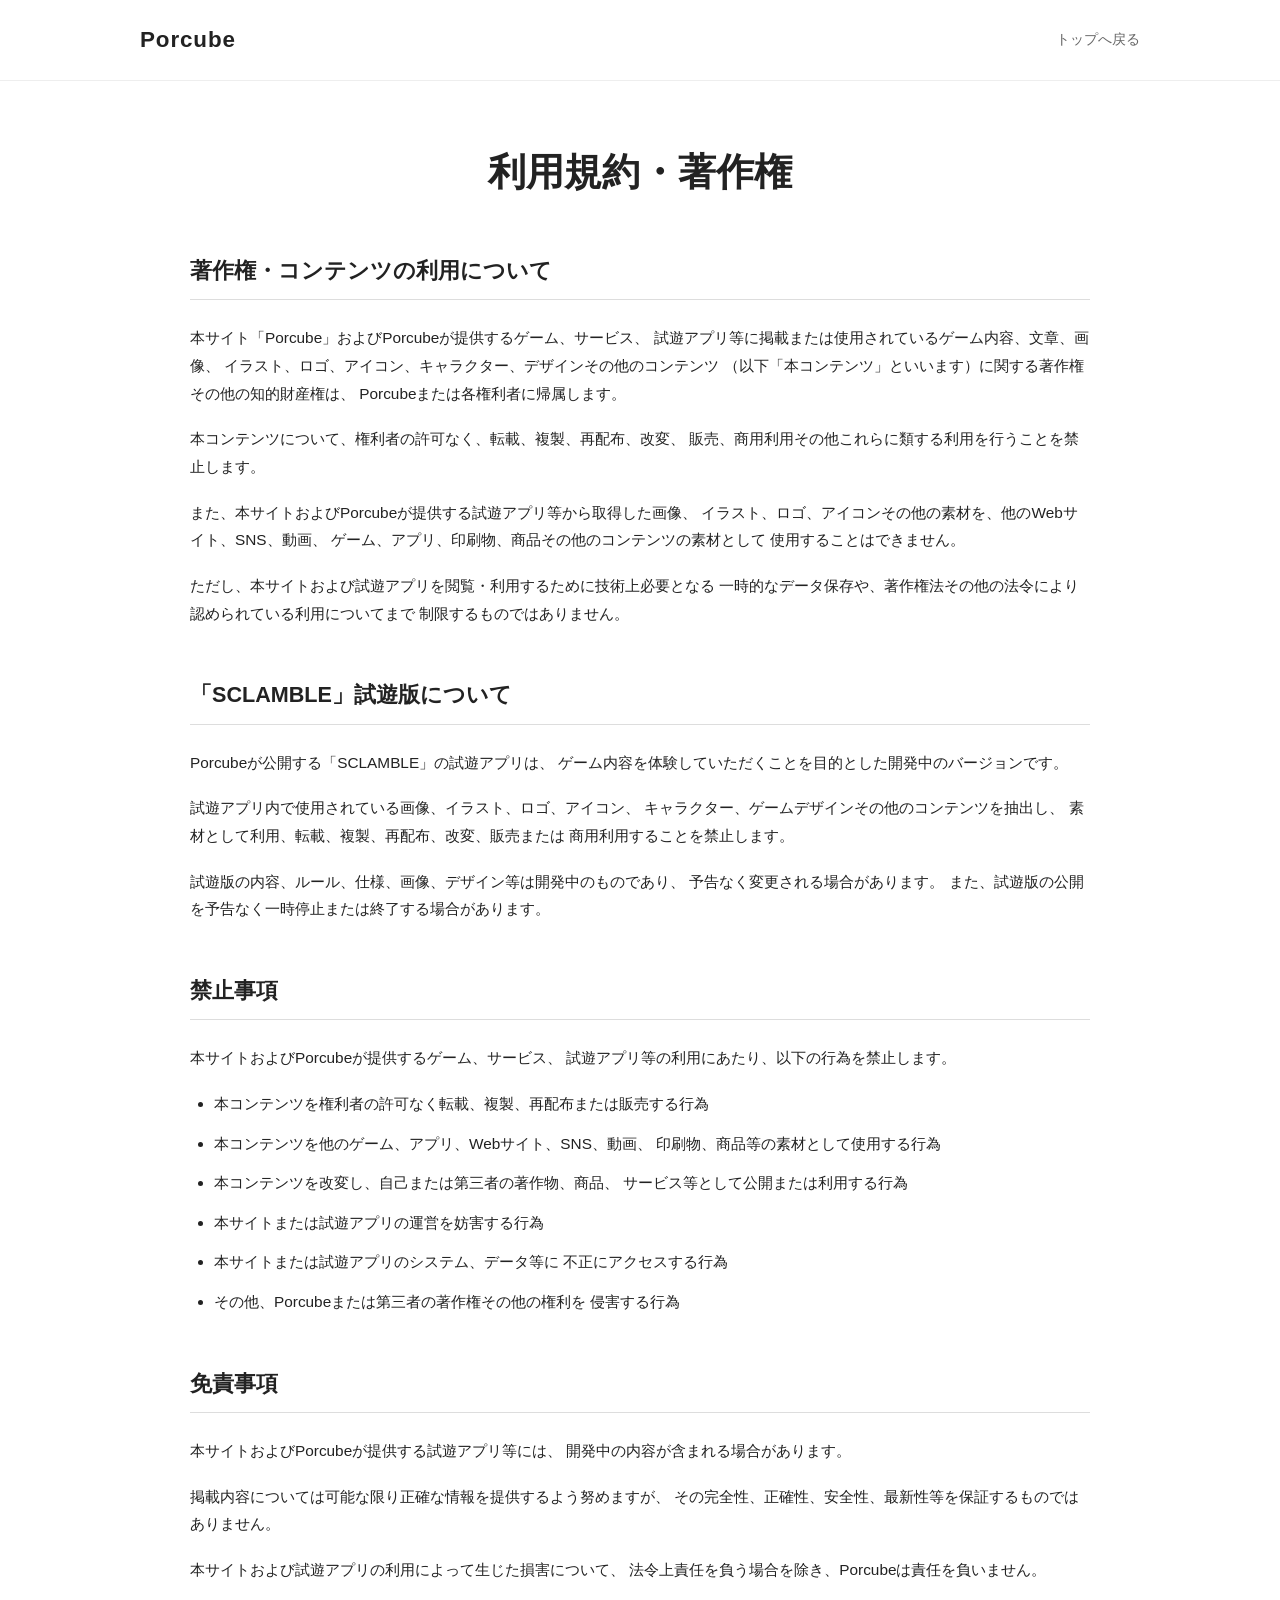
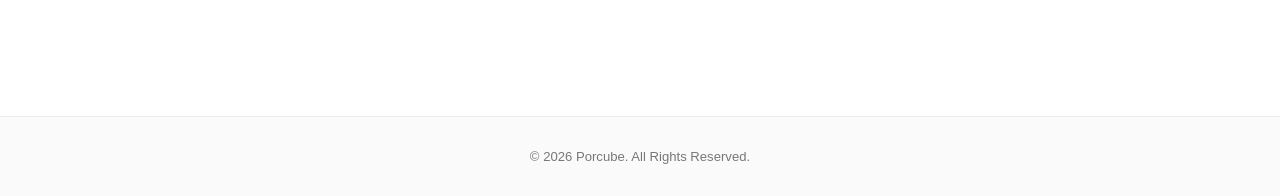
<file: copyright.html>
<!DOCTYPE html>
<html lang="ja">
<head>
  <meta charset="UTF-8">
  <meta name="viewport" content="width=device-width, initial-scale=1.0">

  <title>利用規約・著作権 | Porcube</title>

  <meta
    name="description"
    content="PorcubeおよびPorcubeが提供するゲーム・試遊アプリに関する著作権、コンテンツ利用、禁止事項、免責事項についてご案内します。"
  >

  <style>
    * {
      box-sizing: border-box;
    }

    html {
      scroll-behavior: smooth;
    }

    body {
      margin: 0;
      font-family:
        -apple-system,
        BlinkMacSystemFont,
        "Hiragino Kaku Gothic ProN",
        "Hiragino Sans",
        "Yu Gothic",
        "YuGothic",
        "Meiryo",
        sans-serif;
      background: #ffffff;
      color: #222222;
      line-height: 1.8;
    }

    a {
      color: inherit;
    }

    .site-header {
      border-bottom: 1px solid #eeeeee;
      background: #ffffff;
    }

    .header-inner {
      width: min(100% - 40px, 1000px);
      margin: 0 auto;
      padding: 20px 0;
      display: flex;
      align-items: center;
      justify-content: space-between;
      gap: 20px;
    }

    .site-logo {
      margin: 0;
      font-size: 1.4rem;
      font-weight: 700;
      letter-spacing: 0.04em;
    }

    .site-logo a {
      color: #222222;
      text-decoration: none;
    }

    .back-link {
      font-size: 0.9rem;
      color: #666666;
      text-decoration: none;
    }

    .back-link:hover {
      text-decoration: underline;
    }

    .terms-page {
      padding: 64px 20px 80px;
    }

    .terms-container {
      max-width: 900px;
      margin: 0 auto;
    }

    .page-title {
      margin: 0 0 56px;
      font-size: clamp(1.8rem, 5vw, 2.4rem);
      line-height: 1.4;
      text-align: center;
    }

    .terms-section {
      margin-bottom: 52px;
    }

    .terms-section h2 {
      margin: 0 0 24px;
      padding-bottom: 12px;
      border-bottom: 1px solid #dddddd;
      font-size: 1.35rem;
      line-height: 1.5;
    }

    .terms-section p {
      margin: 0 0 18px;
      font-size: 0.96rem;
    }

    .terms-section ul {
      margin: 0;
      padding-left: 1.5em;
    }

    .terms-section li {
      margin-bottom: 12px;
      font-size: 0.96rem;
    }

    .copyright-notice {
      margin-top: 72px;
      padding-top: 28px;
      border-top: 1px solid #dddddd;
      text-align: center;
      color: #666666;
      font-size: 0.88rem;
    }

    .site-footer {
      border-top: 1px solid #eeeeee;
      background: #fafafa;
    }

    .footer-inner {
      width: min(100% - 40px, 1000px);
      margin: 0 auto;
      padding: 28px 0;
      text-align: center;
      font-size: 0.82rem;
      color: #777777;
    }

    .footer-inner p {
      margin: 0;
    }

    @media (max-width: 600px) {
      .header-inner {
        padding: 16px 0;
      }

      .site-logo {
        font-size: 1.2rem;
      }

      .terms-page {
        padding: 44px 20px 60px;
      }

      .page-title {
        margin-bottom: 42px;
      }

      .terms-section {
        margin-bottom: 42px;
      }

      .terms-section h2 {
        font-size: 1.2rem;
      }

      .terms-section p,
      .terms-section li {
        font-size: 0.92rem;
      }
    }
  </style>

<!-- Google tag (gtag.js) -->
<script async src="https://www.googletagmanager.com/gtag/js?id=G-260PDCBPMC"></script>
<script>
  window.dataLayer = window.dataLayer || [];
  function gtag(){dataLayer.push(arguments);}
  gtag('js', new Date());

  gtag('config', 'G-260PDCBPMC');
</script>
</head>

<body>

  <header class="site-header">
    <div class="header-inner">
      <p class="site-logo">
        <a href="index.html">Porcube</a>
      </p>

      <a class="back-link" href="index.html">
        トップへ戻る
      </a>
    </div>
  </header>

  <main class="terms-page">
    <div class="terms-container">

      <h1 class="page-title">
        利用規約・著作権
      </h1>

      <section class="terms-section">
        <h2>著作権・コンテンツの利用について</h2>

        <p>
          本サイト「Porcube」およびPorcubeが提供するゲーム、サービス、
          試遊アプリ等に掲載または使用されているゲーム内容、文章、画像、
          イラスト、ロゴ、アイコン、キャラクター、デザインその他のコンテンツ
          （以下「本コンテンツ」といいます）に関する著作権その他の知的財産権は、
          Porcubeまたは各権利者に帰属します。
        </p>

        <p>
          本コンテンツについて、権利者の許可なく、転載、複製、再配布、改変、
          販売、商用利用その他これらに類する利用を行うことを禁止します。
        </p>

        <p>
          また、本サイトおよびPorcubeが提供する試遊アプリ等から取得した画像、
          イラスト、ロゴ、アイコンその他の素材を、他のWebサイト、SNS、動画、
          ゲーム、アプリ、印刷物、商品その他のコンテンツの素材として
          使用することはできません。
        </p>

        <p>
          ただし、本サイトおよび試遊アプリを閲覧・利用するために技術上必要となる
          一時的なデータ保存や、著作権法その他の法令により認められている利用についてまで
          制限するものではありません。
        </p>
      </section>

      <section class="terms-section">
        <h2>「SCLAMBLE」試遊版について</h2>

        <p>
          Porcubeが公開する「SCLAMBLE」の試遊アプリは、
          ゲーム内容を体験していただくことを目的とした開発中のバージョンです。
        </p>

        <p>
          試遊アプリ内で使用されている画像、イラスト、ロゴ、アイコン、
          キャラクター、ゲームデザインその他のコンテンツを抽出し、
          素材として利用、転載、複製、再配布、改変、販売または
          商用利用することを禁止します。
        </p>

        <p>
          試遊版の内容、ルール、仕様、画像、デザイン等は開発中のものであり、
          予告なく変更される場合があります。
          また、試遊版の公開を予告なく一時停止または終了する場合があります。
        </p>
      </section>

      <section class="terms-section">
        <h2>禁止事項</h2>

        <p>
          本サイトおよびPorcubeが提供するゲーム、サービス、
          試遊アプリ等の利用にあたり、以下の行為を禁止します。
        </p>

        <ul>
          <li>
            本コンテンツを権利者の許可なく転載、複製、再配布または販売する行為
          </li>

          <li>
            本コンテンツを他のゲーム、アプリ、Webサイト、SNS、動画、
            印刷物、商品等の素材として使用する行為
          </li>

          <li>
            本コンテンツを改変し、自己または第三者の著作物、商品、
            サービス等として公開または利用する行為
          </li>

          <li>
            本サイトまたは試遊アプリの運営を妨害する行為
          </li>

          <li>
            本サイトまたは試遊アプリのシステム、データ等に
            不正にアクセスする行為
          </li>

          <li>
            その他、Porcubeまたは第三者の著作権その他の権利を
            侵害する行為
          </li>
        </ul>
      </section>

      <section class="terms-section">
        <h2>免責事項</h2>

        <p>
          本サイトおよびPorcubeが提供する試遊アプリ等には、
          開発中の内容が含まれる場合があります。
        </p>

        <p>
          掲載内容については可能な限り正確な情報を提供するよう努めますが、
          その完全性、正確性、安全性、最新性等を保証するものではありません。
        </p>

        <p>
          本サイトおよび試遊アプリの利用によって生じた損害について、
          法令上責任を負う場合を除き、Porcubeは責任を負いません。
        </p>
      </section>

    </div>
  </main>

  <footer class="site-footer">
    <div class="footer-inner">
      <p>
        &copy; 2026 Porcube. All Rights Reserved.
      </p>
    </div>
  </footer>

</body>
</html>
</file>
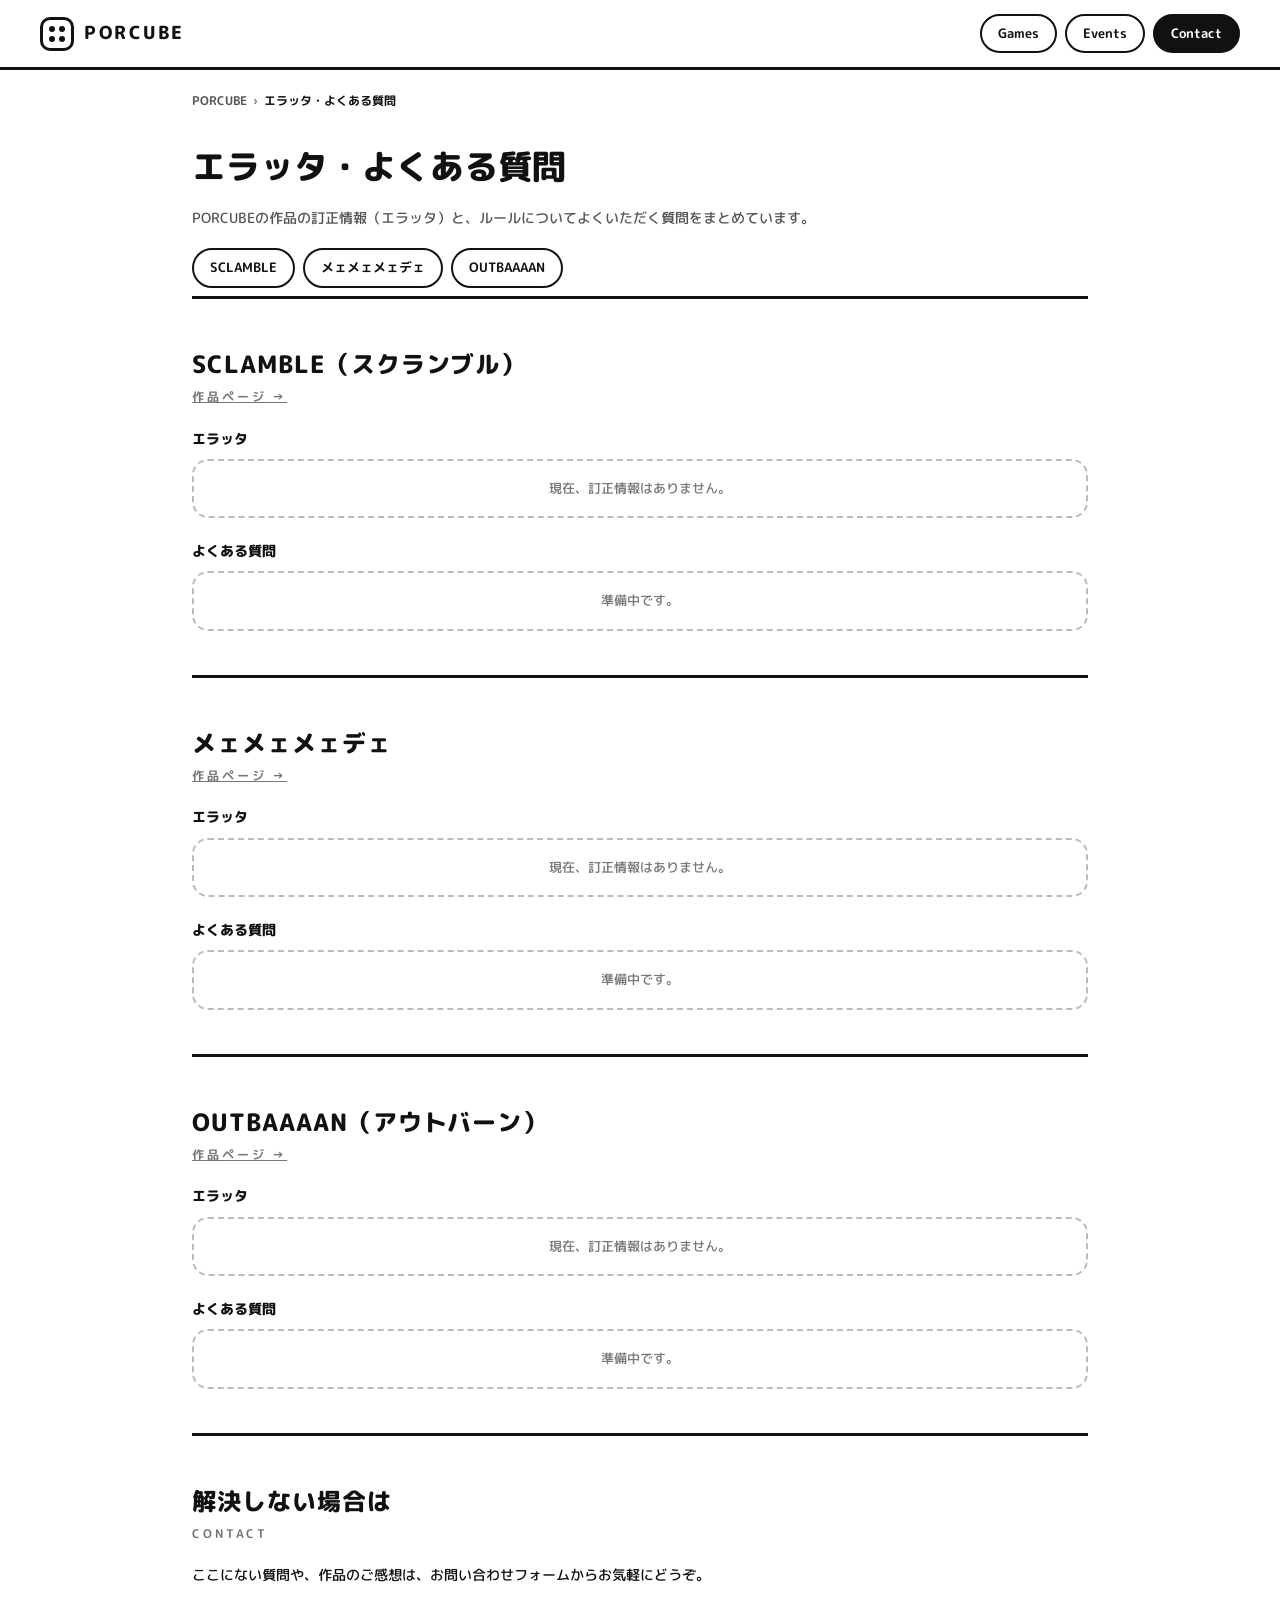
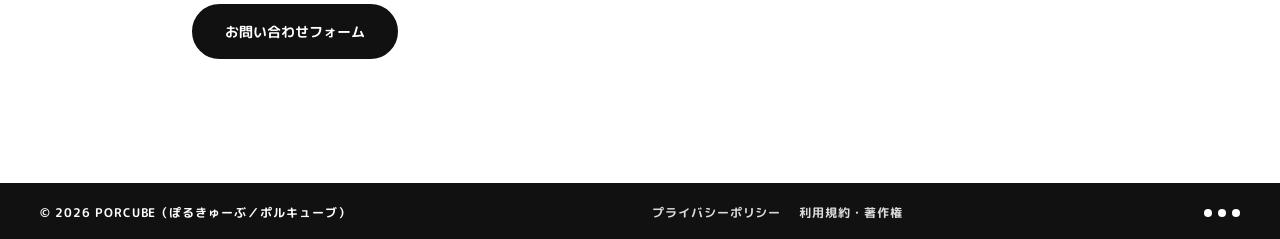
<file: errata.html>
<!DOCTYPE html>
<html lang="ja">
<head>
<meta charset="UTF-8">
<meta name="viewport" content="width=device-width, initial-scale=1.0">
<title>エラッタ・よくある質問｜PORCUBE（ぽるきゅーぶ）</title>
<meta name="description" content="ボードゲーム制作サークルPORCUBE（ぽるきゅーぶ／ポルキューブ）の作品「SCLAMBLE」「メェメェメェデェ」「OUTBAAAAN」の訂正情報（エラッタ）とルールに関するよくある質問です。">
<link rel="canonical" href="https://porcube.github.io/errata.html">
<link rel="icon" href="assets/logo.png">
<meta property="og:type" content="article">
<meta property="og:url" content="https://porcube.github.io/errata.html">
<meta property="og:site_name" content="PORCUBE（ぽるきゅーぶ）">
<meta property="og:title" content="エラッタ・よくある質問｜PORCUBE">
<meta property="og:image" content="https://porcube.github.io/assets/logo.png">
<link rel="preconnect" href="https://fonts.googleapis.com">
<link rel="preconnect" href="https://fonts.gstatic.com" crossorigin>
<link href="https://fonts.googleapis.com/css2?family=M+PLUS+Rounded+1c:wght@400;500;700;800&display=swap" rel="stylesheet">
<link rel="stylesheet" href="css/style.css">
<!-- Google tag (gtag.js) -->
<script async src="https://www.googletagmanager.com/gtag/js?id=G-260PDCBPMC"></script>
<script>
  window.dataLayer = window.dataLayer || [];
  function gtag(){dataLayer.push(arguments);}
  gtag('js', new Date());

  gtag('config', 'G-260PDCBPMC');
</script>
</head>

<body>

<header class="site-header">
  <a class="brand" href="./" aria-label="PORCUBE トップへ">
    <span class="brand-die" aria-hidden="true">
      <span class="pip"></span><span class="pip"></span><span class="pip"></span><span class="pip"></span>
    </span>
    <span class="brand-name">PORCUBE</span>
  </a>
  <nav class="site-nav" aria-label="メインナビゲーション">
    <a class="nav-pill" href="./#games">Games</a>
    <a class="nav-pill" href="./#events">Events</a>
    <a class="nav-pill nav-pill--solid" href="./#contact">Contact</a>
  </nav>
</header>

<main class="detail">
  <nav class="breadcrumb" aria-label="パンくずリスト">
    <a href="./">PORCUBE</a><span aria-hidden="true">›</span><span aria-current="page">エラッタ・よくある質問</span>
  </nav>

  <h1 class="detail-page-title">エラッタ・よくある質問</h1>
  <p class="detail-page-lead">PORCUBEの作品の訂正情報（エラッタ）と、ルールについてよくいただく質問をまとめています。</p>
  <nav class="errata-toc" aria-label="作品ごとの目次">
    <a class="nav-pill" href="#sclamble">SCLAMBLE</a>
    <a class="nav-pill" href="#mememeday">メェメェメェデェ</a>
    <a class="nav-pill" href="#outbaaaan">OUTBAAAAN</a>
  </nav>

  <!--
    ▼ 書き方
    エラッタを追加するときは、各作品の「errata-empty」の行を消して、次の形で書きます。
      <dl class="errata-item">
        <dt>説明書 2ページ「ゲームの準備」</dt>
        <dd>誤：〇〇〇〇</dd>
        <dd>正：〇〇〇〇</dd>
      </dl>

    よくある質問を追加するときは、「errata-empty」の行を消して、次の形で書きます。
      <details class="faq-item">
        <summary>Q. 〇〇のときはどうなりますか？</summary>
        <div><p>A. 〇〇〇〇です。</p></div>
      </details>
  -->

  <section id="sclamble" class="detail-section">
    <div class="detail-section-head">
      <h2>SCLAMBLE（スクランブル）</h2>
      <p class="section-sub"><a href="games/sclamble.html">作品ページ →</a></p>
    </div>
    <h3 class="detail-h3">エラッタ</h3>
    <p class="errata-empty">現在、訂正情報はありません。</p>
    <h3 class="detail-h3" style="margin-top:20px;">よくある質問</h3>
    <p class="errata-empty">準備中です。</p>
  </section>

  <section id="mememeday" class="detail-section">
    <div class="detail-section-head">
      <h2>メェメェメェデェ</h2>
      <p class="section-sub"><a href="games/mememeday.html">作品ページ →</a></p>
    </div>
    <h3 class="detail-h3">エラッタ</h3>
    <p class="errata-empty">現在、訂正情報はありません。</p>
    <h3 class="detail-h3" style="margin-top:20px;">よくある質問</h3>
    <p class="errata-empty">準備中です。</p>
  </section>

  <section id="outbaaaan" class="detail-section">
    <div class="detail-section-head">
      <h2>OUTBAAAAN（アウトバーン）</h2>
      <p class="section-sub"><a href="games/outbaaaan.html">作品ページ →</a></p>
    </div>
    <h3 class="detail-h3">エラッタ</h3>
    <p class="errata-empty">現在、訂正情報はありません。</p>
    <h3 class="detail-h3" style="margin-top:20px;">よくある質問</h3>
    <p class="errata-empty">準備中です。</p>
  </section>

  <section class="detail-section">
    <div class="detail-section-head">
      <h2>解決しない場合は</h2>
      <p class="section-sub">Contact</p>
    </div>
    <p class="detail-prose" style="font-size:14px;">ここにない質問や、作品のご感想は、お問い合わせフォームからお気軽にどうぞ。</p>
    <p style="margin-top:16px;"><a class="btn btn--solid" href="https://docs.google.com/forms/d/e/1FAIpQLSclqo1ItKphMG6NdHj0ysAzMCogmRO4hHRHdxxAg83wrEtpwA/viewform" target="_blank" rel="noopener">お問い合わせフォーム</a></p>
  </section>
</main>

<footer class="site-footer">
  <span>© <span id="year">2026</span> PORCUBE（ぽるきゅーぶ／ポルキューブ）</span>
  <span class="footer-links">
    <a href="privacy.html">プライバシーポリシー</a>
    <a href="copyright.html">利用規約・著作権</a>
  </span>
  <span class="footer-pips" aria-hidden="true"><span></span><span></span><span></span></span>
</footer>
<script>document.getElementById("year").textContent = new Date().getFullYear();</script>

</body>
</html>
</file>
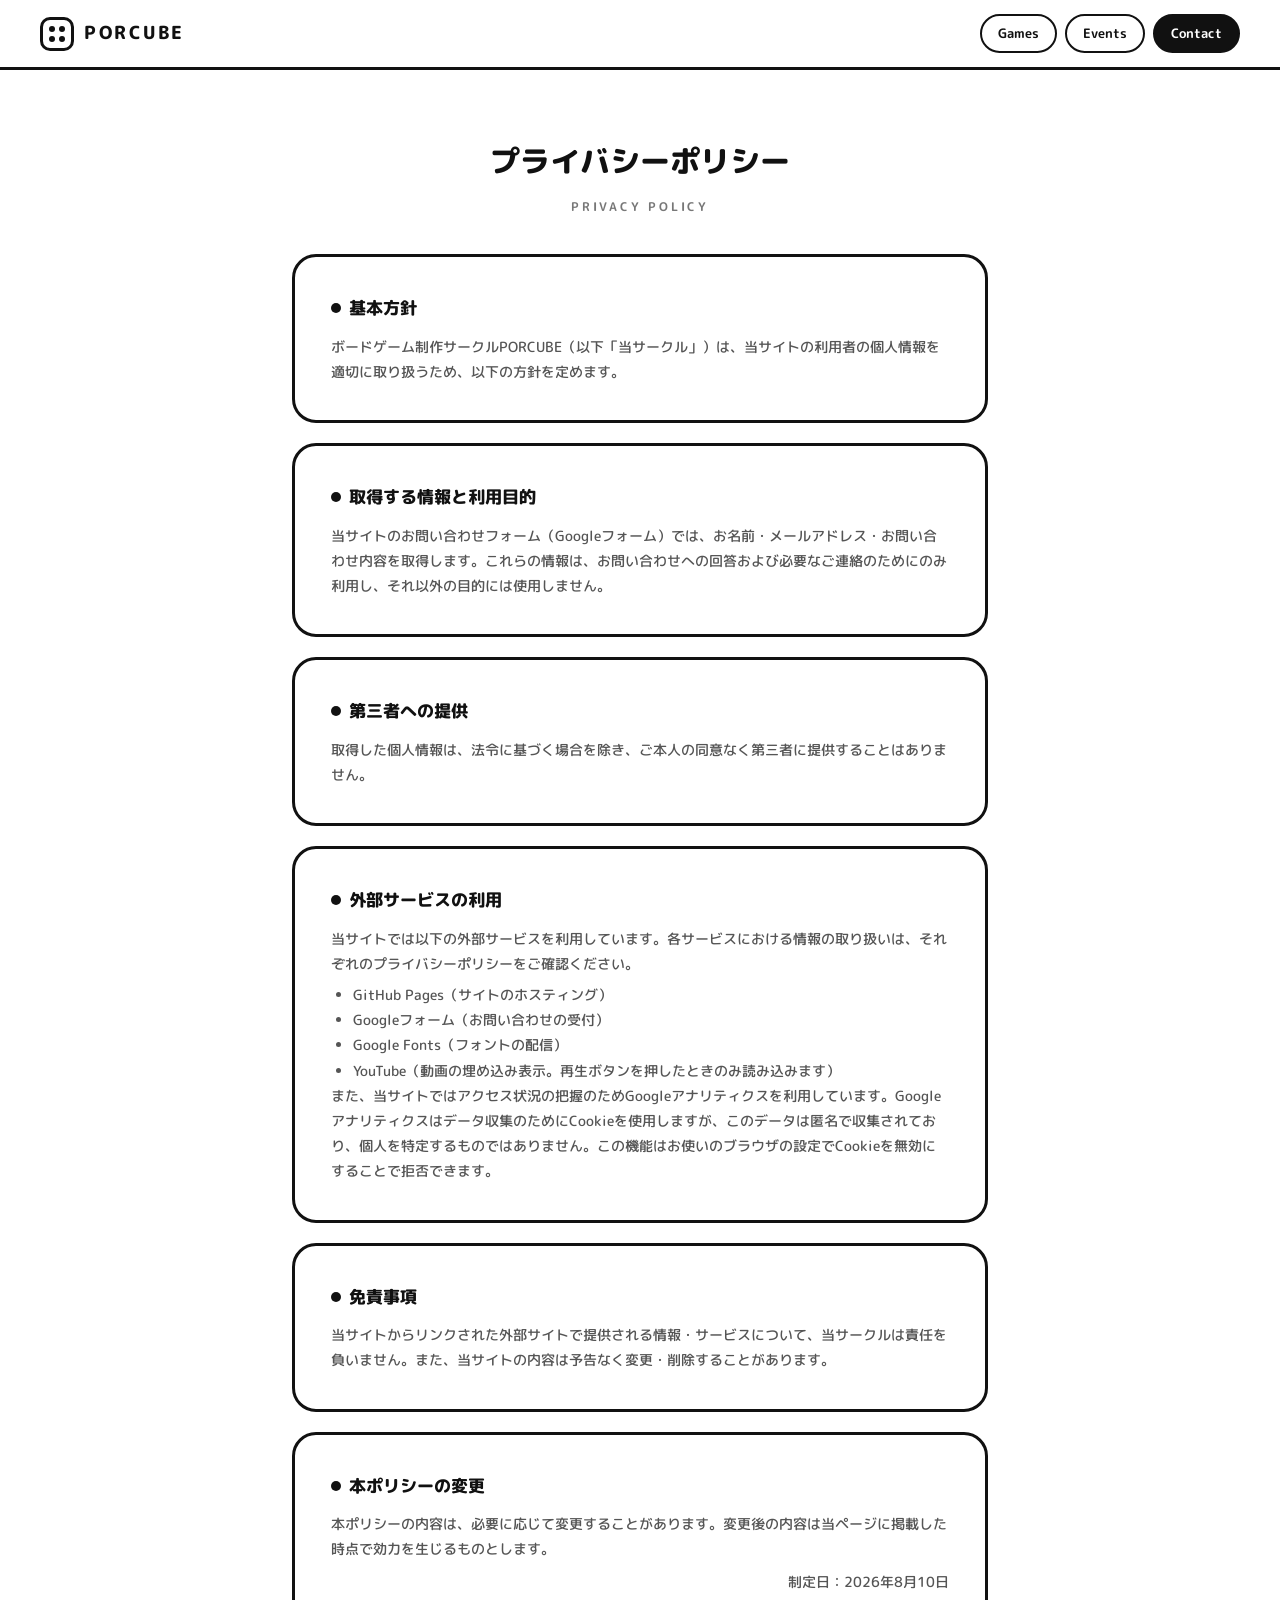
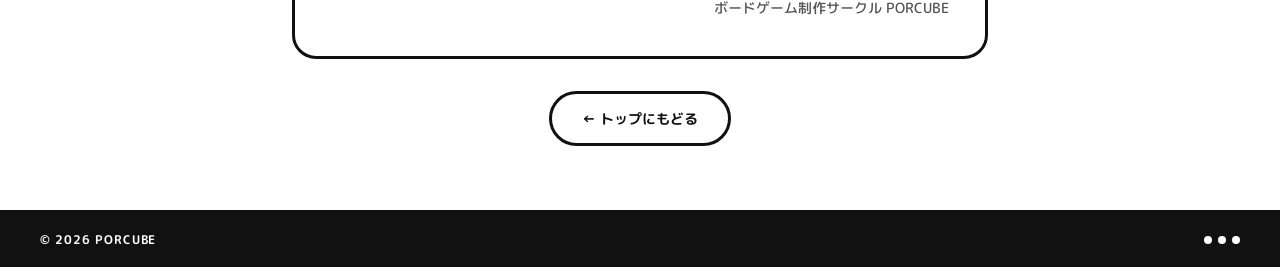
<file: privacy.html>
<!DOCTYPE html>
<html lang="ja">
<head>
<meta charset="UTF-8">
<meta name="viewport" content="width=device-width, initial-scale=1.0">
<title>プライバシーポリシー｜PORCUBE</title>
<meta name="description" content="ボードゲーム制作サークルPORCUBEのプライバシーポリシーです。">
<meta name="robots" content="noindex">
<link rel="icon" href="assets/logo.png">
<link rel="preconnect" href="https://fonts.googleapis.com">
<link rel="preconnect" href="https://fonts.gstatic.com" crossorigin>
<link href="https://fonts.googleapis.com/css2?family=M+PLUS+Rounded+1c:wght@400;500;700;800&display=swap" rel="stylesheet">
<link rel="stylesheet" href="css/style.css">
<style>
/* ---- 下層ページ用の追加スタイル ---- */
.page-main { max-width: 760px; margin: 0 auto; padding: clamp(40px, 6vw, 64px) clamp(16px, 4vw, 32px); }
.page-title { text-align: center; margin-bottom: 8px; font-size: clamp(24px, 4vw, 30px); font-weight: 800; }
.page-sub { text-align: center; font-size: 12px; font-weight: 700; letter-spacing: .24em; color: var(--gray); text-transform: uppercase; margin-bottom: 36px; }
.policy-card { border: var(--line) solid var(--ink); border-radius: var(--radius-lg); padding: clamp(24px, 4vw, 36px); margin-bottom: 20px; }
.policy-card h2 { font-size: 17px; font-weight: 800; margin-bottom: 10px; display: flex; align-items: center; gap: 8px; }
.policy-card h2::before { content: ""; width: 10px; height: 10px; background: var(--ink); border-radius: 50%; flex: 0 0 10px; }
.policy-card p, .policy-card li { font-size: 14px; color: var(--gray-dark); }
.policy-card ul { padding-left: 1.4em; margin-top: 6px; }
.policy-card a { color: var(--ink); font-weight: 700; }
.policy-date { text-align: right; font-size: 12px; color: var(--gray); margin-top: 8px; }
.back-link { display: block; width: fit-content; margin: 32px auto 0; }
</style>
</head>
<body>

<header class="site-header">
  <a class="brand" href="index.html" aria-label="PORCUBE トップへ">
    <span class="brand-die" aria-hidden="true">
      <span class="pip"></span><span class="pip"></span><span class="pip"></span><span class="pip"></span>
    </span>
    <span class="brand-name">PORCUBE</span>
  </a>
  <nav class="site-nav" aria-label="メインナビゲーション">
    <a class="nav-pill" href="index.html#games">Games</a>
    <a class="nav-pill" href="index.html#events">Events</a>
    <a class="nav-pill nav-pill--solid" href="index.html#contact">Contact</a>
  </nav>
</header>

<main class="page-main">
  <h1 class="page-title">プライバシーポリシー</h1>
  <p class="page-sub">Privacy Policy</p>

  <div class="policy-card">
    <h2>基本方針</h2>
    <p>ボードゲーム制作サークルPORCUBE（以下「当サークル」）は、当サイトの利用者の個人情報を適切に取り扱うため、以下の方針を定めます。</p>
  </div>

  <div class="policy-card">
    <h2>取得する情報と利用目的</h2>
    <p>当サイトのお問い合わせフォーム（Googleフォーム）では、お名前・メールアドレス・お問い合わせ内容を取得します。これらの情報は、お問い合わせへの回答および必要なご連絡のためにのみ利用し、それ以外の目的には使用しません。</p>
  </div>

  <div class="policy-card">
    <h2>第三者への提供</h2>
    <p>取得した個人情報は、法令に基づく場合を除き、ご本人の同意なく第三者に提供することはありません。</p>
  </div>

  <div class="policy-card">
    <h2>外部サービスの利用</h2>
    <p>当サイトでは以下の外部サービスを利用しています。各サービスにおける情報の取り扱いは、それぞれのプライバシーポリシーをご確認ください。</p>
    <ul>
      <li>GitHub Pages（サイトのホスティング）</li>
      <li>Googleフォーム（お問い合わせの受付）</li>
      <li>Google Fonts（フォントの配信）</li>
      <li>YouTube（動画の埋め込み表示。再生ボタンを押したときのみ読み込みます）</li>
    </ul>
    <p>また、当サイトではアクセス状況の把握のためGoogleアナリティクスを利用しています。Googleアナリティクスはデータ収集のためにCookieを使用しますが、このデータは匿名で収集されており、個人を特定するものではありません。この機能はお使いのブラウザの設定でCookieを無効にすることで拒否できます。</p>
  </div>

  <div class="policy-card">
    <h2>免責事項</h2>
    <p>当サイトからリンクされた外部サイトで提供される情報・サービスについて、当サークルは責任を負いません。また、当サイトの内容は予告なく変更・削除することがあります。</p>
  </div>

  <div class="policy-card">
    <h2>本ポリシーの変更</h2>
    <p>本ポリシーの内容は、必要に応じて変更することがあります。変更後の内容は当ページに掲載した時点で効力を生じるものとします。</p>
    <p class="policy-date">制定日：2026年8月10日<br>ボードゲーム制作サークル PORCUBE</p>
  </div>

  <a class="btn back-link" href="index.html">← トップにもどる</a>
</main>

<footer class="site-footer">
  <span>© <span id="year"></span> PORCUBE</span>
  <span class="footer-pips" aria-hidden="true"><span></span><span></span><span></span></span>
</footer>

<script>document.getElementById("year").textContent = new Date().getFullYear();</script>
</body>
</html>
</file>
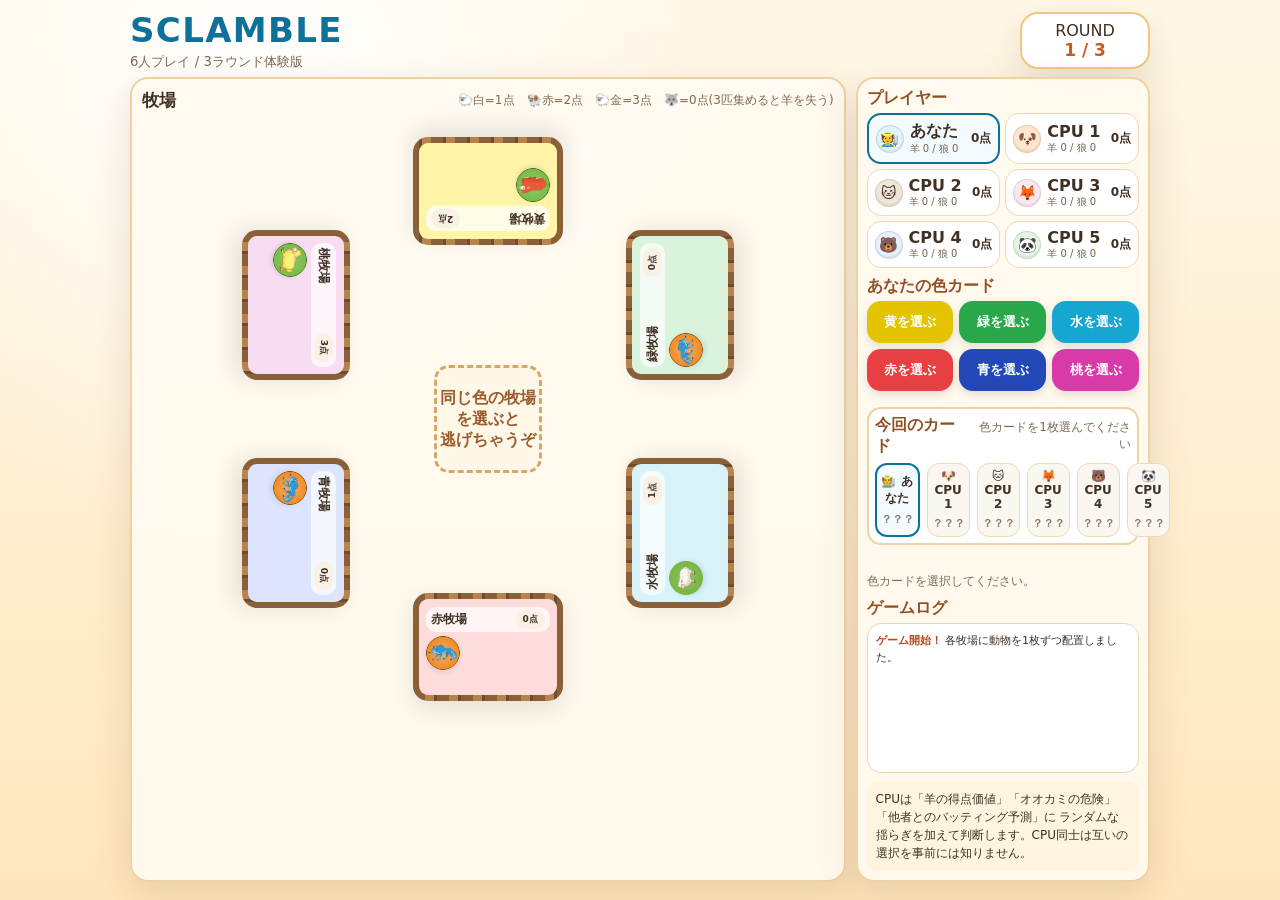
<file: apps/sclamble-test.html>
<!DOCTYPE html>
<html lang="ja">
<head>
<meta charset="UTF-8" />
<meta name="viewport" content="width=device-width, initial-scale=1.0" />
<title>SCLAMBLE 3ラウンド体験版</title>
<style>
  :root{
    --bg:#fff4df;
    --paper:#fffaf0;
    --ink:#3f3024;
    --accent:#c85a24;
    --accent2:#f4ae45;
    --line:#e6c796;
    --shadow:0 14px 40px rgba(93,59,27,.14);
  }
  *{box-sizing:border-box}
  body{
    margin:0;
    font-family: ui-rounded, "Hiragino Maru Gothic ProN", "Yu Gothic", system-ui, sans-serif;
    color:var(--ink);
    background:
      radial-gradient(circle at 20% 10%, rgba(255,255,255,.95), transparent 35%),
      linear-gradient(180deg,#fff8e8,#ffe6bd);
    min-height:100vh;
  }
  .app{
    max-width:1040px;
    margin:0 auto;
    padding:10px;
  }
  header{
    display:flex;
    justify-content:space-between;
    align-items:center;
    gap:8px;
    margin-bottom:6px;
  }
  .brand h1{
    margin:0;
    font-size:clamp(24px,3vw,34px);
    letter-spacing:.04em;
    color:#0d7199;
    text-shadow:0 2px 0 white;
  }
  .brand small{display:block;color:#7e6a55;margin-top:3px}
  .roundbox{
    background:#fff;
    border:2px solid #f0c77e;
    border-radius:18px;
    padding:7px 10px;
    min-width:130px;
    text-align:center;
    box-shadow:var(--shadow);
  }
  .roundbox strong{font-size:17px;color:var(--accent)}
  .layout{
    display:grid;
    grid-template-columns:minmax(0,1.75fr) minmax(250px,.72fr);
    gap:10px;
  }
  .panel{
    background:rgba(255,250,240,.95);
    border:2px solid #efd2a2;
    border-radius:18px;
    box-shadow:var(--shadow);
  }
  .board-panel{padding:10px}
  .board-title{
    display:flex;justify-content:space-between;align-items:center;gap:12px;
    margin-bottom:7px;
  }
  .board-title h2{margin:0;font-size:17px}
  .legend{font-size:12px;color:#7f6a52}
  .board-wrap{
    position:relative;
    aspect-ratio:1/1;
    max-width:600px;
    margin:0 auto;
  }
  .center-card{
    position:absolute;
    inset:41% 41%;
    border-radius:15px;
    display:flex;align-items:center;justify-content:center;
    background:#fff7e7;
    border:3px dashed #d7a765;
    text-align:center;
    font-weight:800;
    color:#9c5b2d;
    z-index:2;
  }
  .pasture{
    position:absolute;
    width:25%;
    min-height:18%;
    transform:translate(-50%,-50%) rotate(var(--rotation, 0deg));
    border-radius:15px;
    padding:8px 7px 7px;
    box-shadow:0 8px 22px rgba(0,0,0,.10);
    border:6px solid transparent;
    background:
      linear-gradient(var(--pasture-soft),var(--pasture-soft)) padding-box,
      repeating-linear-gradient(
        90deg,
        #8a6038 0 12px,
        #b9834d 12px 21px,
        #704b2c 21px 24px
      ) border-box;
    transition:.2s transform,.2s box-shadow;
  }
  .pasture.battled{
    transform:translate(-50%,-50%) rotate(var(--rotation, 0deg)) scale(1.05);
    box-shadow:0 0 0 8px rgba(255,72,72,.16),0 10px 28px rgba(0,0,0,.12);
  }
  .pasture.target{
    box-shadow:0 0 0 6px rgba(255,179,0,.20),0 10px 28px rgba(0,0,0,.12);
  }
  .pasture h3{
    margin:0 0 4px;
    display:flex;justify-content:space-between;align-items:center;
    font-size:12px;
    background:rgba(255,255,255,.72);
    border-radius:10px;
    padding:3px 5px;
  }
  .pasture .score{
    font-size:9px;background:#f8f1e4;border-radius:999px;padding:3px 7px;
  }
  .choice-icons{
    display:flex;
    flex-wrap:wrap;
    gap:4px;
    margin:0 0 6px;
    min-height:20px;
  }
  .choice-icon{
    width:22px;
    height:22px;
    border-radius:50%;
    display:flex;
    align-items:center;
    justify-content:center;
    font-size:12px;
    background:rgba(255,255,255,.92);
    border:1px solid rgba(87,63,37,.18);
    box-shadow:0 1px 2px rgba(0,0,0,.08);
  }
  .chips{
    display:flex;flex-wrap:wrap;gap:5px;
    min-height:52px;align-content:flex-start;
  }
  .chip{
    width:34px;height:34px;border-radius:50%;
    display:flex;align-items:center;justify-content:center;
    border:none;
    background:transparent;
    position:relative;
    box-shadow:0 2px 5px rgba(0,0,0,.10);
    overflow:visible;
  }
  .chip img{
    width:100%;
    height:100%;
    display:block;
    object-fit:contain;
    border-radius:50%;
  }
  .side{padding:9px;display:flex;flex-direction:column;gap:8px}
  .section-title{font-weight:800;color:#915026;margin-bottom:4px}
  .players{display:grid;grid-template-columns:repeat(2,minmax(0,1fr));gap:5px}
  .step-help{
    margin-top:6px;
    font-size:12px;
    color:#7f6a52;
    line-height:1.45;
  }
  .player{
    display:grid;grid-template-columns:auto 1fr auto;
    gap:6px;align-items:center;
    padding:6px 7px;background:white;border-radius:14px;border:1px solid #ead8ba; min-width:0;
  }
  .avatar{
    width:28px;height:28px;border-radius:50%;
    display:flex;align-items:center;justify-content:center;
    background:#f4e0bd;font-size:15px;
    border:1px solid rgba(95,70,38,.18);
    box-shadow:inset 0 -2px 0 rgba(0,0,0,.06);
    flex-shrink:0;
  }
  .player.you{border:2px solid #0d7199;background:#f3fbff}
  .hut{font-size:10px;color:#71624f}
  .pts{font-weight:900;font-size:12px}
  .cards{
    display:grid;grid-template-columns:repeat(3,1fr);gap:6px;
  }
  .cardbtn{
    border:none;border-radius:14px;padding:8px 5px;color:white;font-weight:900;
    cursor:pointer;min-height:42px;
    box-shadow:0 4px 10px rgba(0,0,0,.11);
    transition:.15s transform,.15s opacity;
  }
  .cardbtn:hover{transform:translateY(-2px)}
  .cardbtn:disabled{opacity:.35;cursor:not-allowed;transform:none}
  .actionbar{display:flex;gap:6px;flex-wrap:wrap}
  button.primary,button.secondary{
    border:none;border-radius:14px;padding:8px 10px;font-weight:900;cursor:pointer;
  }
  button.primary{background:#c85a24;color:white}
  button.secondary{background:#f2ddbc;color:#68472c}
  .log{
    height:150px;overflow:auto;
    background:#fff;border:1px solid #ead8ba;border-radius:14px;
    padding:8px;font-size:11px;line-height:1.55;
  }
  .log p{margin:0 0 4px}
  .log .major{font-weight:900;color:#b44819}

  .reveal-panel{
    margin-bottom:6px;
    padding:6px;
    border-radius:14px;
    background:#fff;
    border:2px solid #efd2a2;
  }
  .reveal-head{
    display:flex;
    justify-content:space-between;
    align-items:center;
    gap:10px;
    margin-bottom:6px;
  }
  .reveal-head strong{color:#915026}
  #phaseText{
    font-size:12px;
    color:#7f6a52;
    text-align:right;
  }
  .reveal-grid{
    display:grid;
    grid-template-columns:repeat(6,1fr);
    gap:7px;
  }
  .reveal-card{
    border-radius:12px;
    padding:5px 4px;
    text-align:center;
    border:1px solid #ead8ba;
    background:#faf7f0;
    min-height:50px;
    display:flex;
    flex-direction:column;
    justify-content:center;
    gap:5px;
  }
  .reveal-card.you{
    border:2px solid #0d7199;
    background:#f3fbff;
  }
  .reveal-name{
    font-size:12px;
    font-weight:800;
  }
  .reveal-color{
    color:white;
    border-radius:10px;
    padding:5px 3px;
    font-weight:900;
    box-shadow:inset 0 -2px 0 rgba(0,0,0,.10);
  }
  .reveal-hidden{
    color:#8a7a67;
    font-weight:700;
    font-size:11px;
  }


  .choice-strip{
    display:flex;gap:5px;flex-wrap:wrap;margin-top:8px;
  }
  .choice{
    padding:4px 7px;border-radius:999px;color:#fff;font-size:12px;font-weight:800;
  }
  .overlay{
    position:fixed;inset:0;background:rgba(47,32,20,.55);
    display:none;align-items:center;justify-content:center;padding:20px;z-index:20;
  }
  .overlay.show{display:flex}
  .modal{
    background:#fffaf0;border-radius:26px;padding:22px;max-width:620px;width:100%;
    box-shadow:0 24px 70px rgba(0,0,0,.30);
    border:3px solid #efc884;
  }
  .modal h2{margin-top:0;color:#0d7199}
  .results{display:grid;gap:6px;margin:15px 0}
  .result{
    display:flex;justify-content:space-between;align-items:center;
    padding:10px 12px;border-radius:14px;background:#fff;border:1px solid #ead8ba;
  }
  .result.win{border:3px solid #f2b640;background:#fff8d9}
  .cpu-note{
    font-size:12px;line-height:1.5;background:#fff5df;border-radius:12px;padding:9px;
  }

  @media(max-height:780px) and (min-width:861px){
    .log{height:110px}
    .board-wrap{max-width:540px}
    .reveal-card{min-height:50px}
    .cpu-note{font-size:10px;padding:6px}
    .brand small{font-size:11px}
  }

  @media(max-width:860px){
    .layout{grid-template-columns:1fr}
    .board-wrap{max-width:640px}
  }
  @media(max-width:560px){

    .side{display:flex;flex-direction:column}
    .cards-section{order:1}
    .actionbar{order:2}
    .step-help{order:3}
    .players-section{order:4}
    .log-section{order:5}
    .cpu-note{order:6}

    .app{padding:10px}
    .pasture{width:30%;min-height:19%;padding:6px}
    .chip{width:31px;height:31px}
    .choice-icons{gap:3px;margin-bottom:4px;min-height:16px}
    .choice-icon{width:18px;height:18px;font-size:10px}
    .pasture h3{font-size:12px}
    .center-card{inset:41% 41%;font-size:11px}
  }
</style>
</head>
<body>
<div class="app">
  <header>
    <div class="brand">
      <h1>SCLAMBLE</h1>
      <small>6人プレイ / 3ラウンド体験版</small>
    </div>
    <div class="roundbox">
      ROUND<br><strong id="roundLabel">1 / 3</strong>
    </div>
  </header>

  <div class="layout">
    <section class="panel board-panel">
      <div class="board-title">
        <h2>牧場</h2>
        <div class="legend">🐑白=1点　🐏赤=2点　🐑金=3点　🐺=0点(3匹集めると羊を失う)</div>
      </div>

      <div class="board-wrap" id="board">
        <div class="center-card">同じ色の牧場を選ぶと<br>逃げちゃうぞ</div>
      </div>
    </section>

    <aside class="panel side">
      <div class="players-section">
        <div class="section-title">プレイヤー</div>
        <div class="players" id="players"></div>
      </div>

      <div class="cards-section">
        <div class="section-title">あなたの色カード</div>
        <div class="cards" id="cards"></div>
        <div class="choice-strip" id="choiceStrip"></div>
      </div>

      <div class="reveal-panel" id="revealPanel">
        <div class="reveal-head">
          <strong>今回のカード</strong>
          <span id="phaseText">色カードを1枚選んでください</span>
        </div>
        <div class="reveal-grid" id="revealGrid"></div>
      </div>


      <div class="actionbar">
        <button class="primary" id="nextStepBtn" style="display:none">OK</button>
        <button class="secondary" id="resetBtn" style="display:none">最初から</button>
      </div>
      <div class="step-help" id="stepHelp"></div>

      <div class="log-section">
        <div class="section-title">ゲームログ</div>
        <div class="log" id="log"></div>
      </div>

      <div class="cpu-note">
        CPUは「羊の得点価値」「オオカミの危険」「他者とのバッティング予測」に
        ランダムな揺らぎを加えて判断します。CPU同士は互いの選択を事前には知りません。
      </div>
    </aside>
  </div>
</div>

<div class="overlay" id="overlay">
  <div class="modal">
    <h2>体験版 終了！</h2>
    <p>3ラウンド終了です。製品版では全6ラウンド、5・6ラウンド目に各牧場へ2チップ追加されます。</p>
    <div class="results" id="results"></div>
    <button class="primary" id="replayBtn">もう一度遊ぶ</button>
  </div>
</div>

<script>
const COLORS = [
  {id:'yellow', name:'黄', hex:'#e4c400', soft:'#fff4a8'},
  {id:'green',  name:'緑', hex:'#28a84b', soft:'#d9f3dc'},
  {id:'cyan',   name:'水', hex:'#17a6d1', soft:'#d8f2fa'},
  {id:'red',    name:'赤', hex:'#e83f43', soft:'#ffdcdc'},
  {id:'blue',   name:'青', hex:'#2348b8', soft:'#dde4ff'},
  {id:'pink',   name:'桃', hex:'#d83aa8', soft:'#f8dcf1'}
];
const PLAYER_AVATAR_BG = ['#dff4ff','#ffe6cc','#efe6d8','#fde8f2','#e7f0ff','#e3f6e4'];

const ANIMALS = {
  white:{label:'白羊', score:1, img:'../assets/white_chip.jpg'},
  red:{label:'赤羊', score:2, img:'../assets/red_chip.jpg'},
  gold:{label:'金羊', score:3, img:'../assets/gold_chip.jpg'},
  wolf:{label:'オオカミ', score:0, imgLeft:'../assets/wolf_left_chip.jpg', imgRight:'../assets/wolf_right_chip.jpg'}
};

let game;

function freshBag(){
  // 説明書の構成に合わせた48枚：白18 / 赤6 / 金18 / 狼6
  // 向きは左右を均等に近くランダム化
  const spec = [['white',18],['red',6],['gold',18],['wolf',6]];
  let bag = [];
  let id = 0;
  for(const [type,count] of spec){
    for(let i=0;i<count;i++){
      bag.push({id:++id,type,dir:Math.random()<.5?-1:1});
    }
  }
  return shuffle(bag);
}
function shuffle(a){
  a=[...a];
  for(let i=a.length-1;i>0;i--){
    const j=Math.floor(Math.random()*(i+1));
    [a[i],a[j]]=[a[j],a[i]];
  }
  return a;
}
function newGame(){
  const resetBtn=document.getElementById('resetBtn');
  if(resetBtn) resetBtn.style.display='none';
  game = {
    round:1,
    bag:freshBag(),
    pastures:Object.fromEntries(COLORS.map(c=>[c.id,[]])),
    players:[
      {name:'あなた', human:true, avatar:'🧑‍🌾', hut:[]},
      {name:'CPU 1', avatar:'🐶', hut:[]},
      {name:'CPU 2', avatar:'🐱', hut:[]},
      {name:'CPU 3', avatar:'🦊', hut:[]},
      {name:'CPU 4', avatar:'🐻', hut:[]},
      {name:'CPU 5', avatar:'🐼', hut:[]},
    ],
    currentChoices:null,
    pendingCounts:null,
    pendingBattled:[],
    step:'choose',
    busy:false
  };
  COLORS.forEach(c=>drawTo(c.id,1));
  clearLog();
  log('<span class="major">ゲーム開始！</span> 各牧場に動物を1枚ずつ配置しました。');
  render();
}
function drawTo(colorId,n){
  for(let i=0;i<n;i++){
    if(!game.bag.length) break;
    game.pastures[colorId].push(game.bag.pop());
  }
}
function scoreChips(chips){
  return chips.reduce((s,ch)=>s+ANIMALS[ch.type].score,0);
}
function countType(chips,type){
  return chips.filter(c=>c.type===type).length;
}
function render(){
  renderBoard();
  renderPlayers();
  renderCards();
  renderReveal();
  document.getElementById('roundLabel').textContent = `${game.round} / 3`;
}

function renderReveal(){
  const grid=document.getElementById('revealGrid');
  const phase=document.getElementById('phaseText');
  const stepBtn=document.getElementById('nextStepBtn');
  const help=document.getElementById('stepHelp');

  if(game.step==='locked'){
    grid.innerHTML=game.players.map((p,i)=>{
      if(i===0){
        const c=COLORS.find(x=>x.id===game.currentChoices[0]);
        return `<div class="reveal-card you">
          <div class="reveal-name">${game.players[0].avatar} あなた</div>
          <div class="reveal-color" style="background:${c.hex}">${c.name}カード</div>
        </div>`;
      }
      return `<div class="reveal-card">
        <div class="reveal-name">${p.avatar || '🤖'} ${p.name}</div>
        <div class="reveal-hidden">選択済み</div>
      </div>`;
    }).join('');
  }else if(game.currentChoices){
    grid.innerHTML=game.currentChoices.map((id,i)=>{
      const c=COLORS.find(x=>x.id===id);
      const label=i===0?`${game.players[0].avatar} あなた`:`${game.players[i].avatar || '🤖'} CPU ${i}`;
      return `<div class="reveal-card ${i===0?'you':''}">
        <div class="reveal-name">${label}</div>
        <div class="reveal-color" style="background:${c.hex}">${c.name}カード</div>
      </div>`;
    }).join('');
  }else{
    grid.innerHTML=game.players.map((p,i)=>`
      <div class="reveal-card ${i===0?'you':''}">
        <div class="reveal-name">${p.avatar || '🤖'} ${p.name}</div>
        <div class="reveal-hidden">？？？</div>
      </div>`).join('');
  }

  const phases={
    choose:'色カードを1枚選んでください',
    locked:'全員がカードを選択済み。まだ公開されていません',
    reveal:'カードを公開してバッティングを確認！',
    battle:'バッティング発表。被った牧場を確認してください',
    move:'チップ移動後。移動先を確認してください',
    acquire:'チップ獲得後。各プレイヤーの小屋を確認してください',
    roundEnd:'ラウンド処理終了'
  };
  phase.textContent=phases[game.step]||'';

  if(game.step==='choose'){
    stepBtn.style.display='none';
    help.textContent='色カードを選択してください。';
    return;
  }

  stepBtn.style.display='inline-block';
  const labels={
    locked:'OK・カード公開',
    reveal:'OK・チップ移動',
    battle:'OK・チップ移動',
    move:'OK・チップを獲得',
    acquire:'OK・ラウンド終了確認'
  };

  if(game.step==='roundEnd'){
    stepBtn.textContent=game.round===3?'OK・最終結果を見る':'OK・次のラウンドへ';
    help.textContent=game.round===3
      ? '結果を確認してから最終順位へ進みます。'
      : '押すと夜のオオカミ移動と補充を行って次ラウンドへ進みます。';
  }else{
    stepBtn.textContent=labels[game.step]||'OK';
    help.textContent='確認できたらOKを押してください。次の処理は自動では進みません。';
  }
}

function shouldShowSelections(){
  return ['reveal','battle','move','acquire','roundEnd'].includes(game.step);
}
function selectedPlayersForColor(colorId){
  if(!game.currentChoices || !shouldShowSelections()) return [];
  return game.currentChoices
    .map((choice, idx)=> choice===colorId ? game.players[idx] : null)
    .filter(Boolean);
}

function renderBoard(){
  const board=document.getElementById('board');
  board.querySelectorAll('.pasture').forEach(e=>e.remove());
  const positions = [
    [50,12],[82,31],[82,69],[50,88],[18,69],[18,31]
  ];
  COLORS.forEach((c,i)=>{
    const el=document.createElement('div');
    el.className='pasture';

    if(shouldShowSelections() && game.currentChoices){
      const n=game.currentChoices.filter(x=>x===c.id).length;
      if(n>=2) el.classList.add('battled');
      else if(n===1) el.classList.add('target');
    }

    const selectedPlayers = selectedPlayersForColor(c.id);
    const selectedIconsHTML = selectedPlayers.length
      ? `<div class="choice-icons">${selectedPlayers.map((p,idx)=> {
          const playerIndex = game.players.indexOf(p);
          const avatarBg = PLAYER_AVATAR_BG[playerIndex] || '#fff';
          return `<span class="choice-icon" style="background:${avatarBg}" title="${p.name}">${p.avatar || '🙂'}</span>`;
        }).join('')}</div>`
      : '';

    el.style.left=positions[i][0]+'%';
    el.style.top=positions[i][1]+'%';
    el.style.setProperty('--pasture-soft',c.soft);
    const rotations = {
      yellow:'180deg',
      green:'-90deg',
      cyan:'-90deg',
      red:'0deg',
      blue:'90deg',
      pink:'90deg'
    };
    el.style.setProperty('--rotation', rotations[c.id] || '0deg');
    el.innerHTML=`<h3><span>${c.name}牧場</span><span class="score">${scoreChips(game.pastures[c.id])}点</span></h3>
      ${selectedIconsHTML}
      <div class="chips">${game.pastures[c.id].map(chipHTML).join('')}</div>`;
    board.appendChild(el);
  });
}
function chipHTML(ch){
  const a=ANIMALS[ch.type];
  const src = ch.type==='wolf'
    ? (ch.dir<0 ? (a.imgLeft || a.img) : (a.imgRight || a.imgLeft || a.img))
    : a.img;
  return `<div class="chip ${ch.type}" title="${a.label}"><img src="${src}" alt="${a.label}"></div>`;
}
function renderPlayers(){
  const box=document.getElementById('players');
  box.innerHTML='';
  game.players.forEach((p,i)=>{
    const sheep=p.hut.filter(c=>c.type!=='wolf').length;
    const wolves=countType(p.hut,'wolf');
    const pts=scoreChips(p.hut);
    const el=document.createElement('div');
    const avatarBg = PLAYER_AVATAR_BG[i] || '#f4e0bd';
    el.className='player'+(p.human?' you':'');
    el.innerHTML=`<div class="avatar" style="background:${avatarBg}">${p.avatar || (p.human?'🧑‍🌾':'🤖')}</div>
      <div><strong>${p.name}</strong><div class="hut">羊 ${sheep} / 狼 ${wolves}</div></div>
      <div class="pts">${pts}点</div>`;
    box.appendChild(el);
  });
}
function renderCards(){
  const box=document.getElementById('cards');
  box.innerHTML='';
  COLORS.forEach(c=>{
    const b=document.createElement('button');
    b.className='cardbtn';
    b.style.background=c.hex;
    b.textContent=`${c.name}を選ぶ`;
    b.disabled=game.busy || game.step!=='choose' || game.round>3;
    b.onclick=()=>playRound(c.id);
    box.appendChild(b);
  });
}
function clearLog(){document.getElementById('log').innerHTML=''}
function log(msg){
  const box=document.getElementById('log');
  const p=document.createElement('p');
  p.innerHTML=msg;
  box.appendChild(p);
  box.scrollTop=box.scrollHeight;
}
function sleep(ms){return new Promise(r=>setTimeout(r,ms))}
function colorName(id){return COLORS.find(c=>c.id===id).name}
function cpuChoice(cpuIndex){
  const me=game.players[cpuIndex];
  const wolfCount=countType(me.hut,'wolf');

  // 各色を公開盤面だけで評価。全CPU共通の思想＋個別ノイズ。
  const scored = COLORS.map(c=>{
    const chips=game.pastures[c.id];
    const sheepValue=scoreChips(chips);
    const wolves=countType(chips,'wolf');

    // 狼が3匹到達しそうなCPUほど狼を嫌う
    let wolfRisk = wolves * (0.7 + wolfCount*1.15);
    if(wolfCount + wolves >= 3) wolfRisk += 5.5;

    // 「高得点牧場ほど他者も狙いそう」という混雑予測
    const attractiveness = sheepValue - wolves*.5;
    const crowdRisk = Math.max(0, attractiveness-2) * 0.32;

    // 完全最適化を避ける判断の揺らぎ
    const noise = (Math.random()*2-1)*2.2;

    // CPUごとにわずかな性格差
    const greed = [1.00,1.10,.95,1.18,.88][cpuIndex-1] || 1;
    const caution = [1.00,.85,1.20,.75,1.10][cpuIndex-1] || 1;

    return {
      id:c.id,
      value:sheepValue*greed - wolfRisk*caution - crowdRisk + noise
    };
  });
  scored.sort((a,b)=>b.value-a.value);
  return scored[0].id;
}

async function playRound(humanColor){
  if(game.busy || game.step!=='choose') return;

  game.busy=true;
  log(`<span class="major">ROUND ${game.round}</span> あなたは「${colorName(humanColor)}」を選びました。`);

  const choices=[humanColor];
  for(let i=1;i<6;i++) choices.push(cpuChoice(i));

  game.currentChoices=choices;
  const counts={};
  choices.forEach(x=>counts[x]=(counts[x]||0)+1);
  game.pendingCounts=counts;
  game.pendingBattled=Object.keys(counts).filter(k=>counts[k]>=2);

  // 選択直後はCPUのカードを伏せたままにする。
  document.getElementById('choiceStrip').innerHTML='';
  game.step='locked';
  game.busy=false;
  log('全員の選択が完了しました。OKを押してカードを公開してください。');
  render();
}

function processRevealStep(){
  document.getElementById('choiceStrip').innerHTML=game.currentChoices.map((id,i)=>{
    const c=COLORS.find(x=>x.id===id);
    return `<span class="choice" style="background:${c.hex}">${i===0?'あなた':'CPU'+i}: ${c.name}</span>`;
  }).join('');

  game.step='reveal';
  log('一斉オープン！ ' + game.currentChoices.map((x,i)=>`${i===0?'あなた':'CPU'+i}=${colorName(x)}`).join(' / '));

  if(game.pendingBattled.length){
    log(`<span class="major">バッティング！</span> ${game.pendingBattled.map(x=>colorName(x)).join('・')}牧場`);
  }else{
    log('今回はバッティングなし。');
  }
  render();
}

function processMoveStep(){
  const battled=new Set(game.pendingBattled);
  const original=Object.fromEntries(COLORS.map(c=>[c.id,[...game.pastures[c.id]]]));
  const movedPastures=Object.fromEntries(
    COLORS.map(c=>[c.id,battled.has(c.id)?[]:[...original[c.id]]])
  );

  for(const colorId of battled){
    const idx=COLORS.findIndex(c=>c.id===colorId);
    for(const chip of original[colorId]){
      let j=idx;
      for(let step=0;step<COLORS.length;step++){
        j=(j+chip.dir+COLORS.length)%COLORS.length;
        const dest=COLORS[j].id;
        if(!battled.has(dest)){
          movedPastures[dest].push(chip);
          break;
        }
      }
    }
  }

  game.pastures=movedPastures;
  game.step='move';
  log(battled.size
    ? 'バッティングした牧場のチップを、向いている方向へ移動しました。'
    : '移動するチップはありません。');
  render();
}

function processAcquireStep(){
  const choices=game.currentChoices;
  const counts=game.pendingCounts;

  for(let i=0;i<choices.length;i++){
    const c=choices[i];
    if(counts[c]===1){
      const got=[...game.pastures[c]];
      game.pastures[c]=[];
      if(got.length){
        game.players[i].hut.push(...got);
        log(`${game.players[i].name} が ${colorName(c)}牧場から ${got.length}枚 獲得。`);
      }else{
        log(`${game.players[i].name} の ${colorName(c)}牧場は空でした。`);
      }
    }
  }

  resolveWolfBursts();
  game.step='acquire';
  render();
}

function finishRoundStep(){
  game.step='roundEnd';
  log(`<span class="major">ROUND ${game.round} の処理終了。</span> 盤面と各プレイヤーの小屋を確認してください。`);
  render();
}

function advanceStep(){
  if(game.busy) return;

  if(game.step==='locked'){
    processRevealStep();
  }else if(game.step==='reveal'){
    processMoveStep();
  }else if(game.step==='move'){
    processAcquireStep();
  }else if(game.step==='acquire'){
    finishRoundStep();
  }else if(game.step==='roundEnd'){
    advanceRound();
  }
}

function resolveWolfBursts(){
  const bursting = game.players.map((p,i)=>countType(p.hut,'wolf')>=3 ? i : -1).filter(i=>i>=0);
  if(!bursting.length) return;

  // 同時処理用に元の小屋を保持
  const originalHuts=game.players.map(p=>[...p.hut]);
  const transfers=game.players.map(()=>[]);
  const newHuts=originalHuts.map(h=>[...h]);

  for(const i of bursting){
    const hut=originalHuts[i];
    const wolves=hut.filter(c=>c.type==='wolf');
    const sheep=hut.filter(c=>c.type!=='wolf');
    newHuts[i]=[]; // 羊は逃げ、狼は除外

    sheep.forEach(ch=>{
      const dest=(i + ch.dir + game.players.length)%game.players.length;
      transfers[dest].push(ch);
    });

    log(`🐺 <span class="major">${game.players[i].name} にオオカミが3匹以上！</span> 羊${sheep.length}枚が隣の小屋へ逃げ、狼${wolves.length}枚は除外。`);
  }

  for(let i=0;i<game.players.length;i++){
    if(!bursting.includes(i)){
      newHuts[i]=[...originalHuts[i]];
    }
    newHuts[i].push(...transfers[i]);
    game.players[i].hut=newHuts[i];
  }
}


function advanceRound(){
  if(game.step!=='roundEnd') return;

  if(game.round===3){
    endGame();
    return;
  }

  game.busy=true;

  nightWolfMove();
  log('🌙 夜：牧場に残ったオオカミが向いている方向へ1牧場移動。');

  const nextRound=game.round+1;
  const addCount=nextRound===3?2:1;
  COLORS.forEach(c=>drawTo(c.id,addCount));
  log(`ROUND ${nextRound}準備：各牧場に ${addCount}枚 追加。${nextRound===3?'（製品版の5・6ラウンド目を模倣）':''}`);

  game.round=nextRound;
  game.currentChoices=null;
  game.pendingCounts=null;
  game.pendingBattled=[];
  game.step='choose';
  game.busy=false;
  document.getElementById('choiceStrip').innerHTML='';
  render();
}

function nightWolfMove(){
  const original=Object.fromEntries(COLORS.map(c=>[c.id,[...game.pastures[c.id]]]));
  const next=Object.fromEntries(COLORS.map(c=>[c.id,original[c.id].filter(ch=>ch.type!=='wolf')]));
  COLORS.forEach((c,idx)=>{
    original[c.id].filter(ch=>ch.type==='wolf').forEach(ch=>{
      const j=(idx+ch.dir+COLORS.length)%COLORS.length;
      next[COLORS[j].id].push(ch);
    });
  });
  game.pastures=next;
}

function endGame(){
  game.busy=true;
  game.currentChoices=null;
  game.step='ended';
  render();
  const ranked=game.players.map((p,i)=>({
    i,name:p.name,avatar:p.avatar || (p.human?'🧑‍🌾':'🤖'),score:scoreChips(p.hut),
    sheep:p.hut.filter(c=>c.type!=='wolf').length
  })).sort((a,b)=>b.score-a.score || b.sheep-a.sheep);

  const bestScore=ranked[0].score, bestSheep=ranked[0].sheep;
  const winners=ranked.filter(r=>r.score===bestScore && r.sheep===bestSheep).map(r=>r.i);

  const box=document.getElementById('results');
  box.innerHTML=ranked.map((r,idx)=>`
    <div class="result ${winners.includes(r.i)?'win':''}">
      <span>${idx+1}位　${r.avatar} ${r.name}${winners.includes(r.i)?' 🏆':''}</span>
      <strong>${r.score}点 / 羊${r.sheep}枚</strong>
    </div>`).join('');
  log('<span class="major">3ラウンド終了！</span> 得点計算へ。');
  document.getElementById('overlay').classList.add('show');
  const resetBtn=document.getElementById('resetBtn');
  if(resetBtn) resetBtn.style.display='inline-block';
}

document.getElementById('nextStepBtn').onclick=advanceStep;
document.getElementById('resetBtn').onclick=newGame;
document.getElementById('replayBtn').onclick=()=>{
  document.getElementById('overlay').classList.remove('show');
  newGame();
};
newGame();
</script>
</body>
</html>
</file>
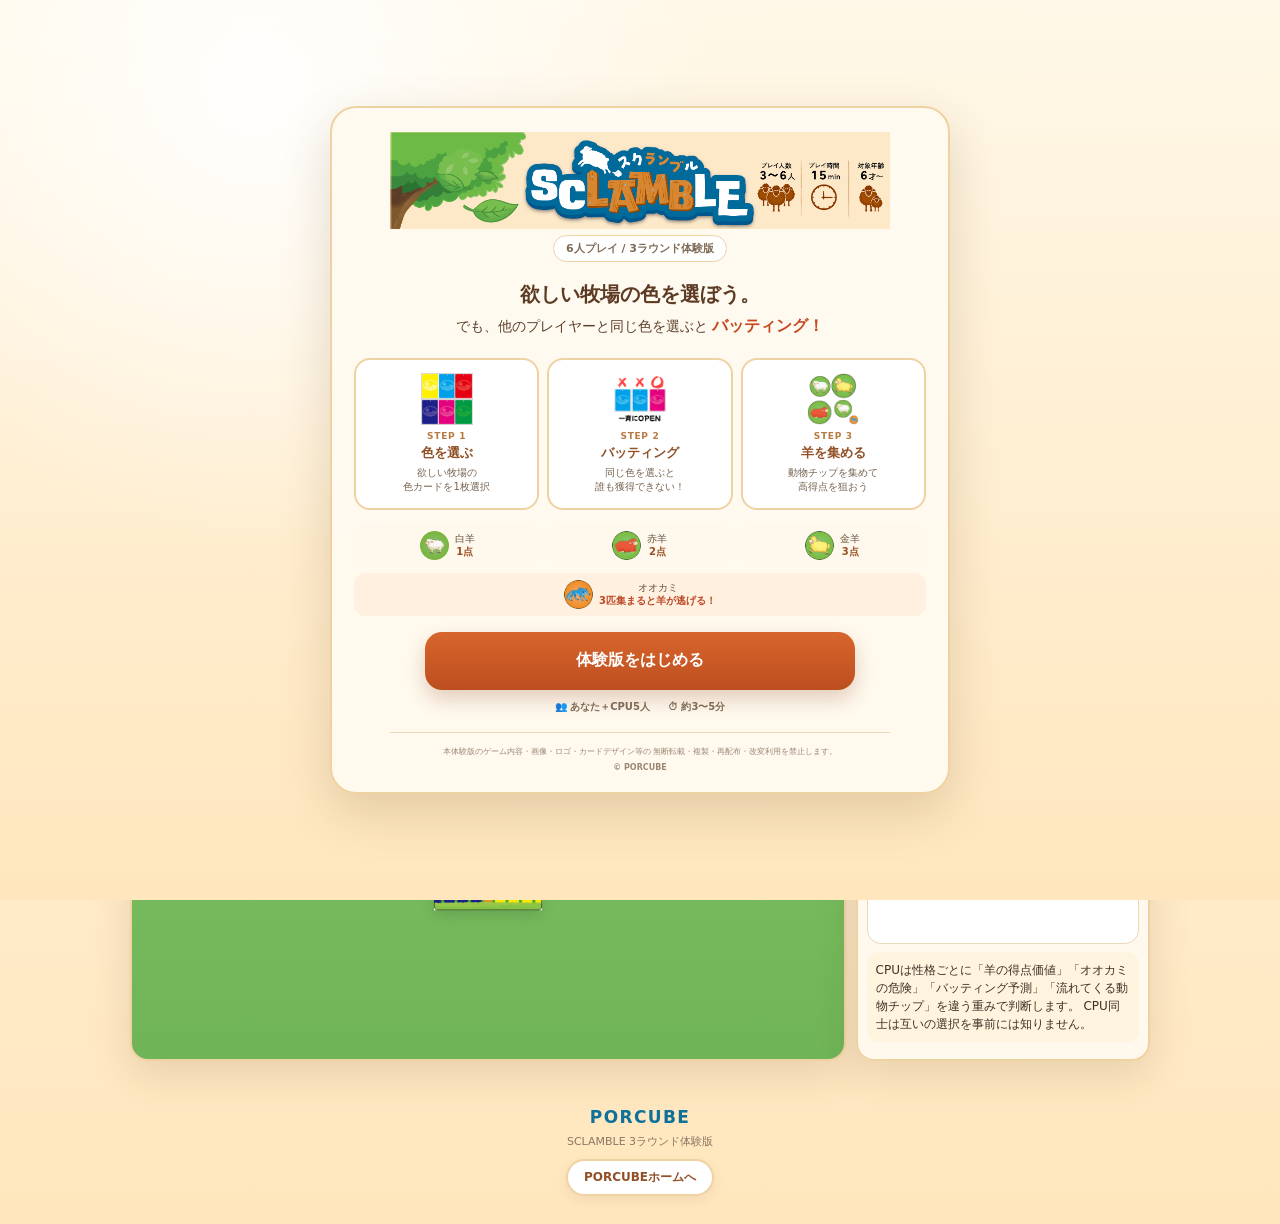
<file: apps/sclamble-testv2.html>
<!DOCTYPE html>
<html lang="ja">
<head>
<meta charset="UTF-8" />
<meta name="viewport" content="width=device-width, initial-scale=1.0" />
<title>SCLAMBLE 3ラウンド体験版</title>
<!-- Google tag (gtag.js) -->
<script async src="https://www.googletagmanager.com/gtag/js?id=G-260PDCBPMC"></script>
<script>
window.dataLayer=window.dataLayer||[];
function gtag(){dataLayer.push(arguments);}
gtag('js',new Date());
gtag('config','G-260PDCBPMC');
</script>
<style>
:root{
  --bg:#fff4df;
  --paper:#fffaf0;
  --ink:#3f3024;
  --accent:#c85a24;
  --accent2:#f4ae45;
  --line:#e6c796;
  --shadow:0 14px 40px rgba(93,59,27,.14);
}
*{box-sizing:border-box}
html{scroll-behavior:smooth}
body{
  margin:0;
  font-family:ui-rounded,"Hiragino Maru Gothic ProN","Yu Gothic",system-ui,sans-serif;
  color:var(--ink);
  background:radial-gradient(circle at 20% 10%,rgba(255,255,255,.95),transparent 35%),linear-gradient(180deg,#fff8e8,#ffe6bd);
  min-height:100vh;
}
button,a{-webkit-tap-highlight-color:transparent}
.app{max-width:1040px;margin:0 auto;padding:10px}

/* HEADER */
.site-header{margin-bottom:8px}
.title-row{width:100%}
.visually-hidden{
  position:absolute;
  width:1px;
  height:1px;
  padding:0;
  margin:-1px;
  overflow:hidden;
  clip:rect(0,0,0,0);
  white-space:nowrap;
  border:0;
}
.brand-logo{
  display:block;
  width:100%;
  max-width:100%;
  height:auto;
}
.header-info{
  display:flex;
  align-items:center;
  justify-content:space-between;
  gap:10px;
  margin-top:6px;
}
.trial-label{
  color:#7e6a55;
  font-size:12px;
  font-weight:700;
}
.roundbox{
  display:flex;
  align-items:center;
  gap:7px;
  background:#fff;
  border:2px solid #f0c77e;
  border-radius:18px;
  padding:6px 10px;
  white-space:nowrap;
  box-shadow:var(--shadow);
}
.roundbox span{
  font-size:11px;
  font-weight:800;
  color:#7e6a55;
}
.roundbox strong{
  font-size:17px;
  color:var(--accent);
}

/* LAYOUT */
.layout{
  display:grid;
  grid-template-columns:minmax(0,1.75fr) minmax(250px,.72fr);
  gap:10px;
}
.panel{
  background:rgba(255,250,240,.95);
  border:2px solid #efd2a2;
  border-radius:18px;
  box-shadow:var(--shadow);
}

/* BOARD */
.board-panel{
  padding:10px;
  background:radial-gradient(circle at 22% 18%,rgba(255,255,255,.16),transparent 30%),linear-gradient(180deg,#8fcf73 0%,#6fb457 100%);
}
.board-title{
  display:flex;
  justify-content:space-between;
  align-items:center;
  gap:12px;
  margin-bottom:7px;
}
.board-title h2{margin:0;font-size:17px;color:#244b20}

/* LEGEND */
.legend{
  font-size:12px;
  color:#294d26;
  background:rgba(255,255,255,.74);
  padding:5px 9px;
  border-radius:16px;
  display:flex;
  flex-direction:column;
  align-items:flex-start;
  gap:3px;
}
.legend-row{display:flex;align-items:center;gap:10px;flex-wrap:wrap}
.legend-wolf-row{gap:6px}
.legend-item{display:inline-flex;align-items:center;gap:4px;white-space:nowrap}
.legend-chip{width:20px;height:20px;object-fit:contain}
.legend-note{white-space:nowrap}

/* BOARD WRAP */
.board-wrap{
  position:relative;
  aspect-ratio:1/1;
  max-width:600px;
  margin:0 auto;
}

/* CENTER GUIDE */
.center-card{
  position:absolute;
  inset:33% 33%;
  border-radius:20px;
  display:flex;
  flex-direction:column;
  align-items:center;
  justify-content:center;
  gap:8px;
  background:rgba(255,247,231,.97);
  border:3px dashed #d7a765;
  text-align:center;
  padding:12px;
  color:#9c5b2d;
  z-index:5;
  box-shadow:0 8px 20px rgba(91,67,36,.12);
}
.center-guide{font-weight:900;font-size:14px;line-height:1.35}
.center-sub{font-size:10px;color:#7f6a52;line-height:1.35;min-height:14px}
.center-action{
  width:100%;
  border:none;
  border-radius:13px;
  padding:8px 7px;
  font-size:12px;
  font-weight:900;
  cursor:pointer;
  background:#c85a24;
  color:white;
  box-shadow:0 4px 10px rgba(0,0,0,.14);
  transition:.15s transform,.15s opacity,.15s background;
}
.center-action:hover:not(:disabled){transform:translateY(-1px)}
.center-action:disabled{opacity:.38;cursor:not-allowed}
.center-action.secondary-state{background:#0d7199}

/* FENCE */
.fence-card{
  position:absolute;
  width:18%;
  height:auto;
  transform:translate(-50%,-50%) rotate(var(--rot,0deg));
  background:transparent;
  box-shadow:0 5px 14px rgba(0,0,0,.12);
  overflow:visible;
  z-index:1;
}
.fence-card img{width:100%;height:auto;display:block;object-fit:contain}

/* PASTURE */
.gap-pasture{
  position:absolute;
  width:19%;
  min-height:13%;
  transform:translate(-50%,-50%);
  display:flex;
  flex-direction:column;
  align-items:center;
  gap:3px;
  padding:2px;
  z-index:3;
  border-radius:14px;
  transition:.15s box-shadow,.15s transform;
}
.gap-pasture.battled{
  box-shadow:0 0 0 7px rgba(255,72,72,.16);
  transform:translate(-50%,-50%) scale(1.04);
}
.gap-pasture.target{box-shadow:0 0 0 5px rgba(255,179,0,.20)}
.gap-head{
  display:flex;
  align-items:center;
  justify-content:center;
  gap:4px;
  white-space:nowrap;
  font-size:11px;
  font-weight:800;
  color:#5f4b37;
  background:rgba(255,255,255,.88);
  border-radius:999px;
  padding:2px 6px;
}
.gap-dot{width:9px;height:9px;border-radius:50%;flex:0 0 auto}

/* SELECTED PLAYERS */
.choice-icons{
  display:flex;
  flex-wrap:wrap;
  justify-content:center;
  gap:3px;
  min-height:18px;
}
.choice-icon{
  width:21px;
  height:21px;
  border-radius:50%;
  display:flex;
  align-items:center;
  justify-content:center;
  font-size:12px;
  background:rgba(255,255,255,.92);
  border:1px solid rgba(87,63,37,.18);
}

/* ANIMAL CHIPS */
.chips{
  display:flex;
  flex-wrap:wrap;
  justify-content:center;
  align-content:flex-start;
  gap:4px;
  min-height:50px;
}
.chip{
  width:34px;
  height:34px;
  border-radius:50%;
  display:flex;
  align-items:center;
  justify-content:center;
  background:transparent;
  box-shadow:0 2px 5px rgba(0,0,0,.10);
}
.chip img{
  width:100%;
  height:100%;
  display:block;
  object-fit:contain;
  border-radius:50%;
  transform:rotate(var(--chip-rotation,0deg));
  transform-origin:center center;
}

/* SIDE */
.side{
  padding:9px;
  display:flex;
  flex-direction:column;
  gap:8px;
}
.section-title{font-weight:800;color:#915026;margin-bottom:4px}

/* PLAYERS */
.players{
  display:grid;
  grid-template-columns:repeat(2,minmax(0,1fr));
  gap:5px;
}
.player{
  display:grid;
  grid-template-columns:auto 1fr auto;
  gap:6px;
  align-items:center;
  padding:6px 7px;
  background:white;
  border-radius:14px;
  border:1px solid #ead8ba;
  min-width:0;
}
.avatar{
  width:28px;
  height:28px;
  border-radius:50%;
  display:flex;
  align-items:center;
  justify-content:center;
  background:#f4e0bd;
  font-size:15px;
  border:1px solid rgba(95,70,38,.18);
}
.player.you{border:2px solid #0d7199;background:#f3fbff}
.hut{font-size:10px;color:#71624f}
.pts{font-weight:900;font-size:12px}

/* COLOR CARDS */
.cards{
  display:grid;
  grid-template-columns:repeat(6,minmax(0,1fr));
  gap:6px;
}
.cardbtn{
  position:relative;
  border:2px solid transparent;
  border-radius:4px;
  padding:0;
  background:transparent;
  cursor:pointer;
  overflow:hidden;
  aspect-ratio:5 / 7;
  min-width:0;
  box-shadow:0 4px 10px rgba(0,0,0,.11);
  transition:.15s transform,.15s opacity,.15s box-shadow,.15s border-color;
}
.cardbtn img{
  width:100%;
  height:100%;
  display:block;
  object-fit:cover;
}
.cardbtn::before{
  content:"";
  position:absolute;
  inset:0;
  z-index:1;
  pointer-events:none;
  background:transparent;
  transition:.15s background;
}
.cardbtn::after{
  content:"✓ 選択中";
  position:absolute;
  left:50%;
  bottom:5px;
  z-index:2;
  transform:translate(-50%,6px);
  width:calc(100% - 8px);
  padding:4px 2px;
  border-radius:3px;
  background:#c85a24;
  color:#fff;
  font-size:10px;
  font-weight:900;
  line-height:1.2;
  text-align:center;
  white-space:nowrap;
  opacity:0;
  transition:.15s opacity,.15s transform;
  pointer-events:none;
  box-shadow:0 2px 6px rgba(0,0,0,.25);
}
.cardbtn.selected{
  border-color:#c85a24;
  outline:3px solid #fff;
  box-shadow:0 0 0 5px #c85a24,0 8px 16px rgba(0,0,0,.25);
  transform:translateY(-5px) scale(1.03);
  z-index:3;
}
.cardbtn.selected::before{background:rgba(255,174,69,.14)}
.cardbtn.selected::after{
  opacity:1;
  transform:translate(-50%,0);
}
.cardbtn:hover:not(:disabled):not(.selected){transform:translateY(-2px)}
.cardbtn:disabled{
  opacity:.35;
  cursor:not-allowed;
  transform:none;
}
.cardbtn.selected:disabled{opacity:1}

/* HELP */
.step-help{
  margin-top:2px;
  font-size:12px;
  color:#7f6a52;
  line-height:1.45;
  background:#fff8ec;
  border-radius:10px;
  padding:7px 8px;
}

/* REVEAL */
.reveal-panel{
  margin-bottom:2px;
  padding:6px;
  border-radius:14px;
  background:#fff;
  border:2px solid #efd2a2;
}
.reveal-head{
  display:flex;
  justify-content:space-between;
  align-items:center;
  gap:10px;
  margin-bottom:6px;
}
.reveal-head strong{color:#915026}
#phaseText{font-size:12px;color:#7f6a52;text-align:right}
.reveal-grid{
  display:grid;
  grid-template-columns:repeat(6,1fr);
  gap:7px;
}
.reveal-card{
  border-radius:12px;
  padding:5px 4px;
  text-align:center;
  border:1px solid #ead8ba;
  background:#faf7f0;
  min-height:50px;
  display:flex;
  flex-direction:column;
  justify-content:center;
  gap:5px;
  min-width:0;
}
.reveal-card-image{
  width:100%;
  aspect-ratio:5 / 7;
  display:block;
  object-fit:cover;
  border-radius:8px;
  box-shadow:0 2px 6px rgba(0,0,0,.12);
}
.reveal-card.you{border:2px solid #0d7199;background:#f3fbff}
.reveal-name{font-size:12px;font-weight:800}
.reveal-hidden{
  color:#8a7a67;
  font-weight:700;
  font-size:11px;
  min-height:42px;
  display:flex;
  align-items:center;
  justify-content:center;
}

/* LOG */
.log{
  height:150px;
  overflow:auto;
  background:#fff;
  border:1px solid #ead8ba;
  border-radius:14px;
  padding:8px;
  font-size:11px;
  line-height:1.55;
}
.log p{margin:0 0 4px}
.log .major{font-weight:900;color:#b44819}

/* CPU NOTE */
.cpu-note{
  font-size:12px;
  line-height:1.5;
  background:#fff5df;
  border-radius:12px;
  padding:9px;
}

/* RESET */
.secondary{
  border:none;
  border-radius:14px;
  padding:8px 10px;
  font-weight:900;
  cursor:pointer;
  background:#f2ddbc;
  color:#68472c;
}
.reset-row{display:flex;justify-content:flex-end}

/* FOOTER */
.site-footer{
  margin-top:18px;
  padding:18px 12px 28px;
  text-align:center;
  color:#6e5a45;
}
.footer-inner{
  max-width:1040px;
  margin:0 auto;
  display:flex;
  flex-direction:column;
  align-items:center;
  gap:7px;
}
.footer-brand{
  font-size:17px;
  font-weight:900;
  letter-spacing:.08em;
  color:#0d7199;
}
.footer-text{font-size:11px;color:#8b7762}
.footer-home{
  display:inline-flex;
  align-items:center;
  justify-content:center;
  margin-top:3px;
  padding:8px 16px;
  border-radius:999px;
  background:#fff;
  border:2px solid #efd2a2;
  color:#915026;
  font-size:12px;
  font-weight:900;
  text-decoration:none;
  box-shadow:0 4px 12px rgba(93,59,27,.08);
  transition:.15s transform,.15s background,.15s box-shadow;
}
.footer-home:hover{
  transform:translateY(-2px);
  background:#fff8ec;
  box-shadow:0 6px 16px rgba(93,59,27,.12);
}

/* START SCREEN */
.start-overlay{
  position:fixed;
  inset:0;
  z-index:200;
  overflow-y:auto;
  background:
    radial-gradient(circle at 20% 10%,rgba(255,255,255,.95),transparent 35%),
    linear-gradient(180deg,#fff8e8,#ffe6bd);
  overscroll-behavior:contain;
}
.start-overlay.hide{
  display:none;
}

.start-screen{
  min-height:100dvh;
  display:flex;
  align-items:center;
  justify-content:center;
  padding:28px 16px;
}

.start-content{
  width:100%;
  max-width:620px;
  padding:24px 22px 18px;
  border:2px solid #efd2a2;
  border-radius:26px;
  background:rgba(255,250,240,.97);
  box-shadow:0 18px 50px rgba(93,59,27,.18);
  text-align:center;
}

.start-logo{
  display:block;
  width:100%;
  max-width:500px;
  height:auto;
  margin:0 auto 6px;
}

.start-trial{
  display:inline-block;
  margin-bottom:18px;
  padding:5px 12px;
  border-radius:999px;
  background:#fff;
  border:1px solid #efd2a2;
  color:#7e6a55;
  font-size:11px;
  font-weight:900;
}

.start-intro{
  display:flex;
  flex-direction:column;
  gap:5px;
  margin-bottom:18px;
  color:#5d402b;
}

.start-intro strong{
  font-size:20px;
  line-height:1.4;
  color:#5c3a23;
}

.start-intro span{
  font-size:14px;
  line-height:1.65;
}

.start-intro b{
  color:#c54821;
  font-size:16px;
}

.start-steps{
  display:grid;
  grid-template-columns:repeat(3,1fr);
  gap:8px;
  margin-bottom:14px;
}

.start-step{
  min-width:0;
  padding:13px 8px;
  border-radius:16px;
  background:#fff;
  border:2px solid #efd2a2;
}

.start-step-icon{
  margin-bottom:3px;
  font-size:27px;
  line-height:1;
}

.start-step-icon-img{
  width:52px;
  height:52px;
  object-fit:contain;
  display:block;
  margin:0 auto 6px;
}

@media(max-width:560px){
  .start-step-icon-img{
    width:44px;
    height:44px;
  }
}

.start-step-num{
  margin-bottom:3px;
  color:#b77a42;
  font-size:9px;
  font-weight:900;
  letter-spacing:.08em;
}

.start-step strong{
  display:block;
  margin-bottom:4px;
  color:#915026;
  font-size:13px;
}

.start-step span{
  display:block;
  color:#76614d;
  font-size:10px;
  line-height:1.45;
}

.start-rules{
  display:grid;
  grid-template-columns:repeat(3,1fr);
  gap:6px;
  margin-bottom:16px;
}

.start-rule{
  display:flex;
  align-items:center;
  justify-content:center;
  gap:6px;
  min-width:0;
  padding:7px 5px;
  border-radius:12px;
  background:#fff8ec;
  color:#66513c;
  font-size:10px;
  line-height:1.35;
}

.start-rule img{
  width:29px;
  height:29px;
  object-fit:contain;
  border-radius:50%;
}

.start-rule strong{
  color:#9a4f25;
}

.start-rule.wolf-rule{
  grid-column:1 / -1;
  background:#fff0df;
}

.start-rule.wolf-rule strong{
  color:#bc4524;
}

.start-btn{
  width:100%;
  max-width:430px;
  min-height:58px;
  margin:0 auto;
  display:flex;
  align-items:center;
  justify-content:center;
  border:none;
  border-radius:17px;
  background:linear-gradient(180deg,#d7652d,#bd4e1e);
  color:#fff;
  font:inherit;
  font-size:16px;
  font-weight:900;
  cursor:pointer;
  box-shadow:0 9px 20px rgba(135,65,28,.24);
  transition:.15s transform,.15s box-shadow;
}

.start-btn:hover{
  transform:translateY(-2px);
  box-shadow:0 12px 24px rgba(135,65,28,.28);
}

.start-meta{
  display:flex;
  align-items:center;
  justify-content:center;
  gap:18px;
  margin-top:10px;
  color:#7e6a55;
  font-size:10px;
  font-weight:800;
}

.start-legal{
  max-width:500px;
  margin:18px auto 0;
  padding-top:12px;
  border-top:1px solid #ead8ba;
  color:#9b8976;
  font-size:8px;
  line-height:1.65;
}

.start-legal div{
  margin-top:3px;
  font-weight:900;
}


/* START SCREEN MOBILE */
@media(max-width:560px){
  .start-screen{
    align-items:flex-start;
    padding:14px 10px;
  }

  .start-content{
    padding:18px 12px 14px;
    border-radius:20px;
  }

  .start-logo{
    margin-bottom:4px;
  }

  .start-trial{
    margin-bottom:13px;
    font-size:9px;
  }

  .start-intro{
    margin-bottom:14px;
  }

  .start-intro strong{
    font-size:17px;
  }

  .start-intro span{
    font-size:12px;
  }

  .start-intro b{
    font-size:14px;
  }

  .start-steps{
    gap:5px;
    margin-bottom:10px;
  }

  .start-step{
    padding:10px 4px;
    border-radius:12px;
  }

  .start-step-icon{
    font-size:23px;
  }

  .start-step-num{
    font-size:7px;
  }

  .start-step strong{
    font-size:11px;
  }

  .start-step span{
    font-size:8px;
  }

  .start-rules{
    gap:4px;
    margin-bottom:13px;
  }

  .start-rule{
    padding:5px 2px;
    font-size:8px;
  }

  .start-rule img{
    width:24px;
    height:24px;
  }

  .start-rule.wolf-rule{
    font-size:9px;
  }

  .start-btn{
    min-height:54px;
    border-radius:15px;
    font-size:15px;
  }

  .start-meta{
    gap:12px;
    margin-top:8px;
    font-size:9px;
  }

  .start-legal{
    margin-top:14px;
    padding-top:9px;
    font-size:7px;
  }
}

/* GAME END SCREEN */
.overlay{
  position:fixed;
  inset:0;
  display:none;
  background:radial-gradient(circle at 50% 10%,rgba(255,255,255,.20),transparent 35%),linear-gradient(180deg,#0d7199 0%,#095b7b 100%);
  z-index:100;
  overflow-y:auto;
  overscroll-behavior:contain;
}
.overlay.show{display:block}
.end-screen{
  min-height:100dvh;
  display:flex;
  align-items:center;
  justify-content:center;
  padding:30px 18px;
}
.end-content{
  width:100%;
  max-width:620px;
  text-align:center;
  color:white;
}
.end-badge{
  display:inline-block;
  margin-bottom:10px;
  padding:6px 14px;
  border-radius:999px;
  background:rgba(255,255,255,.15);
  border:1px solid rgba(255,255,255,.38);
  font-size:12px;
  font-weight:900;
  letter-spacing:.08em;
}
.end-content h2{
  margin:0 0 10px;
  font-size:clamp(26px,5vw,40px);
  line-height:1.3;
  color:white;
}
.end-lead{
  margin:0 0 16px;
  font-size:13px;
  line-height:1.7;
  color:rgba(255,255,255,.82);
}

/* END MESSAGE */
.end-message{
  max-width:560px;
  margin:0 auto 16px;
  padding:20px 18px;
  border-radius:20px;
  background:linear-gradient(135deg,#fff4bd,#ffd784);
  border:3px solid #f4ae45;
  color:#5b361e;
  box-shadow:0 12px 30px rgba(0,0,0,.20);
}
.end-message h3{
  margin:0 0 12px;
  font-size:24px;
  line-height:1.35;
  font-weight:900;
  color:#b54217;
}
.end-message p{
  margin:0 0 12px;
  font-size:13px;
  line-height:1.75;
  color:#5b422f;
}
.end-message p strong{color:#9e3216}
.end-quotes{
  display:flex;
  flex-direction:column;
  gap:5px;
  margin:14px 0;
  padding:12px 10px;
  border-radius:14px;
  background:rgba(255,255,255,.58);
  color:#9d3f1d;
  font-size:14px;
  font-weight:900;
  line-height:1.55;
}
.end-message-last{margin-bottom:0!important}
.end-message-last strong{
  font-size:14px;
  color:#9e3216;
}
.mobile-br{display:none}

/* FINAL RESULTS */
.end-content .results{
  display:grid;
  gap:4px;
  max-width:330px;
  margin:0 auto 16px;
}

.end-content .result{
  display:flex;
  justify-content:space-between;
  align-items:center;
  gap:8px;
  padding:5px 8px;
  border-radius:8px;
  background:rgba(255,255,255,.88);
  color:#3f3024;
  font-size:11px;
  text-align:left;
}

.end-content .result strong{
  white-space:nowrap;
}

.end-content .result.win{
  background:#fff4bd;
  border:2px solid #f2b640;
}

/* END ACTIONS */
.end-actions{
  display:grid;
  gap:10px;
  width:100%;
  max-width:430px;
  margin:0 auto;
}
.end-btn{
  width:100%;
  min-height:52px;
  display:flex;
  align-items:center;
  justify-content:center;
  border:none;
  border-radius:16px;
  padding:12px 16px;
  font:inherit;
  font-size:14px;
  font-weight:900;
  text-decoration:none;
  cursor:pointer;
  transition:.15s transform,.15s opacity,.15s box-shadow,.15s background;
}
.end-btn:hover{transform:translateY(-2px)}
.end-btn-booth{
  min-height:60px;
  background:#f4ae45;
  color:#3f3024;
  font-size:15px;
  box-shadow:0 10px 26px rgba(0,0,0,.22);
}
.end-btn-booth:hover{background:#f7b95b}
.end-btn-main{
  background:#fff;
  color:#0d7199;
  box-shadow:0 8px 22px rgba(0,0,0,.18);
}
.end-btn-main:hover{background:#f4fbff}
.end-btn-other{
  background:rgba(255,255,255,.12);
  color:white;
  border:2px solid rgba(255,255,255,.65);
}
.end-btn-other:hover{background:rgba(255,255,255,.20)}
.end-brand{
  margin-top:22px;
  font-size:11px;
  letter-spacing:.08em;
  color:rgba(255,255,255,.60);
}

/* RESPONSIVE */
@media(max-height:780px) and (min-width:861px){
  .log{height:110px}
  .board-wrap{max-width:540px}
  .cpu-note{font-size:10px;padding:6px}
}
@media(max-width:860px){
  .layout{grid-template-columns:1fr}
  .board-wrap{max-width:640px}
}
@media(max-width:560px){
  .header-info{margin-top:4px;gap:6px}
  .trial-label{font-size:10px}
  .roundbox{padding:5px 8px}
  .roundbox span{font-size:9px}
  .roundbox strong{font-size:14px}

  .side{display:flex;flex-direction:column}
  .cards-section{order:1}
  .reveal-panel{order:2}
  .step-help{order:3}
  .players-section{order:4}
  .log-section{order:5}
  .cpu-note{order:6}
  .reset-row{order:7}

  .board-wrap{width:100%;max-width:100%;aspect-ratio:1/1.05}
  .fence-card{width:21%}
  .gap-pasture{width:21%}
  .chip{width:27px;height:27px}
  .choice-icon{width:17px;height:17px;font-size:9px}
  .gap-head{font-size:9px;padding:1px 4px}

  .center-card{inset:32% 32%;padding:8px;gap:6px}
  .center-guide{font-size:12px}
  .center-sub{font-size:9px}
  .center-action{font-size:11px;padding:7px 5px}

  .cards{
    grid-template-columns:repeat(6,minmax(0,1fr));
    gap:4px;
  }
  .cardbtn{
    width:100%;
    aspect-ratio:5 / 7;
    border-radius:3px;
  }
  .cardbtn img{
    width:100%;
    height:100%;
    display:block;
    object-fit:cover;
  }
  .cardbtn::after{
    content:"✓";
    left:auto;
    right:3px;
    bottom:3px;
    width:18px;
    height:18px;
    padding:0;
    border-radius:2px;
    display:flex;
    align-items:center;
    justify-content:center;
    font-size:12px;
    transform:translateY(4px);
  }
  .cardbtn.selected{
    outline:2px solid #fff;
    box-shadow:0 0 0 4px #c85a24,0 6px 12px rgba(0,0,0,.25);
    transform:translateY(-4px) scale(1.03);
  }
  .cardbtn.selected::after{transform:translateY(0)}

  .reveal-grid{gap:4px}
  .reveal-card{padding:4px 2px}
  .reveal-name{font-size:9px}
  .reveal-card-image{border-radius:5px}

  .legend{font-size:11px;padding:4px 6px}
  .legend-row{gap:6px}
  .legend-chip{width:18px;height:18px}

  .site-footer{margin-top:12px;padding:14px 10px 24px}

  .end-screen{
    align-items:flex-start;
    padding:22px 12px;
  }
  .end-content h2{
    margin-bottom:8px;
    font-size:25px;
  }
  .end-lead{
    margin-bottom:12px;
    font-size:11px;
  }
  .end-message{
    padding:16px 12px;
    margin-bottom:14px;
    border-radius:16px;
  }
  .end-message h3{font-size:20px}
  .end-message p{font-size:12px}
  .end-quotes{
    margin:11px 0;
    padding:10px 7px;
    font-size:13px;
  }
  .mobile-br{display:block}

  .end-content .results{
    max-width:300px;
    margin-bottom:14px;
    gap:3px;
  }
  
  .end-content .result{
    padding:4px 7px;
    font-size:10px;
  }

  .end-btn{
    min-height:50px;
    font-size:13px;
    border-radius:14px;
  }
  .end-btn-booth{
    min-height:56px;
    font-size:14px;
  }
}
</style>
</head>

<body>
  <div class="start-overlay" id="startOverlay">
  <div class="start-screen">
    <div class="start-content">

      <img
        class="start-logo"
        src="../assets/sclamble_title.png"
        alt="SCLAMBLE"
      >

      <div class="start-trial">
        6人プレイ / 3ラウンド体験版
      </div>

      <div class="start-intro">
        <strong>欲しい牧場の色を選ぼう。</strong>
        <span>
          でも、他のプレイヤーと同じ色を選ぶと
          <b>バッティング！</b>
        </span>
      </div>

      <div class="start-steps">

        <div class="start-step">
          <img class="start-step-icon-img" src="../assets/start_step_choose.png" alt="色を選ぶ">
          <div class="start-step-num">STEP 1</div>
          <strong>色を選ぶ</strong>
          <span>欲しい牧場の<br>色カードを1枚選択</span>
        </div>

        <div class="start-step">
          <img class="start-step-icon-img" src="../assets/start_step_batting.png" alt="バッティング">
          <div class="start-step-num">STEP 2</div>
          <strong>バッティング</strong>
          <span>同じ色を選ぶと<br>誰も獲得できない！</span>
        </div>

        <div class="start-step">
          <img class="start-step-icon-img" src="../assets/start_step_sheep.png" alt="羊を集める">
          <div class="start-step-num">STEP 3</div>
          <strong>羊を集める</strong>
          <span>動物チップを集めて<br>高得点を狙おう</span>
        </div>

      </div>

      <div class="start-rules">
        <div class="start-rule">
          <img src="../assets/white_chip.jpg" alt="白羊">
          <span>白羊<br><strong>1点</strong></span>
        </div>

        <div class="start-rule">
          <img src="../assets/red_chip.jpg" alt="赤羊">
          <span>赤羊<br><strong>2点</strong></span>
        </div>

        <div class="start-rule">
          <img src="../assets/gold_chip.jpg" alt="金羊">
          <span>金羊<br><strong>3点</strong></span>
        </div>

        <div class="start-rule wolf-rule">
          <img src="../assets/wolf_right_chip.jpg" alt="オオカミ">
          <span>
            オオカミ<br>
            <strong>3匹集まると羊が逃げる！</strong>
          </span>
        </div>
      </div>

      <button class="start-btn" id="startBtn">
        体験版をはじめる
      </button>

      <div class="start-meta">
        <span>👥 あなた＋CPU5人</span>
        <span>⏱ 約3〜5分</span>
      </div>

      <div class="start-legal">
        本体験版のゲーム内容・画像・ロゴ・カードデザイン等の
        無断転載・複製・再配布・改変利用を禁止します。
        <div>© PORCUBE</div>
      </div>

    </div>
  </div>
</div>
  
<div class="app">

<header class="site-header">
  <div class="title-row">
    <h1 class="visually-hidden">SCLAMBLE</h1>
    <img class="brand-logo" src="../assets/sclamble_title.png" alt="SCLAMBLE">
  </div>
  <div class="header-info">
    <small class="trial-label">6人プレイ / 3ラウンド体験版</small>
    <div class="roundbox">
      <span>ROUND</span>
      <strong id="roundLabel">1 / 3</strong>
    </div>
  </div>
</header>

<div class="layout">
<section class="panel board-panel">
  <div class="board-title">
    <h2>牧場</h2>
    <div class="legend">
      <div class="legend-row">
        <span class="legend-item"><img class="legend-chip" src="../assets/white_chip.jpg" alt="白羊">白=1点</span>
        <span class="legend-item"><img class="legend-chip" src="../assets/red_chip.jpg" alt="赤羊">赤=2点</span>
        <span class="legend-item"><img class="legend-chip" src="../assets/gold_chip.jpg" alt="金羊">金=3点</span>
      </div>
      <div class="legend-row legend-wolf-row">
        <span class="legend-item"><img class="legend-chip" src="../assets/wolf_right_chip.jpg" alt="オオカミ">=0点</span>
        <span class="legend-note">(3匹集めると羊を失う)</span>
      </div>
    </div>
  </div>

  <div class="board-wrap" id="board">
    <div class="center-card">
      <div class="center-guide" id="centerGuide">色カードを選ぼう！</div>
      <div class="center-sub" id="centerSub">決定するまでは変更できます</div>
      <button class="center-action" id="centerActionBtn" disabled>色を決定する</button>
    </div>
  </div>
</section>

<aside class="panel side">
  <div class="players-section">
    <div class="section-title">プレイヤー</div>
    <div class="players" id="players"></div>
  </div>

  <div class="cards-section">
    <div class="section-title">あなたの色カード</div>
    <div class="cards" id="cards"></div>
  </div>

  <div class="reveal-panel" id="revealPanel">
    <div class="reveal-head">
      <strong>今回のカード</strong>
      <span id="phaseText">色カードを1枚選んでください</span>
    </div>
    <div class="reveal-grid" id="revealGrid"></div>
  </div>

  <div class="step-help" id="stepHelp"></div>

  <div class="log-section">
    <div class="section-title">ゲームログ</div>
    <div class="log" id="log"></div>
  </div>

  <div class="cpu-note">
    CPUは性格ごとに「羊の得点価値」「オオカミの危険」「バッティング予測」「流れてくる動物チップ」を違う重みで判断します。
    CPU同士は互いの選択を事前には知りません。
  </div>

  <div class="reset-row">
    <button class="secondary" id="resetBtn" style="display:none">最初から</button>
  </div>
</aside>
</div>
</div>

<footer class="site-footer">
  <div class="footer-inner">
    <div class="footer-brand">PORCUBE</div>
    <div class="footer-text">SCLAMBLE 3ラウンド体験版</div>
    <a class="footer-home" href="https://porcube.github.io">PORCUBEホームへ</a>
  </div>
</footer>

<div class="overlay" id="overlay">
  <div class="end-screen">
    <div class="end-content">
      <div class="end-badge">体験版はここまで！</div>
      <h2>SCLAMBLEを遊んでくれて<br>ありがとう！</h2>
      <p class="end-lead">体験版は3ラウンドまでですが、<br>製品版では全6ラウンドです！</p>

      <div class="end-message">
        <h3>SCLAMBLEは、<br class="mobile-br">みんなで遊ぶともっと面白い！</h3>

        <p>
          この体験版では、ルールや、ゲームの概要を知ってもらうために用意しております。<br>
          <strong>SCLAMBLEの本当の魅力は対人戦。</strong>
        </p>

        <div class="end-quotes">
          <span>「あの人はあの色を狙いそう」</span>
          <span>「ここはあえて外そう」</span>
          <span>「まさか全員バッティング!?」</span>
        </div>

        <p>
          相手の表情や性格を読みながらカードを選ぶことで、<br>
          予想・裏切り・笑いが生まれます。
        </p>

        <p class="end-message-last">
          ぜひ家族や友達と、<br>
          <strong>本物のSCLAMBLEを遊んでみてください。</strong>
        </p>
      </div>

      <div class="results" id="results"></div>

      <div class="end-actions">
        <a class="end-btn end-btn-booth" id="boothLink" href="https://porcube.booth.pm/">
          SCLAMBLEをBOOTHで見る
        </a>

        <button class="end-btn end-btn-main" id="replayBtn">
          ↻ もう一度遊ぶ
        </button>

        <a class="end-btn end-btn-other" id="otherWorksLink" href="https://porcube.github.io">
          他の作品を見る
        </a>
      </div>

      <div class="end-brand">PORCUBE</div>
    </div>
  </div>
</div>

<script>
const COLORS=[
  {id:'yellow',name:'黄',hex:'#e4c400',soft:'#fff4a8',cardImg:'../assets/iro_card_front_yellow.jpg'},
  {id:'green',name:'緑',hex:'#28a84b',soft:'#d9f3dc',cardImg:'../assets/iro_card_front_green.jpg'},
  {id:'cyan',name:'水',hex:'#17a6d1',soft:'#d8f2fa',cardImg:'../assets/iro_card_front_blue.jpg'},
  {id:'red',name:'赤',hex:'#e83f43',soft:'#ffdcdc',cardImg:'../assets/iro_card_front_red.jpg'},
  {id:'pink',name:'桃',hex:'#d83aa8',soft:'#f8dcf1',cardImg:'../assets/iro_card_front_pink.jpg'},
  {id:'blue',name:'青',hex:'#2348b8',soft:'#dde4ff',cardImg:'../assets/iro_card_front_purple.jpg'}
];

const PLAYER_AVATAR_BG=['#dff4ff','#ffe6cc','#efe6d8','#fde8f2','#e7f0ff','#e3f6e4'];

const ANIMALS={
  white:{label:'白羊',score:1,img:'../assets/white_chip.jpg'},
  red:{label:'赤羊',score:2,img:'../assets/red_chip.jpg'},
  gold:{label:'金羊',score:3,img:'../assets/gold_chip.jpg'},
  wolf:{label:'オオカミ',score:0,imgLeft:'../assets/wolf_left_chip.jpg',imgRight:'../assets/wolf_right_chip.jpg'}
};

let game;

function trackEvent(name,params={}){
  if(typeof gtag==='function'){
    gtag('event',name,params);
  }
}

function freshBag(){
  // 実物48枚の両面構成を再現。
  // ゲーム開始時に各チップの表裏を50%で決め、その後48枚をシャッフルする。
  const pairSpec=[
    ['white','white',1],
    ['red','red',8],
    ['gold','gold',5],
    ['white','red',10],
    ['white','gold',2],
    ['red','gold',2],
    ['white','wolfLeft',2],
    ['white','wolfRight',2],
    ['red','wolfLeft',4],
    ['red','wolfRight',4],
    ['gold','wolfLeft',2],
    ['gold','wolfRight',2],
    ['wolfLeft','wolfLeft',1],
    ['wolfRight','wolfRight',1],
    ['wolfLeft','wolfRight',2]
  ];

  const faceToChip=(face,id)=>{
    if(face==='wolfLeft') return {id,type:'wolf',dir:-1};
    if(face==='wolfRight') return {id,type:'wolf',dir:1};
    if(face==='red') return {id,type:'red',dir:1};
    if(face==='white') return {id,type:'white',dir:-1};
    return {id,type:'gold',dir:-1};
  };

  const bag=[];
  let id=0;

  for(const [front,back,count] of pairSpec){
    for(let i=0;i<count;i++){
      const visibleFace=Math.random()<.5?front:back;
      bag.push(faceToChip(visibleFace,++id));
    }
  }

  return shuffle(bag);
}

function shuffle(a){
  a=[...a];

  for(let i=a.length-1;i>0;i--){
    const j=Math.floor(Math.random()*(i+1));
    [a[i],a[j]]=[a[j],a[i]];
  }

  return a;
}

function newGame(){
  document.getElementById('overlay').classList.remove('show');
  document.body.style.overflow='';

  const resetBtn=document.getElementById('resetBtn');
  if(resetBtn) resetBtn.style.display='none';

  game={
    round:1,
    bag:freshBag(),
    pastures:Object.fromEntries(COLORS.map(color=>[color.id,[]])),
    players:[
      {name:'あなた',human:true,avatar:'🧑‍🌾',hut:[]},
      {name:'CPU 1',avatar:'🐶',hut:[]},
      {name:'CPU 2',avatar:'🐱',hut:[]},
      {name:'CPU 3',avatar:'🦊',hut:[]},
      {name:'CPU 4',avatar:'🐻',hut:[]},
      {name:'CPU 5',avatar:'🐼',hut:[]}
    ],
    currentChoices:null,
    pendingHumanColor:null,
    pendingCounts:null,
    pendingBattled:[],
    step:'choose',
    busy:false
  };

  COLORS.forEach(color=>drawTo(color.id,1));
  clearLog();
  log('<span class="major">ゲーム開始！</span> 各牧場に動物チップを1枚ずつ配置しました。');
  render();
}

function drawTo(colorId,number){
  for(let i=0;i<number;i++){
    if(!game.bag.length) break;
    game.pastures[colorId].push(game.bag.pop());
  }
}

function scoreChips(chips){
  return chips.reduce((total,chip)=>total+ANIMALS[chip.type].score,0);
}

function countType(chips,type){
  return chips.filter(chip=>chip.type===type).length;
}

function render(){
  renderBoard();
  renderPlayers();
  renderCards();
  renderReveal();
  renderCenterAction();
  document.getElementById('roundLabel').textContent=`${game.round} / 3`;
}

function renderReveal(){
  const grid=document.getElementById('revealGrid');
  const phase=document.getElementById('phaseText');
  const help=document.getElementById('stepHelp');

  if(game.step==='locked'){
    grid.innerHTML=game.players.map((player,index)=>{
      if(index===0){
        const color=COLORS.find(x=>x.id===game.currentChoices[0]);

        return `
          <div class="reveal-card you">
            <div class="reveal-name">${game.players[0].avatar} あなた</div>
            <img class="reveal-card-image" src="${color.cardImg}" alt="${color.name}カード">
          </div>
        `;
      }

      return `
        <div class="reveal-card">
          <div class="reveal-name">${player.avatar} ${player.name}</div>
          <div class="reveal-hidden">選択済み</div>
        </div>
      `;
    }).join('');
  }else if(game.currentChoices){
    grid.innerHTML=game.currentChoices.map((colorId,index)=>{
      const color=COLORS.find(x=>x.id===colorId);
      const label=index===0
        ?`${game.players[0].avatar} あなた`
        :`${game.players[index].avatar} CPU ${index}`;

      return `
        <div class="reveal-card ${index===0?'you':''}">
          <div class="reveal-name">${label}</div>
          <img class="reveal-card-image" src="${color.cardImg}" alt="${color.name}カード">
        </div>
      `;
    }).join('');
  }else{
    grid.innerHTML=game.players.map((player,index)=>`
      <div class="reveal-card ${index===0?'you':''}">
        <div class="reveal-name">${player.avatar} ${player.name}</div>
        <div class="reveal-hidden">？？？</div>
      </div>
    `).join('');
  }

  const phases={
    choose:'色カードを選択中',
    locked:'全員が選択済み',
    reveal:'カード公開中',
    move:'動物チップ移動後',
    acquire:'動物チップ獲得後',
    roundEnd:'ラウンド終了'
  };

  phase.textContent=phases[game.step]||'';

  if(game.step==='choose'){
    help.textContent=game.pendingHumanColor
      ?`${colorName(game.pendingHumanColor)}を選択中。別の色を押せば変更できます。`
      :'色カードを1枚選んでください。選ぶだけでは確定しません。';
  }else if(game.step==='locked'){
    help.textContent='あなたのカードだけ見えています。中央ボタンで全員のカードを公開します。';
  }else if(game.step==='reveal'){
    help.textContent='同じ色が2人以上ならバッティングです。牧場を確認してから中央ボタンを押してください。';
  }else if(game.step==='move'){
    help.textContent='バッティングした牧場の動物チップが移動しました。移動先を確認してください。';
  }else if(game.step==='acquire'){
    help.textContent='バッティングしなかったプレイヤーが動物チップを獲得しました。小屋を確認してください。';
  }else if(game.step==='roundEnd'){
    help.textContent=game.round===3
      ?'3ラウンド終了です。中央ボタンから最終結果を確認できます。'
      :'ラウンド終了です。中央ボタンで夜の処理と動物チップの補充を行い、次のラウンドへ進みます。';
  }
}

function renderCenterAction(){
  const guide=document.getElementById('centerGuide');
  const sub=document.getElementById('centerSub');
  const button=document.getElementById('centerActionBtn');

  button.classList.remove('secondary-state');
  button.style.display='block';
  button.disabled=false;

  if(game.step==='choose'){
    guide.textContent=game.pendingHumanColor
      ?`${colorName(game.pendingHumanColor)}を選択中！`
      :'色カードを選ぼう！';

    sub.textContent=game.pendingHumanColor
      ?'別の色に変更してもOK'
      :'決定するまでは変更できます';

    button.textContent='色を決定する';
    button.disabled=!game.pendingHumanColor||game.busy;
  }else if(game.step==='locked'){
    guide.textContent='みんなのカードを公開しよう！';
    sub.textContent='誰とバッティングしたかな？';
    button.textContent='カードを公開';
    button.classList.add('secondary-state');
  }else if(game.step==='reveal'){
    guide.textContent=game.pendingBattled.length
      ?'バッティングを確認！'
      :'今回はバッティングなし！';

    sub.textContent=game.pendingBattled.length
      ?'被った牧場の動物チップが移動します'
      :'そのまま次へ進めます';

    button.textContent='動物チップを移動';
  }else if(game.step==='move'){
    guide.textContent='移動した動物チップを確認！';
    sub.textContent='次は牧場の動物チップを獲得します';
    button.textContent='動物チップを獲得';
  }else if(game.step==='acquire'){
    guide.textContent='みんなの小屋を確認！';
    sub.textContent='得点とオオカミの数をチェック';
    button.textContent='ラウンド終了';
  }else if(game.step==='roundEnd'){
    if(game.round===3){
      guide.textContent='3ラウンド終了！';
      sub.textContent='最終順位を確認しよう';
      button.textContent='最終結果を見る';
    }else{
      guide.textContent='次のラウンドへ！';
      sub.textContent='夜のオオカミ移動＋動物チップ補充';
      button.textContent='次のラウンド';
    }
  }else if(game.step==='ended'){
    guide.textContent='ゲーム終了！';
    sub.textContent='結果画面を確認してください';
    button.style.display='none';
  }
}

function shouldShowSelections(){
  return ['reveal','move','acquire','roundEnd'].includes(game.step);
}

function selectedPlayersForColor(colorId){
  if(!game.currentChoices||!shouldShowSelections()) return [];

  return game.currentChoices
    .map((choice,index)=>choice===colorId?game.players[index]:null)
    .filter(Boolean);
}

function renderBoard(){
  const board=document.getElementById('board');
  board.querySelectorAll('.fence-card,.gap-pasture').forEach(element=>element.remove());

  const fences=[
    {x:50,y:10,rot:'180deg',img:'../assets/fence_card_front_03.jpg'},
    {x:81,y:27,rot:'240deg',img:'../assets/fence_card_front_02.jpg'},
    {x:81,y:73,rot:'300deg',img:'../assets/fence_card_front_01.jpg'},
    {x:50,y:90,rot:'0deg',img:'../assets/fence_card_front_06.jpg'},
    {x:19,y:73,rot:'60deg',img:'../assets/fence_card_front_08.jpg'},
    {x:19,y:27,rot:'120deg',img:'../assets/fence_card_front_07.jpg'}
  ];

  fences.forEach(fence=>{
    const element=document.createElement('div');
    element.className='fence-card';
    element.style.left=fence.x+'%';
    element.style.top=fence.y+'%';
    element.style.setProperty('--rot',fence.rot);
    element.innerHTML=`<img src="${fence.img}" alt="柵カード">`;
    board.appendChild(element);
  });

  const gapPos={
    red:[32,16],
    cyan:[68,16],
    green:[85,50],
    yellow:[68,84],
    blue:[32,84],
    pink:[15,50]
  };

  const chipRotations={
    yellow:'-45deg',
    green:'-90deg',
    cyan:'-135deg',
    red:'135deg',
    blue:'45deg',
    pink:'90deg'
  };

  COLORS.forEach(color=>{
    const element=document.createElement('div');
    element.className='gap-pasture';

    if(shouldShowSelections()&&game.currentChoices){
      const selectedCount=game.currentChoices.filter(choice=>choice===color.id).length;

      if(selectedCount>=2){
        element.classList.add('battled');
      }else if(selectedCount===1){
        element.classList.add('target');
      }
    }

    const selectedPlayers=selectedPlayersForColor(color.id);

    const selectedIconsHTML=selectedPlayers.length
      ?`<div class="choice-icons">${selectedPlayers.map(player=>{
          const index=game.players.indexOf(player);

          return `<span class="choice-icon" style="background:${PLAYER_AVATAR_BG[index]||'#fff'}" title="${player.name}">${player.avatar}</span>`;
        }).join('')}</div>`
      :'<div class="choice-icons"></div>';

    const [x,y]=gapPos[color.id];

    element.style.left=x+'%';
    element.style.top=y+'%';
    element.style.setProperty('--chip-rotation',chipRotations[color.id]||'0deg');

    element.innerHTML=`
      <div class="gap-head">
        <span class="gap-dot" style="background:${color.hex}"></span>
        <span>${scoreChips(game.pastures[color.id])}点</span>
      </div>
      ${selectedIconsHTML}
      <div class="chips">${game.pastures[color.id].map(chipHTML).join('')}</div>
    `;

    board.appendChild(element);
  });
}

function chipHTML(chip){
  const animal=ANIMALS[chip.type];

  const src=chip.type==='wolf'
    ?(
      chip.dir<0
        ?(animal.imgLeft||animal.img)
        :(animal.imgRight||animal.imgLeft||animal.img)
    )
    :animal.img;

  return `
    <div class="chip ${chip.type}" title="${animal.label}">
      <img src="${src}" alt="${animal.label}">
    </div>
  `;
}

function renderPlayers(){
  const box=document.getElementById('players');
  box.innerHTML='';

  game.players.forEach((player,index)=>{
    const sheep=player.hut.filter(chip=>chip.type!=='wolf').length;
    const wolves=countType(player.hut,'wolf');
    const points=scoreChips(player.hut);
    const avatarBg=PLAYER_AVATAR_BG[index]||'#f4e0bd';

    const element=document.createElement('div');
    element.className='player'+(player.human?' you':'');

    element.innerHTML=`
      <div class="avatar" style="background:${avatarBg}">${player.avatar}</div>
      <div>
        <strong>${player.name}</strong>
        <div class="hut">羊 ${sheep} / 狼 ${wolves}</div>
      </div>
      <div class="pts">${points}点</div>
    `;

    box.appendChild(element);
  });
}

function renderCards(){
  const box=document.getElementById('cards');
  box.innerHTML='';

  COLORS.forEach(color=>{
    const button=document.createElement('button');

    button.className='cardbtn'+(game.pendingHumanColor===color.id?' selected':'');
    button.disabled=game.busy||game.step!=='choose'||game.round>3;

    button.setAttribute('aria-label',`${color.name}カードを選択`);

    button.innerHTML=`
      <img src="${color.cardImg}" alt="${color.name}カード" draggable="false">
    `;

    button.onclick=()=>{
      if(game.busy||game.step!=='choose') return;

      game.pendingHumanColor=color.id;

      renderCards();
      renderReveal();
      renderCenterAction();
    };

    box.appendChild(button);
  });
}

function clearLog(){
  document.getElementById('log').innerHTML='';
}

function log(message){
  const box=document.getElementById('log');
  const paragraph=document.createElement('p');

  paragraph.innerHTML=message;

  box.appendChild(paragraph);
  box.scrollTop=box.scrollHeight;
}

function colorName(id){
  const color=COLORS.find(color=>color.id===id);
  return color?color.name:'';
}

const CPU_PROFILES={
  1:{name:'強欲型',greed:1.38,caution:.68,crowd:0.48,flow:0.10,noise:1.15},
  2:{name:'流れ待ち型',greed:1.02,caution:.95,crowd:1.05,flow:1.55,noise:1.05},
  3:{name:'安全型',greed:.92,caution:1.55,crowd:.82,flow:.35,noise:.95},
  4:{name:'気まぐれ型',greed:.92,caution:.82,crowd:.45,flow:.22,noise:2.85},
  5:{name:'バランス＋流れ読み',greed:1.00,caution:1.02,crowd:.88,flow:.72,noise:1.35}
};

function clamp(value,min,max){
  return Math.max(min,Math.min(max,value));
}

function predictedBattingRate(colorId){
  const chips=game.pastures[colorId];
  const sheepValue=scoreChips(chips);
  const wolves=countType(chips,'wolf');
  const appeal=sheepValue-wolves*.55;
  return clamp(.12+Math.max(0,appeal)*.115,.08,.78);
}

function incomingExpectation(targetColorId,wolfCount){
  const targetIndex=COLORS.findIndex(color=>color.id===targetColorId);
  let expected=0;

  COLORS.forEach((sourceColor,sourceIndex)=>{
    if(sourceColor.id===targetColorId) return;

    const battingRate=predictedBattingRate(sourceColor.id);

    game.pastures[sourceColor.id].forEach(chip=>{
      const destinationIndex=(sourceIndex+chip.dir+COLORS.length)%COLORS.length;
      if(destinationIndex!==targetIndex) return;

      if(chip.type==='wolf'){
        let wolfPenalty=1.25+wolfCount*.95;
        if(wolfCount>=2) wolfPenalty+=4.2;
        expected-=battingRate*wolfPenalty;
      }else{
        expected+=battingRate*ANIMALS[chip.type].score;
      }
    });
  });

  return expected;
}

function cpuChoice(cpuIndex){
  const me=game.players[cpuIndex];
  const wolfCount=countType(me.hut,'wolf');
  const profile=CPU_PROFILES[cpuIndex]||CPU_PROFILES[5];

  const scored=COLORS.map(color=>{
    const chips=game.pastures[color.id];
    const sheepValue=scoreChips(chips);
    const wolves=countType(chips,'wolf');

    let wolfRisk=wolves*(.7+wolfCount*1.15);
    if(wolfCount+wolves>=3) wolfRisk+=5.5;

    const battingRate=predictedBattingRate(color.id);
    const crowdRisk=battingRate*(1.5+sheepValue*.24);
    const flowValue=incomingExpectation(color.id,wolfCount);
    const noise=(Math.random()*2-1)*profile.noise;

    return{
      id:color.id,
      value:
        sheepValue*profile.greed
        -wolfRisk*profile.caution
        -crowdRisk*profile.crowd
        +flowValue*profile.flow
        +noise
    };
  });

  scored.sort((a,b)=>b.value-a.value);
  return scored[0].id;
}

function confirmColorSelection(){
  if(game.busy||game.step!=='choose'||!game.pendingHumanColor) return;

  const humanColor=game.pendingHumanColor;
  game.busy=true;

  log(`<span class="major">ROUND ${game.round}</span> あなたは「${colorName(humanColor)}」を選びました。`);

  const choices=[humanColor];

  for(let i=1;i<6;i++){
    choices.push(cpuChoice(i));
  }

  game.currentChoices=choices;
  game.pendingHumanColor=null;

  const counts={};

  choices.forEach(colorId=>{
    counts[colorId]=(counts[colorId]||0)+1;
  });

  game.pendingCounts=counts;
  game.pendingBattled=Object.keys(counts).filter(colorId=>counts[colorId]>=2);
  game.step='locked';
  game.busy=false;

  log('全員の選択が完了しました。中央のボタンからカードを公開してください。');

  render();
}

function processRevealStep(){
  game.step='reveal';

  log(
    '一斉オープン！ '+
    game.currentChoices
      .map((color,index)=>`${index===0?'あなた':'CPU'+index}=${colorName(color)}`)
      .join(' / ')
  );

  if(game.pendingBattled.length){
    log(
      `<span class="major">バッティング！</span> ${
        game.pendingBattled.map(color=>colorName(color)).join('・')
      }牧場`
    );
  }else{
    log('今回はバッティングなし。');
  }

  render();
}

function processMoveStep(){
  const battled=new Set(game.pendingBattled);

  const original=Object.fromEntries(
    COLORS.map(color=>[
      color.id,
      [...game.pastures[color.id]]
    ])
  );

  const movedPastures=Object.fromEntries(
    COLORS.map(color=>[
      color.id,
      battled.has(color.id)
        ?[]
        :[...original[color.id]]
    ])
  );

  for(const colorId of battled){
    const index=COLORS.findIndex(color=>color.id===colorId);

    for(const chip of original[colorId]){
      let currentIndex=index;

      for(let step=0;step<COLORS.length;step++){
        currentIndex=(currentIndex+chip.dir+COLORS.length)%COLORS.length;

        const destination=COLORS[currentIndex].id;

        if(!battled.has(destination)){
          movedPastures[destination].push(chip);
          break;
        }
      }
    }
  }

  game.pastures=movedPastures;
  game.step='move';

  log(
    battled.size
      ?'バッティングした牧場の動物チップを、向いている方向へ移動しました。'
      :'移動する動物チップはありません。'
  );

  render();
}

function processAcquireStep(){
  const choices=game.currentChoices;
  const counts=game.pendingCounts;

  for(let i=0;i<choices.length;i++){
    const colorId=choices[i];

    if(counts[colorId]===1){
      const obtained=[...game.pastures[colorId]];

      game.pastures[colorId]=[];

      if(obtained.length){
        game.players[i].hut.push(...obtained);

        log(
          `${game.players[i].name} が ${colorName(colorId)}牧場から動物チップを${obtained.length}枚獲得。`
        );
      }else{
        log(
          `${game.players[i].name} の ${colorName(colorId)}牧場には動物チップがありませんでした。`
        );
      }
    }
  }

  resolveWolfBursts();

  game.step='acquire';

  render();
}

function finishRoundStep(){
  game.step='roundEnd';

  const human=game.players[0];
  trackEvent('sclamble_round_complete',{
    round:game.round,
    score:scoreChips(human.hut),
    sheep_count:human.hut.filter(chip=>chip.type!=='wolf').length,
    wolf_count:countType(human.hut,'wolf')
  });

  log(
    `<span class="major">ROUND ${game.round} の処理終了。</span> 牧場と各プレイヤーの小屋を確認してください。`
  );

  render();
}

function advanceCentralAction(){
  if(game.busy) return;

  if(game.step==='choose'){
    confirmColorSelection();
  }else if(game.step==='locked'){
    processRevealStep();
  }else if(game.step==='reveal'){
    processMoveStep();
  }else if(game.step==='move'){
    processAcquireStep();
  }else if(game.step==='acquire'){
    finishRoundStep();
  }else if(game.step==='roundEnd'){
    advanceRound();
  }
}

function resolveWolfBursts(){
  const bursting=game.players
    .map((player,index)=>countType(player.hut,'wolf')>=3?index:-1)
    .filter(index=>index>=0);

  if(!bursting.length) return;

  const originalHuts=game.players.map(player=>[...player.hut]);
  const transfers=game.players.map(()=>[]);
  const newHuts=originalHuts.map(hut=>[...hut]);

  for(const index of bursting){
    const hut=originalHuts[index];
    const wolves=hut.filter(chip=>chip.type==='wolf');
    const sheep=hut.filter(chip=>chip.type!=='wolf');

    newHuts[index]=[];

    sheep.forEach(chip=>{
      const destination=
        (index+chip.dir+game.players.length)%game.players.length;

      transfers[destination].push(chip);
    });

    log(
      `🐺 <span class="major">${game.players[index].name} にオオカミが3匹以上！</span> 羊${sheep.length}枚が隣の小屋へ逃げ、オオカミ${wolves.length}枚は除外。`
    );
  }

  for(let i=0;i<game.players.length;i++){
    if(!bursting.includes(i)){
      newHuts[i]=[...originalHuts[i]];
    }

    newHuts[i].push(...transfers[i]);
    game.players[i].hut=newHuts[i];
  }
}

function advanceRound(){
  if(game.step!=='roundEnd') return;

  if(game.round===3){
    endGame();
    return;
  }

  game.busy=true;

  nightWolfMove();

  log(
    '🌙 夜：牧場に残ったオオカミが向いている方向へ1牧場移動。'
  );

  const nextRound=game.round+1;
  const addCount=nextRound===3?2:1;

  COLORS.forEach(color=>drawTo(color.id,addCount));

  log(
    `ROUND ${nextRound}準備：各牧場に動物チップを${addCount}枚追加。`+
    (
      nextRound===3
        ?'（製品版の5・6ラウンド目を模倣）'
        :''
    )
  );

  game.round=nextRound;
  game.currentChoices=null;
  game.pendingHumanColor=null;
  game.pendingCounts=null;
  game.pendingBattled=[];
  game.step='choose';
  game.busy=false;

  render();
}

function nightWolfMove(){
  const original=Object.fromEntries(
    COLORS.map(color=>[
      color.id,
      [...game.pastures[color.id]]
    ])
  );

  const next=Object.fromEntries(
    COLORS.map(color=>[
      color.id,
      original[color.id].filter(chip=>chip.type!=='wolf')
    ])
  );

  COLORS.forEach((color,index)=>{
    original[color.id]
      .filter(chip=>chip.type==='wolf')
      .forEach(chip=>{
        const destinationIndex=
          (index+chip.dir+COLORS.length)%COLORS.length;

        next[COLORS[destinationIndex].id].push(chip);
      });
  });

  game.pastures=next;
}

function endGame(){
  game.busy=true;
  game.currentChoices=null;
  game.pendingHumanColor=null;
  game.step='ended';

  render();

  const ranked=game.players
    .map((player,index)=>({
      index,
      name:player.name,
      avatar:player.avatar,
      score:scoreChips(player.hut),
      sheep:player.hut.filter(chip=>chip.type!=='wolf').length
    }))
    .sort((a,b)=>b.score-a.score||b.sheep-a.sheep);

  const bestScore=ranked[0].score;
  const bestSheep=ranked[0].sheep;

  const winners=ranked
    .filter(
      result=>
        result.score===bestScore&&
        result.sheep===bestSheep
    )
    .map(result=>result.index);

  const humanResult=ranked.find(result=>result.index===0);
  const humanRank=ranked.findIndex(result=>result.index===0)+1;

  trackEvent('sclamble_trial_complete',{
    score:humanResult?.score||0,
    sheep_count:humanResult?.sheep||0,
    rank:humanRank
  });

  const box=document.getElementById('results');

  box.innerHTML=ranked.map((result,rank)=>`
    <div class="result ${winners.includes(result.index)?'win':''}">
      <span>
        ${rank+1}位　
        ${result.avatar}
        ${result.name}
        ${winners.includes(result.index)?' 🏆':''}
      </span>
      <strong>
        ${result.score}点 / 羊${result.sheep}枚
      </strong>
    </div>
  `).join('');

  log(
    '<span class="major">3ラウンド終了！</span> 得点計算へ。'
  );

  document.getElementById('overlay').classList.add('show');

  document.body.style.overflow='hidden';

  const resetBtn=document.getElementById('resetBtn');

  if(resetBtn){
    resetBtn.style.display='inline-block';
  }
}

document.getElementById('centerActionBtn').onclick=advanceCentralAction;
document.getElementById('resetBtn').onclick=newGame;

document.getElementById('startBtn').onclick=()=>{
  trackEvent('sclamble_trial_start');
  document.getElementById('startOverlay').classList.add('hide');
  document.body.style.overflow='';
  window.scrollTo({top:0,behavior:'auto'});
};

document.getElementById('replayBtn').onclick=()=>{
  trackEvent('sclamble_replay');
  newGame();
  window.scrollTo({top:0,behavior:'smooth'});
};

document.getElementById('boothLink').addEventListener('click',()=>{
  trackEvent('sclamble_booth_click');
});

newGame();
document.body.style.overflow='hidden';

</script>
</body>
</html>
</file>
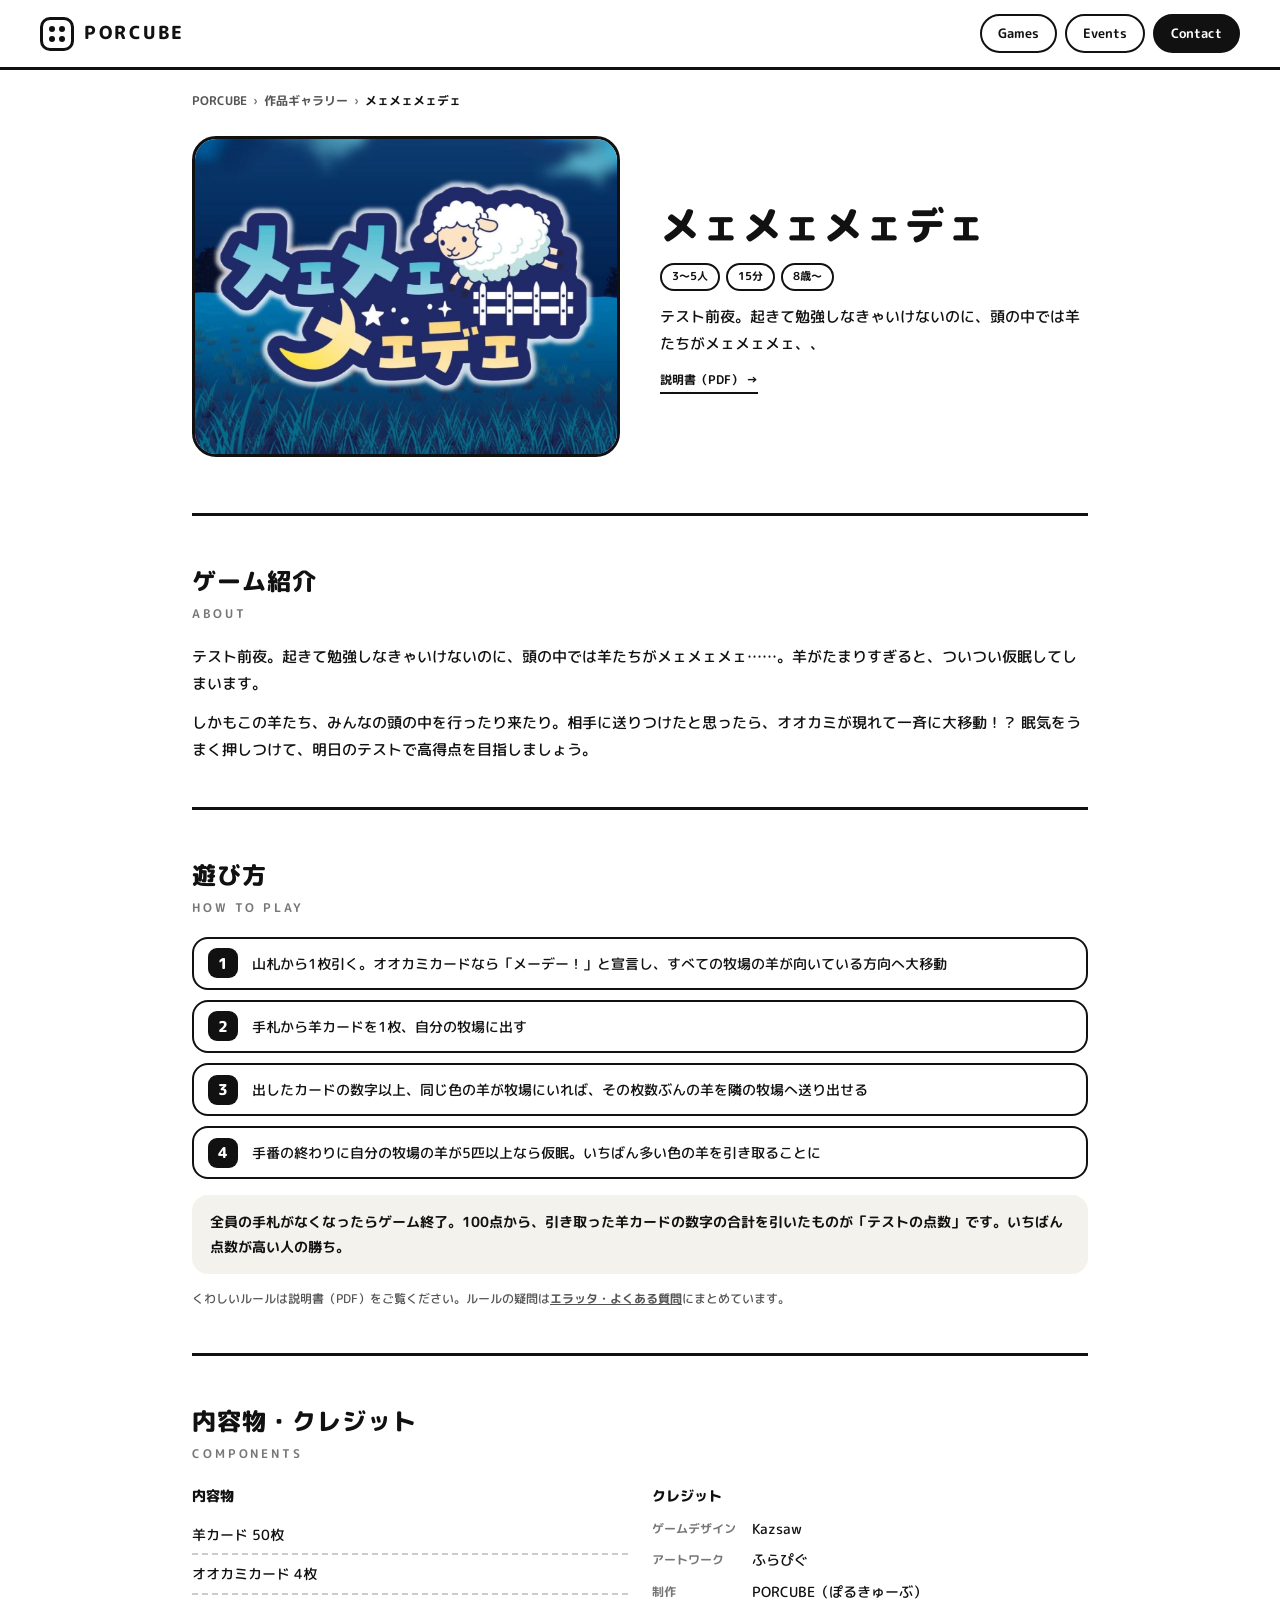
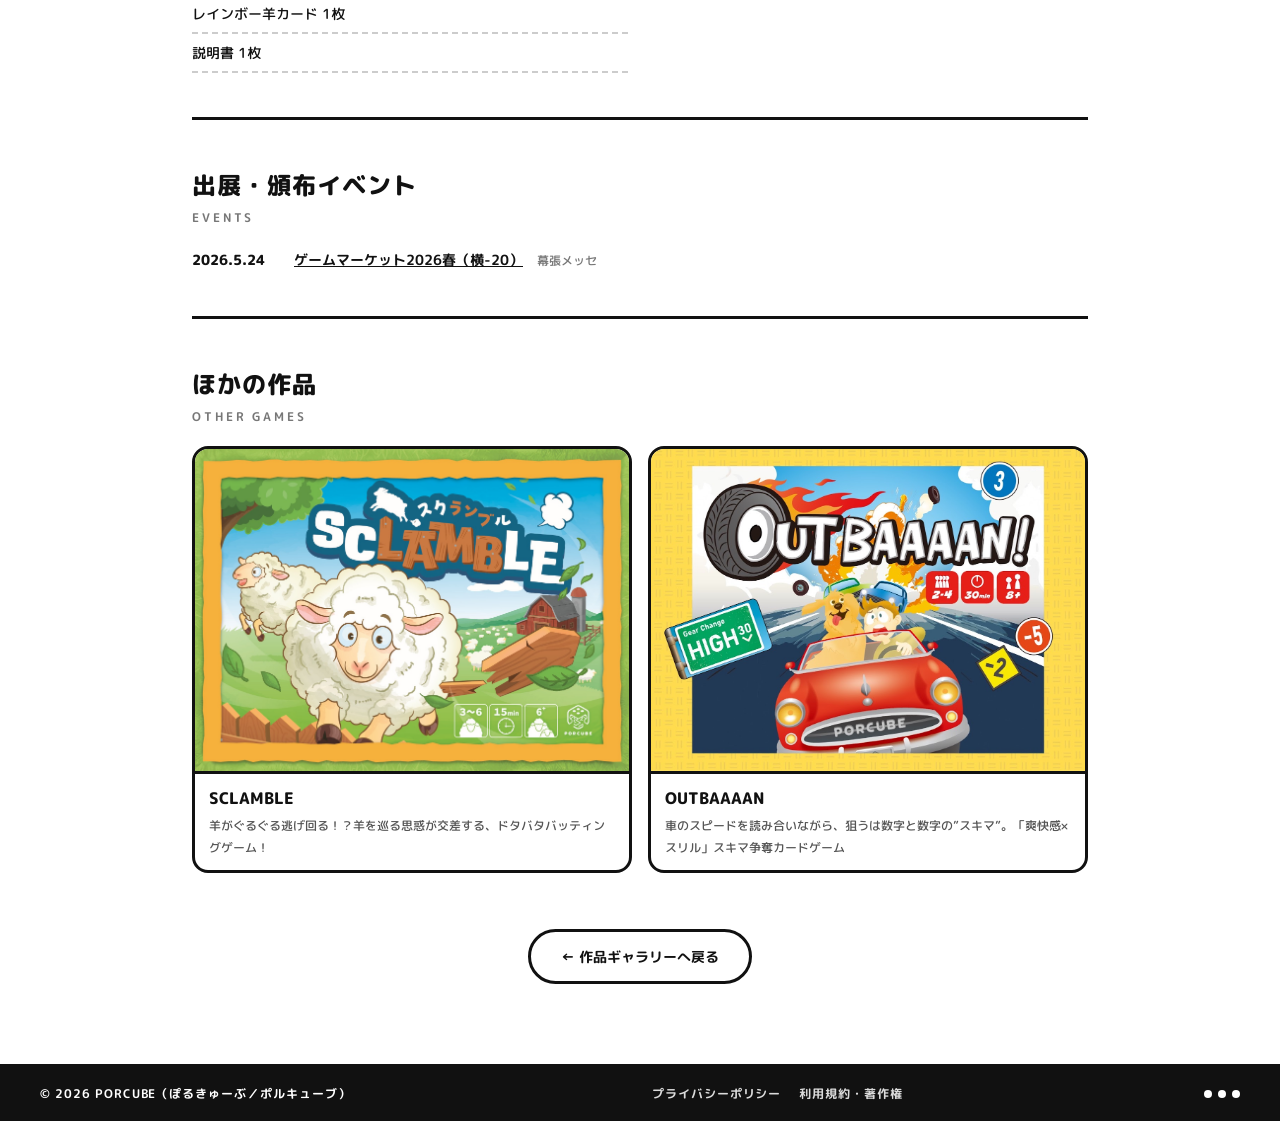
<file: games/mememeday.html>
<!DOCTYPE html>
<html lang="ja">
<head>
<meta charset="UTF-8">
<meta name="viewport" content="width=device-width, initial-scale=1.0">
<title>メェメェメェデェ｜3〜5人のボードゲーム｜PORCUBE</title>
<meta name="description" content="テスト前夜。起きて勉強しなきゃいけないのに、頭の中では羊たちがメェメェメェ、、（プレイ人数3〜5人・プレイ時間15分・対象年齢8歳～） ボードゲーム制作サークルPORCUBE（ぽるきゅーぶ）の作品です。">
<link rel="canonical" href="https://porcube.github.io/games/mememeday.html">
<link rel="icon" href="../assets/logo.png">
<meta property="og:type" content="article">
<meta property="og:url" content="https://porcube.github.io/games/mememeday.html">
<meta property="og:site_name" content="PORCUBE（ぽるきゅーぶ）">
<meta property="og:title" content="メェメェメェデェ｜PORCUBE">
<meta property="og:description" content="テスト前夜。起きて勉強しなきゃいけないのに、頭の中では羊たちがメェメェメェ、、">
<meta property="og:image" content="https://porcube.github.io/assets/mememeday.jpg">
<meta name="twitter:card" content="summary_large_image">
<script type="application/ld+json">
[
  {
    "@context": "https://schema.org",
    "@type": "Game",
    "name": "メェメェメェデェ",
    "description": "テスト前夜。起きて勉強しなきゃいけないのに、頭の中では羊たちがメェメェメェ、、",
    "url": "https://porcube.github.io/games/mememeday.html",
    "image": "https://porcube.github.io/assets/mememeday.jpg",
    "numberOfPlayers": {
      "@type": "QuantitativeValue",
      "minValue": 3,
      "maxValue": 5
    },
    "typicalAgeRange": "8-",
    "author": [
      {
        "@type": "Person",
        "name": "Kazsaw"
      }
    ],
    "publisher": {
      "@type": "Organization",
      "name": "PORCUBE",
      "alternateName": [
        "ぽるきゅーぶ",
        "ポルキューブ"
      ],
      "url": "https://porcube.github.io/"
    }
  },
  {
    "@context": "https://schema.org",
    "@type": "BreadcrumbList",
    "itemListElement": [
      {
        "@type": "ListItem",
        "position": 1,
        "name": "PORCUBE",
        "item": "https://porcube.github.io/"
      },
      {
        "@type": "ListItem",
        "position": 2,
        "name": "作品ギャラリー",
        "item": "https://porcube.github.io/#games"
      },
      {
        "@type": "ListItem",
        "position": 3,
        "name": "メェメェメェデェ",
        "item": "https://porcube.github.io/games/mememeday.html"
      }
    ]
  }
]
</script>
<link rel="preconnect" href="https://fonts.googleapis.com">
<link rel="preconnect" href="https://fonts.gstatic.com" crossorigin>
<link href="https://fonts.googleapis.com/css2?family=M+PLUS+Rounded+1c:wght@400;500;700;800&display=swap" rel="stylesheet">
<link rel="stylesheet" href="../css/style.css">
<!-- Google tag (gtag.js) -->
<script async src="https://www.googletagmanager.com/gtag/js?id=G-260PDCBPMC"></script>
<script>
  window.dataLayer = window.dataLayer || [];
  function gtag(){dataLayer.push(arguments);}
  gtag('js', new Date());

  gtag('config', 'G-260PDCBPMC');
</script>
</head>

<body>
<!-- このファイルは tools/build.js で自動生成しています。直接編集せず js/data.js を編集してください。 -->

<header class="site-header">
  <a class="brand" href="../" aria-label="PORCUBE トップへ">
    <span class="brand-die" aria-hidden="true">
      <span class="pip"></span><span class="pip"></span><span class="pip"></span><span class="pip"></span>
    </span>
    <span class="brand-name">PORCUBE</span>
  </a>
  <nav class="site-nav" aria-label="メインナビゲーション">
    <a class="nav-pill" href="../#games">Games</a>
    <a class="nav-pill" href="../#events">Events</a>
    <a class="nav-pill nav-pill--solid" href="../#contact">Contact</a>
  </nav>
</header>

<main class="detail">
  <nav class="breadcrumb" aria-label="パンくずリスト">
    <a href="../">PORCUBE</a><span aria-hidden="true">›</span><a href="../#games">作品ギャラリー</a><span aria-hidden="true">›</span><span aria-current="page">メェメェメェデェ</span>
  </nav>

  <section class="detail-hero">
    <div class="detail-hero-media">
      <img src="../assets/mememeday.jpg" alt="メェメェメェデェ のパッケージ">
    </div>
    <div class="detail-hero-body">
      
      <h1 class="detail-title">メェメェメェデェ</h1>
      
      <div class="game-specs"><span class="spec-chip">3〜5人</span><span class="spec-chip">15分</span><span class="spec-chip">8歳～</span></div>
      <p class="detail-lead">テスト前夜。起きて勉強しなきゃいけないのに、頭の中では羊たちがメェメェメェ、、</p>
      <div class="game-links"><a href="../assets/mememeday_manual.pdf" target="_blank" rel="noopener">説明書（PDF） →</a></div>
    </div>
  </section>

  <section class="detail-section">
    <div class="detail-section-head">
      <h2>ゲーム紹介</h2>
      <p class="section-sub">About</p>
    </div>
    <div class="detail-prose"><p>テスト前夜。起きて勉強しなきゃいけないのに、頭の中では羊たちがメェメェメェ……。羊がたまりすぎると、ついつい仮眠してしまいます。</p><p>しかもこの羊たち、みんなの頭の中を行ったり来たり。相手に送りつけたと思ったら、オオカミが現れて一斉に大移動！？ 眠気をうまく押しつけて、明日のテストで高得点を目指しましょう。</p></div>
  </section>
  <section class="detail-section">
    <div class="detail-section-head">
      <h2>遊び方</h2>
      <p class="section-sub">How to play</p>
    </div>
    <ol class="howto-list"><li>山札から1枚引く。オオカミカードなら「メーデー！」と宣言し、すべての牧場の羊が向いている方向へ大移動</li><li>手札から羊カードを1枚、自分の牧場に出す</li><li>出したカードの数字以上、同じ色の羊が牧場にいれば、その枚数ぶんの羊を隣の牧場へ送り出せる</li><li>手番の終わりに自分の牧場の羊が5匹以上なら仮眠。いちばん多い色の羊を引き取ることに</li></ol><p class="howto-goal">全員の手札がなくなったらゲーム終了。100点から、引き取った羊カードの数字の合計を引いたものが「テストの点数」です。いちばん点数が高い人の勝ち。</p><p class="detail-note">くわしいルールは説明書（PDF）をご覧ください。ルールの疑問は<a href="../errata.html">エラッタ・よくある質問</a>にまとめています。</p>
  </section>
  <section class="detail-section">
    <div class="detail-section-head">
      <h2>内容物・クレジット</h2>
      <p class="section-sub">Components</p>
    </div>
    <div class="detail-cols"><div><h3 class="detail-h3">内容物</h3><ul class="detail-list"><li>羊カード 50枚</li><li>オオカミカード 4枚</li><li>レインボー羊カード 1枚</li><li>説明書 1枚</li></ul></div><div><h3 class="detail-h3">クレジット</h3><dl class="detail-credits"><dt>ゲームデザイン</dt><dd>Kazsaw</dd><dt>アートワーク</dt><dd>ふらぴぐ</dd><dt>制作</dt><dd>PORCUBE（ぽるきゅーぶ）</dd></dl></div></div>
  </section>
  <section class="detail-section">
    <div class="detail-section-head">
      <h2>出展・頒布イベント</h2>
      <p class="section-sub">Events</p>
    </div>
    <ul class="detail-events"><li><span class="detail-events-date">2026.5.24</span><a href="https://www.gamemarket.jp/gamemarket/2026s" target="_blank" rel="noopener">ゲームマーケット2026春（横-20）</a><span class="detail-events-place">幕張メッセ</span></li></ul>
  </section>
  <section class="detail-section">
    <div class="detail-section-head">
      <h2>ほかの作品</h2>
      <p class="section-sub">Other games</p>
    </div>
    <ul class="other-games"><li><a href="sclamble.html"><img src="../assets/sclamble.jpg" alt="" loading="lazy"><span class="other-games-title">SCLAMBLE</span><span class="other-games-desc">羊がぐるぐる逃げ回る！？羊を巡る思惑が交差する、ドタバタバッティングゲーム！</span></a></li><li><a href="outbaaaan.html"><img src="../assets/outbaaaan.jpg" alt="" loading="lazy"><span class="other-games-title">OUTBAAAAN</span><span class="other-games-desc">車のスピードを読み合いながら、狙うは数字と数字の”スキマ”。「爽快感×スリル」スキマ争奪カードゲーム</span></a></li></ul>
  </section>

  <p class="detail-back"><a class="btn" href="../#games">← 作品ギャラリーへ戻る</a></p>
</main>

<footer class="site-footer">
  <span>© <span id="year">2026</span> PORCUBE（ぽるきゅーぶ／ポルキューブ）</span>
  <span class="footer-links">
    <a href="../privacy.html">プライバシーポリシー</a>
    <a href="../copyright.html">利用規約・著作権</a>
  </span>
  <span class="footer-pips" aria-hidden="true"><span></span><span></span><span></span></span>
</footer>
<script>document.getElementById("year").textContent = new Date().getFullYear();</script>

</body>
</html>
</file>
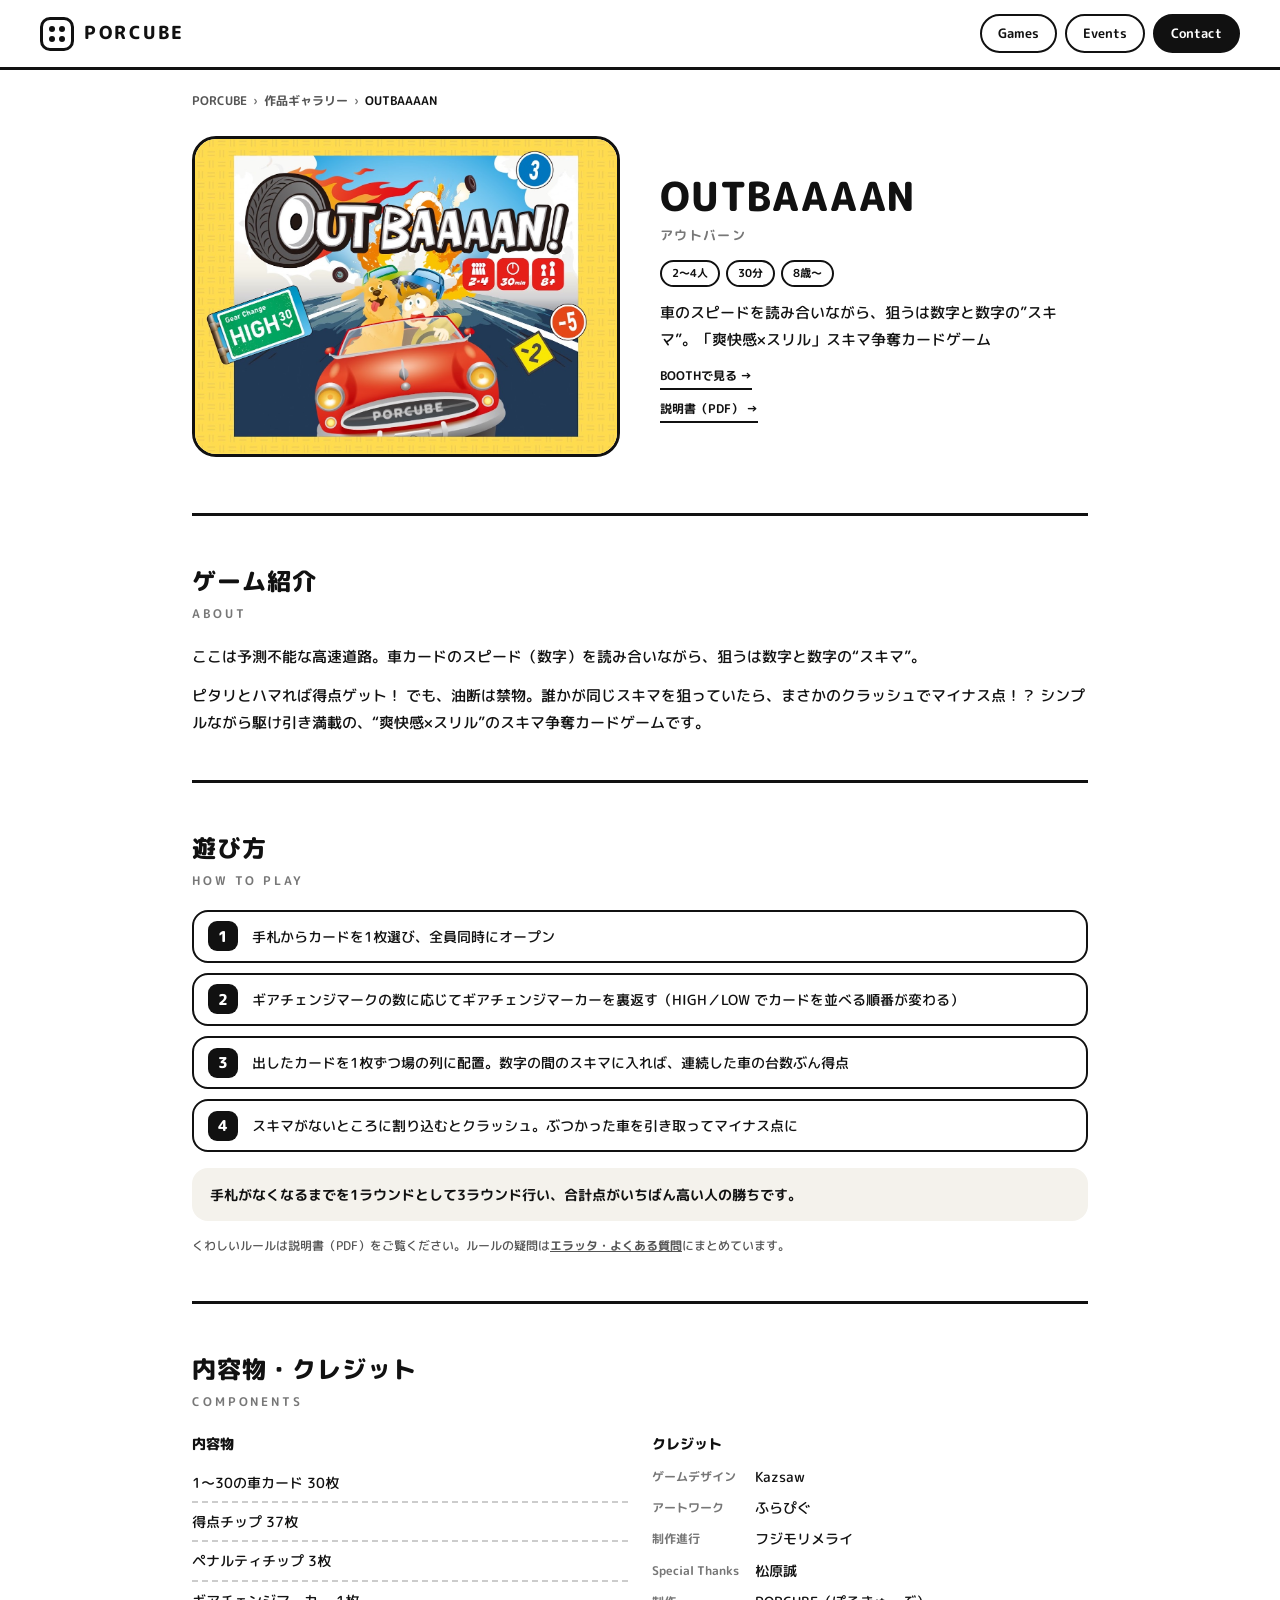
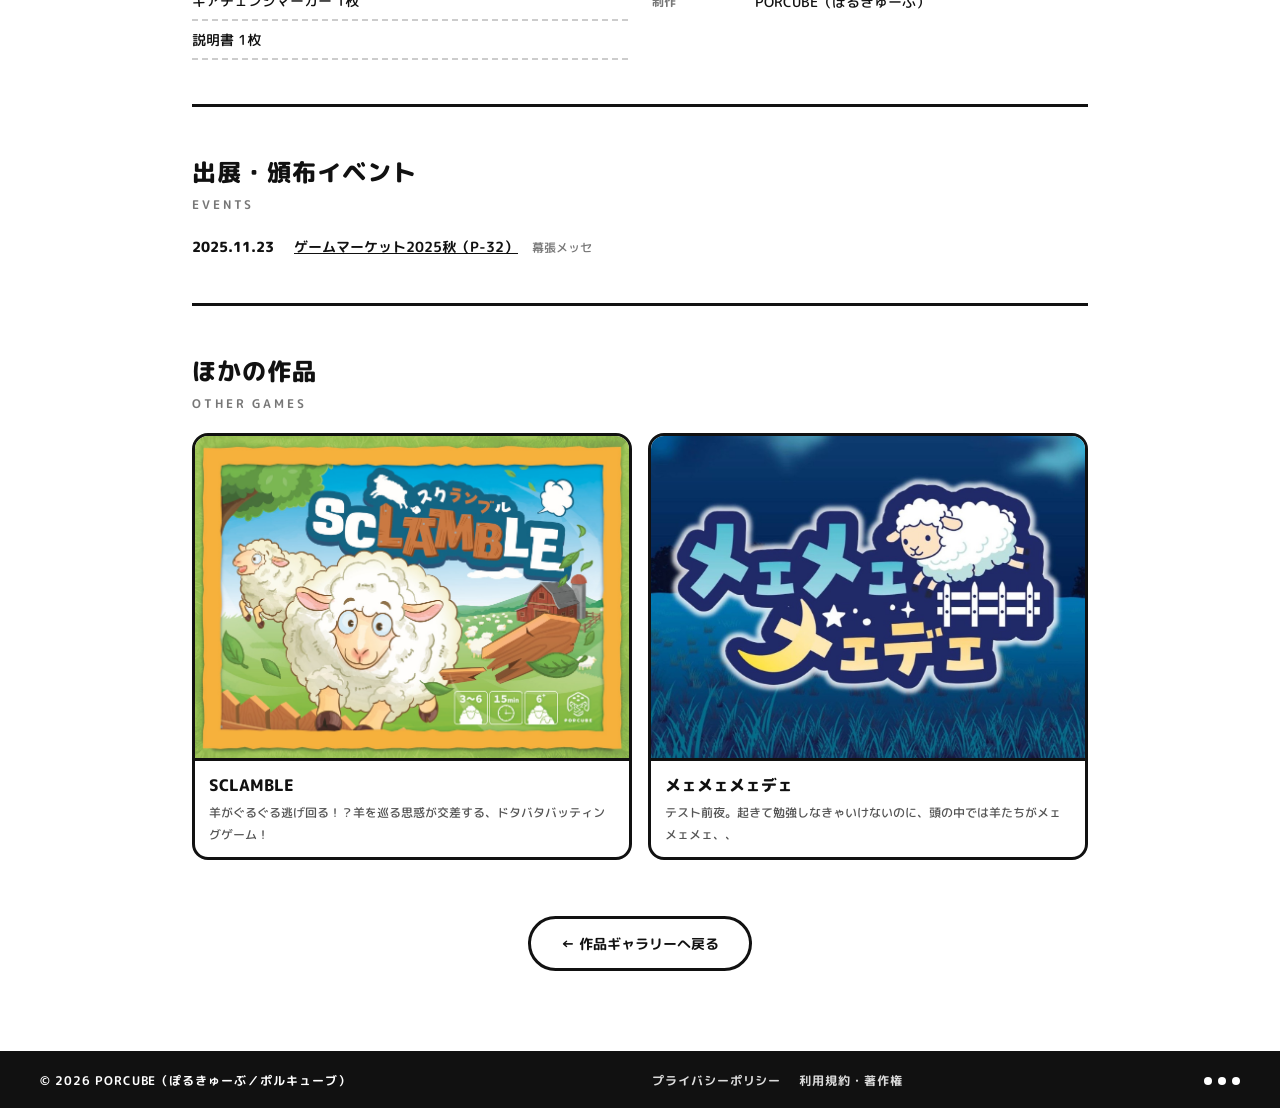
<file: games/outbaaaan.html>
<!DOCTYPE html>
<html lang="ja">
<head>
<meta charset="UTF-8">
<meta name="viewport" content="width=device-width, initial-scale=1.0">
<title>OUTBAAAAN（アウトバーン）｜2～4人のボードゲーム｜PORCUBE</title>
<meta name="description" content="車のスピードを読み合いながら、狙うは数字と数字の”スキマ”。「爽快感×スリル」スキマ争奪カードゲーム（プレイ人数2～4人・プレイ時間30分・対象年齢8歳～） ボードゲーム制作サークルPORCUBE（ぽるきゅーぶ）の作品です。">
<link rel="canonical" href="https://porcube.github.io/games/outbaaaan.html">
<link rel="icon" href="../assets/logo.png">
<meta property="og:type" content="article">
<meta property="og:url" content="https://porcube.github.io/games/outbaaaan.html">
<meta property="og:site_name" content="PORCUBE（ぽるきゅーぶ）">
<meta property="og:title" content="OUTBAAAAN（アウトバーン）｜PORCUBE">
<meta property="og:description" content="車のスピードを読み合いながら、狙うは数字と数字の”スキマ”。「爽快感×スリル」スキマ争奪カードゲーム">
<meta property="og:image" content="https://porcube.github.io/assets/outbaaaan.jpg">
<meta name="twitter:card" content="summary_large_image">
<script type="application/ld+json">
[
  {
    "@context": "https://schema.org",
    "@type": "Game",
    "name": "OUTBAAAAN",
    "alternateName": "アウトバーン",
    "description": "車のスピードを読み合いながら、狙うは数字と数字の”スキマ”。「爽快感×スリル」スキマ争奪カードゲーム",
    "url": "https://porcube.github.io/games/outbaaaan.html",
    "image": "https://porcube.github.io/assets/outbaaaan.jpg",
    "numberOfPlayers": {
      "@type": "QuantitativeValue",
      "minValue": 2,
      "maxValue": 4
    },
    "typicalAgeRange": "8-",
    "author": [
      {
        "@type": "Person",
        "name": "Kazsaw"
      }
    ],
    "publisher": {
      "@type": "Organization",
      "name": "PORCUBE",
      "alternateName": [
        "ぽるきゅーぶ",
        "ポルキューブ"
      ],
      "url": "https://porcube.github.io/"
    }
  },
  {
    "@context": "https://schema.org",
    "@type": "BreadcrumbList",
    "itemListElement": [
      {
        "@type": "ListItem",
        "position": 1,
        "name": "PORCUBE",
        "item": "https://porcube.github.io/"
      },
      {
        "@type": "ListItem",
        "position": 2,
        "name": "作品ギャラリー",
        "item": "https://porcube.github.io/#games"
      },
      {
        "@type": "ListItem",
        "position": 3,
        "name": "OUTBAAAAN",
        "item": "https://porcube.github.io/games/outbaaaan.html"
      }
    ]
  }
]
</script>
<link rel="preconnect" href="https://fonts.googleapis.com">
<link rel="preconnect" href="https://fonts.gstatic.com" crossorigin>
<link href="https://fonts.googleapis.com/css2?family=M+PLUS+Rounded+1c:wght@400;500;700;800&display=swap" rel="stylesheet">
<link rel="stylesheet" href="../css/style.css">
<!-- Google tag (gtag.js) -->
<script async src="https://www.googletagmanager.com/gtag/js?id=G-260PDCBPMC"></script>
<script>
  window.dataLayer = window.dataLayer || [];
  function gtag(){dataLayer.push(arguments);}
  gtag('js', new Date());

  gtag('config', 'G-260PDCBPMC');
</script>
</head>

<body>
<!-- このファイルは tools/build.js で自動生成しています。直接編集せず js/data.js を編集してください。 -->

<header class="site-header">
  <a class="brand" href="../" aria-label="PORCUBE トップへ">
    <span class="brand-die" aria-hidden="true">
      <span class="pip"></span><span class="pip"></span><span class="pip"></span><span class="pip"></span>
    </span>
    <span class="brand-name">PORCUBE</span>
  </a>
  <nav class="site-nav" aria-label="メインナビゲーション">
    <a class="nav-pill" href="../#games">Games</a>
    <a class="nav-pill" href="../#events">Events</a>
    <a class="nav-pill nav-pill--solid" href="../#contact">Contact</a>
  </nav>
</header>

<main class="detail">
  <nav class="breadcrumb" aria-label="パンくずリスト">
    <a href="../">PORCUBE</a><span aria-hidden="true">›</span><a href="../#games">作品ギャラリー</a><span aria-hidden="true">›</span><span aria-current="page">OUTBAAAAN</span>
  </nav>

  <section class="detail-hero">
    <div class="detail-hero-media">
      <img src="../assets/outbaaaan.jpg" alt="OUTBAAAAN のパッケージ">
    </div>
    <div class="detail-hero-body">
      
      <h1 class="detail-title">OUTBAAAAN</h1>
      <p class="detail-kana">アウトバーン</p>
      <div class="game-specs"><span class="spec-chip">2～4人</span><span class="spec-chip">30分</span><span class="spec-chip">8歳～</span></div>
      <p class="detail-lead">車のスピードを読み合いながら、狙うは数字と数字の”スキマ”。「爽快感×スリル」スキマ争奪カードゲーム</p>
      <div class="game-links"><a href="https://porcube.booth.pm/" target="_blank" rel="noopener">BOOTHで見る →</a><a href="../assets/outbaaaan_manual.pdf" target="_blank" rel="noopener">説明書（PDF） →</a></div>
    </div>
  </section>

  <section class="detail-section">
    <div class="detail-section-head">
      <h2>ゲーム紹介</h2>
      <p class="section-sub">About</p>
    </div>
    <div class="detail-prose"><p>ここは予測不能な高速道路。車カードのスピード（数字）を読み合いながら、狙うは数字と数字の“スキマ”。</p><p>ピタリとハマれば得点ゲット！ でも、油断は禁物。誰かが同じスキマを狙っていたら、まさかのクラッシュでマイナス点！？ シンプルながら駆け引き満載の、“爽快感×スリル”のスキマ争奪カードゲームです。</p></div>
  </section>
  <section class="detail-section">
    <div class="detail-section-head">
      <h2>遊び方</h2>
      <p class="section-sub">How to play</p>
    </div>
    <ol class="howto-list"><li>手札からカードを1枚選び、全員同時にオープン</li><li>ギアチェンジマークの数に応じてギアチェンジマーカーを裏返す（HIGH／LOW でカードを並べる順番が変わる）</li><li>出したカードを1枚ずつ場の列に配置。数字の間のスキマに入れば、連続した車の台数ぶん得点</li><li>スキマがないところに割り込むとクラッシュ。ぶつかった車を引き取ってマイナス点に</li></ol><p class="howto-goal">手札がなくなるまでを1ラウンドとして3ラウンド行い、合計点がいちばん高い人の勝ちです。</p><p class="detail-note">くわしいルールは説明書（PDF）をご覧ください。ルールの疑問は<a href="../errata.html">エラッタ・よくある質問</a>にまとめています。</p>
  </section>
  <section class="detail-section">
    <div class="detail-section-head">
      <h2>内容物・クレジット</h2>
      <p class="section-sub">Components</p>
    </div>
    <div class="detail-cols"><div><h3 class="detail-h3">内容物</h3><ul class="detail-list"><li>1〜30の車カード 30枚</li><li>得点チップ 37枚</li><li>ペナルティチップ 3枚</li><li>ギアチェンジマーカー 1枚</li><li>説明書 1枚</li></ul></div><div><h3 class="detail-h3">クレジット</h3><dl class="detail-credits"><dt>ゲームデザイン</dt><dd>Kazsaw</dd><dt>アートワーク</dt><dd>ふらぴぐ</dd><dt>制作進行</dt><dd>フジモリメライ</dd><dt>Special Thanks</dt><dd>松原誠</dd><dt>制作</dt><dd>PORCUBE（ぽるきゅーぶ）</dd></dl></div></div>
  </section>
  <section class="detail-section">
    <div class="detail-section-head">
      <h2>出展・頒布イベント</h2>
      <p class="section-sub">Events</p>
    </div>
    <ul class="detail-events"><li><span class="detail-events-date">2025.11.23</span><a href="https://www.gamemarket.jp/gamemarket/2025a" target="_blank" rel="noopener">ゲームマーケット2025秋（P-32）</a><span class="detail-events-place">幕張メッセ</span></li></ul>
  </section>
  <section class="detail-section">
    <div class="detail-section-head">
      <h2>ほかの作品</h2>
      <p class="section-sub">Other games</p>
    </div>
    <ul class="other-games"><li><a href="sclamble.html"><img src="../assets/sclamble.jpg" alt="" loading="lazy"><span class="other-games-title">SCLAMBLE</span><span class="other-games-desc">羊がぐるぐる逃げ回る！？羊を巡る思惑が交差する、ドタバタバッティングゲーム！</span></a></li><li><a href="mememeday.html"><img src="../assets/mememeday.jpg" alt="" loading="lazy"><span class="other-games-title">メェメェメェデェ</span><span class="other-games-desc">テスト前夜。起きて勉強しなきゃいけないのに、頭の中では羊たちがメェメェメェ、、</span></a></li></ul>
  </section>

  <p class="detail-back"><a class="btn" href="../#games">← 作品ギャラリーへ戻る</a></p>
</main>

<footer class="site-footer">
  <span>© <span id="year">2026</span> PORCUBE（ぽるきゅーぶ／ポルキューブ）</span>
  <span class="footer-links">
    <a href="../privacy.html">プライバシーポリシー</a>
    <a href="../copyright.html">利用規約・著作権</a>
  </span>
  <span class="footer-pips" aria-hidden="true"><span></span><span></span><span></span></span>
</footer>
<script>document.getElementById("year").textContent = new Date().getFullYear();</script>

</body>
</html>
</file>
<file: css/style.css>
/* ============================================
   PORCUBE — monochrome bold-line theme
   ink:#111 / paper:#fff / mist:#f4f2ec
   ============================================ */
:root {
  --ink: #111111;
  --paper: #ffffff;
  --mist: #f4f2ec;
  --gray: #777777;
  --gray-dark: #555555;
  --line: 3px;
  --radius-lg: 24px;
  --radius-md: 16px;
  --font: 'M PLUS Rounded 1c', 'Hiragino Maru Gothic ProN', sans-serif;
}

* { margin: 0; padding: 0; box-sizing: border-box; }

html { scroll-behavior: smooth; }
@media (prefers-reduced-motion: reduce) {
  html { scroll-behavior: auto; }
}

body {
  font-family: var(--font);
  color: var(--ink);
  background: var(--paper);
  line-height: 1.8;
  font-weight: 500;
}

img { max-width: 100%; display: block; }
a { color: inherit; }

/* ---------- header ---------- */
.site-header {
  position: sticky;
  top: 0;
  z-index: 100;
  display: flex;
  justify-content: space-between;
  align-items: center;
  gap: 12px;
  padding: 14px clamp(16px, 4vw, 40px);
  background: var(--paper);
  border-bottom: var(--line) solid var(--ink);
}

.brand {
  display: flex;
  align-items: center;
  gap: 10px;
  text-decoration: none;
}

.brand-die {
  width: 34px;
  height: 34px;
  flex: 0 0 34px;
  border: var(--line) solid var(--ink);
  border-radius: 10px;
  display: grid;
  grid-template-columns: repeat(2, 6px);
  gap: 4px;
  place-content: center;
  transition: transform .3s ease;
}
.brand:hover .brand-die { transform: rotate(-12deg); }
.pip, .brand-die span {
  width: 6px; height: 6px;
  background: var(--ink);
  border-radius: 50%;
}

.brand-name {
  font-weight: 800;
  font-size: 18px;
  letter-spacing: .14em;
}

.site-nav { display: flex; gap: 8px; }

.nav-pill {
  display: inline-block;
  padding: 6px 16px;
  border: 2px solid var(--ink);
  border-radius: 999px;
  font-size: 13px;
  font-weight: 700;
  text-decoration: none;
  transition: background .2s ease, color .2s ease;
}
.nav-pill:hover { background: var(--mist); }
.nav-pill--solid { background: var(--ink); color: var(--paper); }
.nav-pill--solid:hover { background: var(--gray-dark); border-color: var(--gray-dark); }

/* ---------- buttons ---------- */
.btn {
  display: inline-block;
  padding: 12px 30px;
  border: var(--line) solid var(--ink);
  border-radius: 999px;
  font-family: var(--font);
  font-size: 14px;
  font-weight: 700;
  text-decoration: none;
  background: var(--paper);
  color: var(--ink);
  cursor: pointer;
  transition: transform .15s ease, background .2s ease, color .2s ease;
}
.btn:hover { transform: translateY(-2px); background: var(--mist); }
.btn--solid { background: var(--ink); color: var(--paper); }
.btn--solid:hover { background: var(--gray-dark); border-color: var(--gray-dark); }

/* ---------- hero ---------- */
.hero {
  position: relative;
  text-align: center;
  padding: clamp(48px, 8vw, 90px) 20px clamp(56px, 9vw, 100px);
  overflow: hidden;
}

.hero-pips span {
  position: absolute;
  background: var(--ink);
  opacity: .1;
  border-radius: 50%;
}
.hero-pips span:nth-child(1) { width: 18px; height: 18px; top: 12%; left: 8%; }
.hero-pips span:nth-child(2) { width: 10px; height: 10px; top: 28%; left: 16%; }
.hero-pips span:nth-child(3) { width: 14px; height: 14px; top: 15%; right: 10%; }
.hero-pips span:nth-child(4) { width: 8px;  height: 8px;  top: 40%; right: 18%; }
.hero-pips span:nth-child(5) { width: 12px; height: 12px; bottom: 14%; left: 20%; }
.hero-pips span:nth-child(6) { width: 16px; height: 16px; bottom: 10%; right: 12%; }

.hero-logo {
  width: clamp(180px, 30vw, 260px);
  margin: 0 auto 18px;
}

.hero-title {
  font-size: clamp(26px, 5vw, 40px);
  font-weight: 800;
  letter-spacing: .02em;
  margin-bottom: 14px;
}

.hero-lead {
  font-size: clamp(13px, 2vw, 15px);
  color: var(--gray-dark);
  margin-bottom: 30px;
}

/* ---------- sections ---------- */
.section {
  max-width: 1040px;
  margin: 0 auto;
  padding: clamp(48px, 7vw, 80px) clamp(16px, 4vw, 32px);
}
.section + .section { border-top: var(--line) solid var(--ink); }

.section-head {
  text-align: center;
  margin-bottom: clamp(28px, 5vw, 48px);
}
.section-head h2 {
  font-size: clamp(22px, 4vw, 30px);
  font-weight: 800;
  letter-spacing: .04em;
}
.section-sub {
  font-size: 12px;
  font-weight: 700;
  letter-spacing: .24em;
  color: var(--gray);
  text-transform: uppercase;
}

/* section number as a dice face */
.section-die {
  position: relative;
  display: inline-block;
  width: 44px;
  height: 44px;
  border: var(--line) solid var(--ink);
  border-radius: 14px;
  margin-bottom: 12px;
  transform: rotate(-8deg);
}
.section-die::before,
.section-die::after {
  content: "";
  position: absolute;
  width: 8px; height: 8px;
  background: var(--ink);
  border-radius: 50%;
}
.section-die[data-face="1"]::before { top: 50%; left: 50%; transform: translate(-50%, -50%); }
.section-die[data-face="1"]::after  { display: none; }
.section-die[data-face="2"]::before { top: 9px; left: 9px; }
.section-die[data-face="2"]::after  { bottom: 9px; right: 9px; }
.section-die[data-face="3"]::before { top: 5px; left: 5px; width: 7px; height: 7px; box-shadow: 10.5px 10.5px 0 var(--ink); }
.section-die[data-face="3"]::after  { bottom: 5px; right: 5px; width: 7px; height: 7px; }

/* ---------- games ---------- */
.games-grid {
  display: grid;
  grid-template-columns: repeat(auto-fit, minmax(260px, 1fr));
  gap: 22px;
}

.game-card {
  border: var(--line) solid var(--ink);
  border-radius: var(--radius-lg);
  overflow: hidden;
  background: var(--paper);
  display: flex;
  flex-direction: column;
  transition: transform .2s ease, box-shadow .2s ease;
}
.game-card:hover {
  transform: translateY(-4px) rotate(-.4deg);
  box-shadow: 6px 6px 0 var(--ink);
}

.game-thumb {
  aspect-ratio: 4 / 3;
  background: var(--mist);
  border-bottom: var(--line) solid var(--ink);
  display: flex;
  align-items: center;
  justify-content: center;
}
.game-thumb img { width: 100%; height: 100%; object-fit: cover; }
.game-thumb--empty {
  color: var(--gray);
  font-size: 12px;
  font-weight: 700;
  letter-spacing: .1em;
}

.game-body {
  padding: 18px 20px 20px;
  display: flex;
  flex-direction: column;
  gap: 10px;
  flex: 1;
}

.game-title {
  font-size: 18px;
  font-weight: 800;
}

.game-specs {
  display: flex;
  flex-wrap: wrap;
  gap: 6px;
}
.spec-chip {
  font-size: 11px;
  font-weight: 700;
  border: 2px solid var(--ink);
  border-radius: 999px;
  padding: 2px 10px;
  white-space: nowrap;
}

.game-desc {
  font-size: 13px;
  color: var(--gray-dark);
  flex: 1;
}

.game-links { display: flex; flex-direction: column; align-items: flex-start; gap: 8px; }
.game-links a {
  font-size: 12px;
  font-weight: 700;
  text-decoration: none;
  border-bottom: 2px solid var(--ink);
  padding-bottom: 1px;
}
.game-links a:hover { color: var(--gray-dark); border-color: var(--gray-dark); }

.badge-new {
  align-self: flex-start;
  background: var(--ink);
  color: var(--paper);
  font-size: 10px;
  font-weight: 800;
  letter-spacing: .18em;
  border-radius: 999px;
  padding: 3px 12px;
}

/* ---------- events ---------- */
.events-wrap { max-width: 720px; margin: 0 auto; }

.events-label {
  font-size: 14px;
  font-weight: 800;
  letter-spacing: .08em;
  margin: 28px 0 12px;
  display: flex;
  align-items: center;
  gap: 8px;
}
.events-label::before {
  content: "";
  width: 10px; height: 10px;
  background: var(--ink);
  border-radius: 50%;
}

.events-list { list-style: none; }

.event-row {
  display: flex;
  align-items: center;
  gap: 16px;
  border: var(--line) solid var(--ink);
  border-radius: var(--radius-md);
  padding: 14px 18px;
  margin-bottom: 12px;
  background: var(--paper);
}

.event-date {
  flex: 0 0 auto;
  text-align: center;
  border: 2px solid var(--ink);
  border-radius: 12px;
  padding: 6px 12px;
  min-width: 86px;
}
.event-date .ym { display: block; font-size: 11px; font-weight: 700; color: var(--gray-dark); line-height: 1.3; }
.event-date .d  { display: block; font-size: 20px; font-weight: 800; line-height: 1.2; }

.event-info { flex: 1; min-width: 0; }
.event-name { font-size: 15px; font-weight: 800; }
.event-meta { font-size: 12px; color: var(--gray-dark); }
.event-booth {
  display: inline-block;
  font-size: 11px;
  font-weight: 800;
  background: var(--mist);
  border: 2px solid var(--ink);
  border-radius: 999px;
  padding: 1px 10px;
  margin-left: 6px;
}

.events-list--past .event-row {
  border-color: #bbbbbb;
  color: var(--gray);
}
.events-list--past .event-date { border-color: #bbbbbb; }
.events-list--past .event-date .ym,
.events-list--past .event-meta { color: var(--gray); }
.events-list--past .event-name { font-weight: 700; }

.events-empty {
  font-size: 13px;
  color: var(--gray);
  border: 2px dashed #bbbbbb;
  border-radius: var(--radius-md);
  padding: 18px;
  text-align: center;
}

/* ---------- contact ---------- */
.contact-card {
  max-width: 640px;
  margin: 0 auto;
  border: var(--line) solid var(--ink);
  border-radius: var(--radius-lg);
  padding: clamp(28px, 5vw, 44px);
  text-align: center;
  background: var(--paper);
}
.contact-card > p { font-size: 14px; margin-bottom: 22px; }

.contact-actions {
  display: flex;
  flex-wrap: wrap;
  justify-content: center;
  gap: 12px;
  margin-bottom: 16px;
}

.contact-note { font-size: 11px; color: var(--gray); margin-bottom: 0 !important; }

/* ---------- footer ---------- */
.site-footer {
  display: flex;
  justify-content: space-between;
  align-items: center;
  padding: 16px clamp(16px, 4vw, 40px);
  border-top: var(--line) solid var(--ink);
  background: var(--ink);
  color: var(--paper);
  font-size: 12px;
  font-weight: 700;
  letter-spacing: .08em;
}
.footer-pips { display: flex; gap: 6px; }
.footer-pips span {
  width: 8px; height: 8px;
  background: var(--paper);
  border-radius: 50%;
}

/* ---------- reveal animation ---------- */
.reveal {
  opacity: 0;
  transform: translateY(14px);
  transition: opacity .5s ease, transform .5s ease;
}
.reveal.is-visible { opacity: 1; transform: none; }
@media (prefers-reduced-motion: reduce) {
  .reveal { opacity: 1; transform: none; transition: none; }
  .game-card, .btn, .brand-die { transition: none; }
}

/* ---------- responsive ---------- */
.sp-only { display: none; }
@media (max-width: 640px) {
  .sp-only { display: inline; }
  .pc-only { display: none; }
  .brand-name { font-size: 15px; }
  .nav-pill { padding: 5px 12px; font-size: 12px; }
  .event-row { flex-direction: row; }
}
@media (max-width: 400px) {
  .site-header { flex-direction: column; gap: 10px; }
}

/* focus visibility */
a:focus-visible, .btn:focus-visible {
  outline: 3px solid var(--ink);
  outline-offset: 3px;
  border-radius: 999px;
}

.footer-links {
  display: flex;
  gap: 18px;
  flex-wrap: wrap;
  justify-content: center;
}
.footer-links a {
  color: var(--paper);
  text-decoration: none;
  white-space: nowrap;
  opacity: .85;
}
.footer-links a:hover { opacity: 1; text-decoration: underline; }

@media (max-width: 620px) {
  .site-footer {
    flex-direction: column;
    gap: 12px;
    text-align: center;
    padding-top: 20px;
    padding-bottom: 20px;
  }
}

.event-row--link {
  text-decoration: none;
  color: inherit;
  transition: transform .15s ease, box-shadow .15s ease;
}
.event-row--link:hover {
  transform: translateY(-2px);
  box-shadow: 4px 4px 0 var(--ink);
}
.event-arrow { flex: 0 0 auto; font-weight: 800; font-size: 16px; }
.events-list--past .event-row--link:hover { box-shadow: 4px 4px 0 #bbbbbb; }

.members-strip { border-top: var(--line) solid var(--ink); padding: 30px 20px 26px; text-align: center; }
.members-sub { font-size: 11px; font-weight: 800; letter-spacing: .24em; color: var(--gray); }
.members-title { font-size: 15px; font-weight: 800; margin-bottom: 18px; }
.members-list { max-width: 400px; margin: 0 auto; border: 2px solid var(--ink); border-radius: 16px; overflow: hidden; }
.member-card {
  display: flex; justify-content: space-between; align-items: center;
  gap: 16px; padding: 11px 18px;
  text-decoration: none; color: inherit;
}
.member-card + .member-card { border-top: 2px dashed #cccccc; }
a.member-card:hover { background: var(--mist); }
.member-name { font-size: 13px; font-weight: 800; }
.member-role { font-size: 11px; color: var(--gray); text-align: right; }

/* ---------- video modal ---------- */
.game-video-btn { align-self: flex-start; padding: 8px 20px; font-size: 13px; }

.video-modal {
  width: min(960px, calc(100% - 32px));
  max-width: none;
  max-height: none;
  margin: auto;
  padding: 0;
  border: none;
  background: transparent;
  overflow: visible;
}
.video-modal::backdrop { background: rgba(17, 17, 17, .8); }
.video-modal[open] { animation: video-pop .2s ease; }
.video-modal-inner { position: relative; }
.video-modal-player {
  display: block;
  width: 100%;
  max-height: calc(100vh - 100px);
  background: #000;
  border: var(--line) solid var(--paper);
  border-radius: var(--radius-md);
}
.video-modal-credit {
  margin: 12px 4px 0;
  font-size: 13px;
  font-weight: 700;
  color: var(--paper);
  text-align: right;
}
.video-modal-credit a { color: inherit; text-decoration: underline; text-underline-offset: 3px; }
.video-modal-credit a:hover { opacity: .75; }
.video-modal-close {
  position: absolute;
  top: -48px;
  right: 0;
  width: 40px;
  height: 40px;
  border: var(--line) solid var(--paper);
  border-radius: 50%;
  background: var(--ink);
  color: var(--paper);
  font-family: var(--font);
  font-size: 22px;
  font-weight: 800;
  line-height: 1;
  cursor: pointer;
}
.video-modal-close:hover { background: var(--gray-dark); }
@keyframes video-pop { from { opacity: 0; transform: scale(.96); } to { opacity: 1; transform: none; } }
@media (prefers-reduced-motion: reduce) { .video-modal[open] { animation: none; } }

/* ---------- games: title link ---------- */
.game-title-link { text-decoration: none; }
.game-title-link:hover { text-decoration: underline; text-underline-offset: 4px; }
.game-thumb > a { display: block; width: 100%; height: 100%; }

/* ---------- detail pages（作品ページ・エラッタ） ---------- */
.detail {
  max-width: 960px;
  margin: 0 auto;
  padding: 20px clamp(16px, 4vw, 32px) clamp(48px, 7vw, 80px);
}

.breadcrumb {
  display: flex;
  flex-wrap: wrap;
  gap: 6px;
  font-size: 12px;
  font-weight: 700;
  color: var(--gray);
  margin-bottom: 24px;
}
.breadcrumb a { text-decoration: none; color: var(--gray-dark); }
.breadcrumb a:hover { text-decoration: underline; }
.breadcrumb [aria-current] { color: var(--ink); }

.detail-hero {
  display: grid;
  grid-template-columns: minmax(0, 1fr) minmax(0, 1fr);
  gap: clamp(20px, 4vw, 40px);
  align-items: center;
  margin-bottom: clamp(32px, 6vw, 56px);
}
.detail-hero-media {
  aspect-ratio: 4 / 3;
  border: var(--line) solid var(--ink);
  border-radius: var(--radius-lg);
  overflow: hidden;
  background: var(--mist);
  display: flex;
  align-items: center;
  justify-content: center;
}
.detail-hero-media img { width: 100%; height: 100%; object-fit: cover; }
.detail-hero-body { display: flex; flex-direction: column; gap: 12px; }
.detail-title { font-size: clamp(28px, 5vw, 40px); font-weight: 800; line-height: 1.3; letter-spacing: .02em; }
.detail-kana { font-size: 13px; font-weight: 700; color: var(--gray); margin-top: -10px; letter-spacing: .1em; }
.detail-lead { font-size: 15px; }

.detail-section {
  border-top: var(--line) solid var(--ink);
  padding: clamp(28px, 5vw, 44px) 0;
}
.detail-section-head { margin-bottom: 18px; }
.detail-section-head h2 { font-size: clamp(19px, 3.4vw, 24px); font-weight: 800; letter-spacing: .04em; }

.detail-prose p { font-size: 15px; }
.detail-prose p + p { margin-top: 12px; }

.howto-list { list-style: none; counter-reset: howto; display: grid; gap: 10px; }
.howto-list li {
  counter-increment: howto;
  position: relative;
  padding: 12px 16px 12px 58px;
  border: 2px solid var(--ink);
  border-radius: var(--radius-md);
  font-size: 14px;
}
.howto-list li::before {
  content: counter(howto);
  position: absolute;
  left: 14px;
  top: 50%;
  transform: translateY(-50%);
  width: 30px; height: 30px;
  border-radius: 9px;
  background: var(--ink);
  color: var(--paper);
  font-weight: 800;
  font-size: 15px;
  display: grid;
  place-items: center;
}
.howto-goal {
  margin-top: 16px;
  padding: 14px 18px;
  background: var(--mist);
  border-radius: var(--radius-md);
  font-size: 14px;
  font-weight: 700;
}
.detail-note { margin-top: 14px; font-size: 12px; color: var(--gray-dark); }
.detail-note a { font-weight: 700; }

.detail-video {
  display: block;
  width: 100%;
  background: #000;
  border: var(--line) solid var(--ink);
  border-radius: var(--radius-md);
}
.detail-video-credit { margin-top: 8px; font-size: 12px; font-weight: 700; color: var(--gray-dark); text-align: right; }

.detail-cols { display: grid; grid-template-columns: repeat(auto-fit, minmax(240px, 1fr)); gap: 24px; }
.detail-h3 { font-size: 14px; font-weight: 800; margin-bottom: 8px; }
.detail-list { list-style: none; font-size: 14px; }
.detail-list li { padding: 6px 0; border-bottom: 2px dashed #cccccc; }
.detail-credits { display: grid; grid-template-columns: auto 1fr; gap: 6px 16px; font-size: 14px; }
.detail-credits dt { color: var(--gray); font-size: 12px; font-weight: 700; padding-top: 2px; }

.detail-events { list-style: none; display: grid; gap: 8px; font-size: 14px; }
.detail-events li { display: flex; flex-wrap: wrap; align-items: baseline; gap: 4px 14px; }
.detail-events-date { font-weight: 800; min-width: 88px; }
.detail-events a { font-weight: 700; }
.detail-events-place { font-size: 12px; color: var(--gray); }

.other-games { list-style: none; display: grid; grid-template-columns: repeat(auto-fit, minmax(220px, 1fr)); gap: 16px; }
.other-games a {
  display: flex;
  flex-direction: column;
  height: 100%;
  border: var(--line) solid var(--ink);
  border-radius: var(--radius-md);
  overflow: hidden;
  text-decoration: none;
  transition: transform .15s ease, box-shadow .15s ease;
}
.other-games a:hover { transform: translateY(-2px); box-shadow: 4px 4px 0 var(--ink); }
.other-games img { aspect-ratio: 4 / 3; object-fit: cover; border-bottom: var(--line) solid var(--ink); }
.other-games-title { padding: 10px 14px 0; font-weight: 800; }
.other-games-desc { padding: 2px 14px 12px; font-size: 12px; color: var(--gray-dark); }

.detail-back { text-align: center; padding-top: 12px; }

/* errata */
.detail-page-title { font-size: clamp(24px, 4.5vw, 34px); font-weight: 800; margin-bottom: 8px; }
.detail-page-lead { font-size: 14px; color: var(--gray-dark); margin-bottom: 12px; }
.errata-toc { display: flex; flex-wrap: wrap; gap: 8px; margin: 18px 0 8px; }
.errata-empty {
  font-size: 13px;
  color: var(--gray);
  border: 2px dashed #bbbbbb;
  border-radius: var(--radius-md);
  padding: 16px;
  text-align: center;
}
.errata-item { border: 2px solid var(--ink); border-radius: var(--radius-md); padding: 14px 18px; font-size: 14px; }
.errata-item + .errata-item { margin-top: 10px; }
.errata-item dt { font-weight: 800; }
.errata-item dd + dt { margin-top: 8px; }
.faq-item { border: 2px solid var(--ink); border-radius: var(--radius-md); font-size: 14px; }
.faq-item + .faq-item { margin-top: 10px; }
.faq-item summary { cursor: pointer; padding: 12px 18px; font-weight: 800; }
.faq-item > div { padding: 0 18px 14px; }

@media (max-width: 720px) {
  .detail-hero { grid-template-columns: 1fr; }
}
@media (prefers-reduced-motion: reduce) {
  .other-games a { transition: none; }
}

/* ---------- media（メディア掲載） ---------- */
.section-die[data-face="4"]::before { top: 7px; left: 7px; width: 7px; height: 7px; box-shadow: 17px 0 0 var(--ink); }
.section-die[data-face="4"]::after  { bottom: 7px; left: 7px; width: 7px; height: 7px; box-shadow: 17px 0 0 var(--ink); }

.hero-media { margin-top: 18px; }
.hero-media a {
  display: inline-block;
  padding: 6px 16px;
  border: 2px solid var(--ink);
  border-radius: 999px;
  background: var(--mist);
  font-size: 13px;
  font-weight: 800;
  text-decoration: none;
  transition: transform .15s ease, background .2s ease;
}
.hero-media a:hover { transform: translateY(-2px); background: var(--paper); }

.media-list { display: grid; gap: 22px; max-width: 880px; margin: 0 auto; }
.media-card {
  display: grid;
  grid-template-columns: minmax(0, 1.15fr) minmax(0, 1fr);
  border: var(--line) solid var(--ink);
  border-radius: var(--radius-lg);
  overflow: hidden;
  background: var(--paper);
}
.media-thumb { border-right: var(--line) solid var(--ink); background: #000; }
.media-body { padding: 20px 22px; display: flex; flex-direction: column; gap: 10px; }
.media-meta { display: flex; flex-wrap: wrap; gap: 4px 12px; font-size: 12px; font-weight: 700; color: var(--gray-dark); }
.media-outlet {
  background: var(--ink);
  color: var(--paper);
  border-radius: 999px;
  padding: 1px 10px;
}
.media-title { font-size: 16px; font-weight: 800; line-height: 1.5; }
.media-desc { font-size: 13px; color: var(--gray-dark); }

.yt-lite, .yt-lite-frame {
  position: relative;
  display: block;
  width: 100%;
  aspect-ratio: 16 / 9;
  border: 0;
}
.yt-lite img { width: 100%; height: 100%; object-fit: cover; }
.yt-lite-play {
  position: absolute;
  top: 50%; left: 50%;
  width: 68px; height: 48px;
  transform: translate(-50%, -50%);
  background: var(--ink);
  border: var(--line) solid var(--paper);
  border-radius: 14px;
  transition: transform .15s ease;
}
.yt-lite-play::after {
  content: "";
  position: absolute;
  top: 50%; left: 54%;
  transform: translate(-50%, -50%);
  border-style: solid;
  border-width: 9px 0 9px 15px;
  border-color: transparent transparent transparent var(--paper);
}
.yt-lite:hover .yt-lite-play { transform: translate(-50%, -50%) scale(1.08); }

.detail-section .media-card { grid-template-columns: 1fr; }
.detail-section .media-thumb { border-right: 0; border-bottom: var(--line) solid var(--ink); }

@media (max-width: 720px) {
  .media-card { grid-template-columns: 1fr; }
  .media-thumb { border-right: 0; border-bottom: var(--line) solid var(--ink); }
}
@media (prefers-reduced-motion: reduce) {
  .hero-media a, .yt-lite-play { transition: none; }
}

/* ---------- events: これからの予定をほんのり強調 ---------- */
:root { --accent-soft: #fff6d8; }
#events-upcoming .event-row { background: var(--accent-soft); }
#events-upcoming .event-date { background: var(--paper); }
</file>
